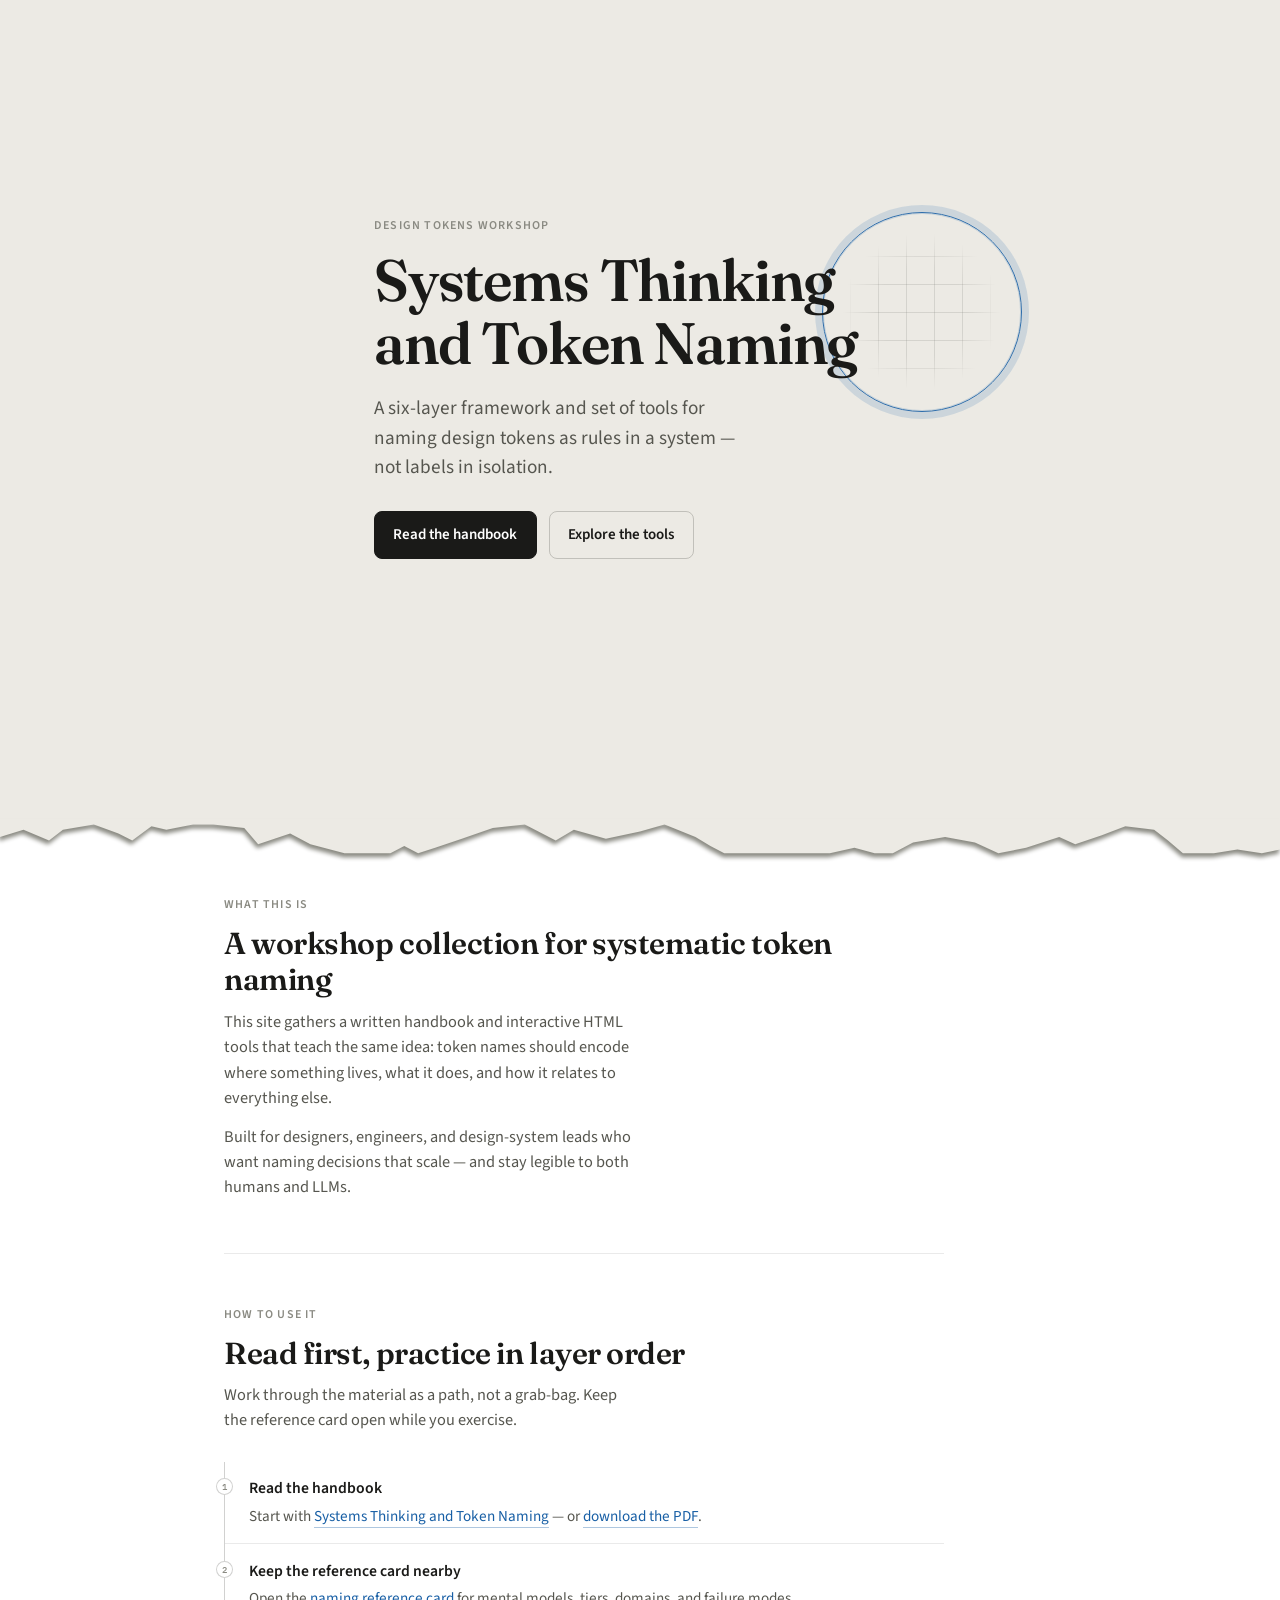
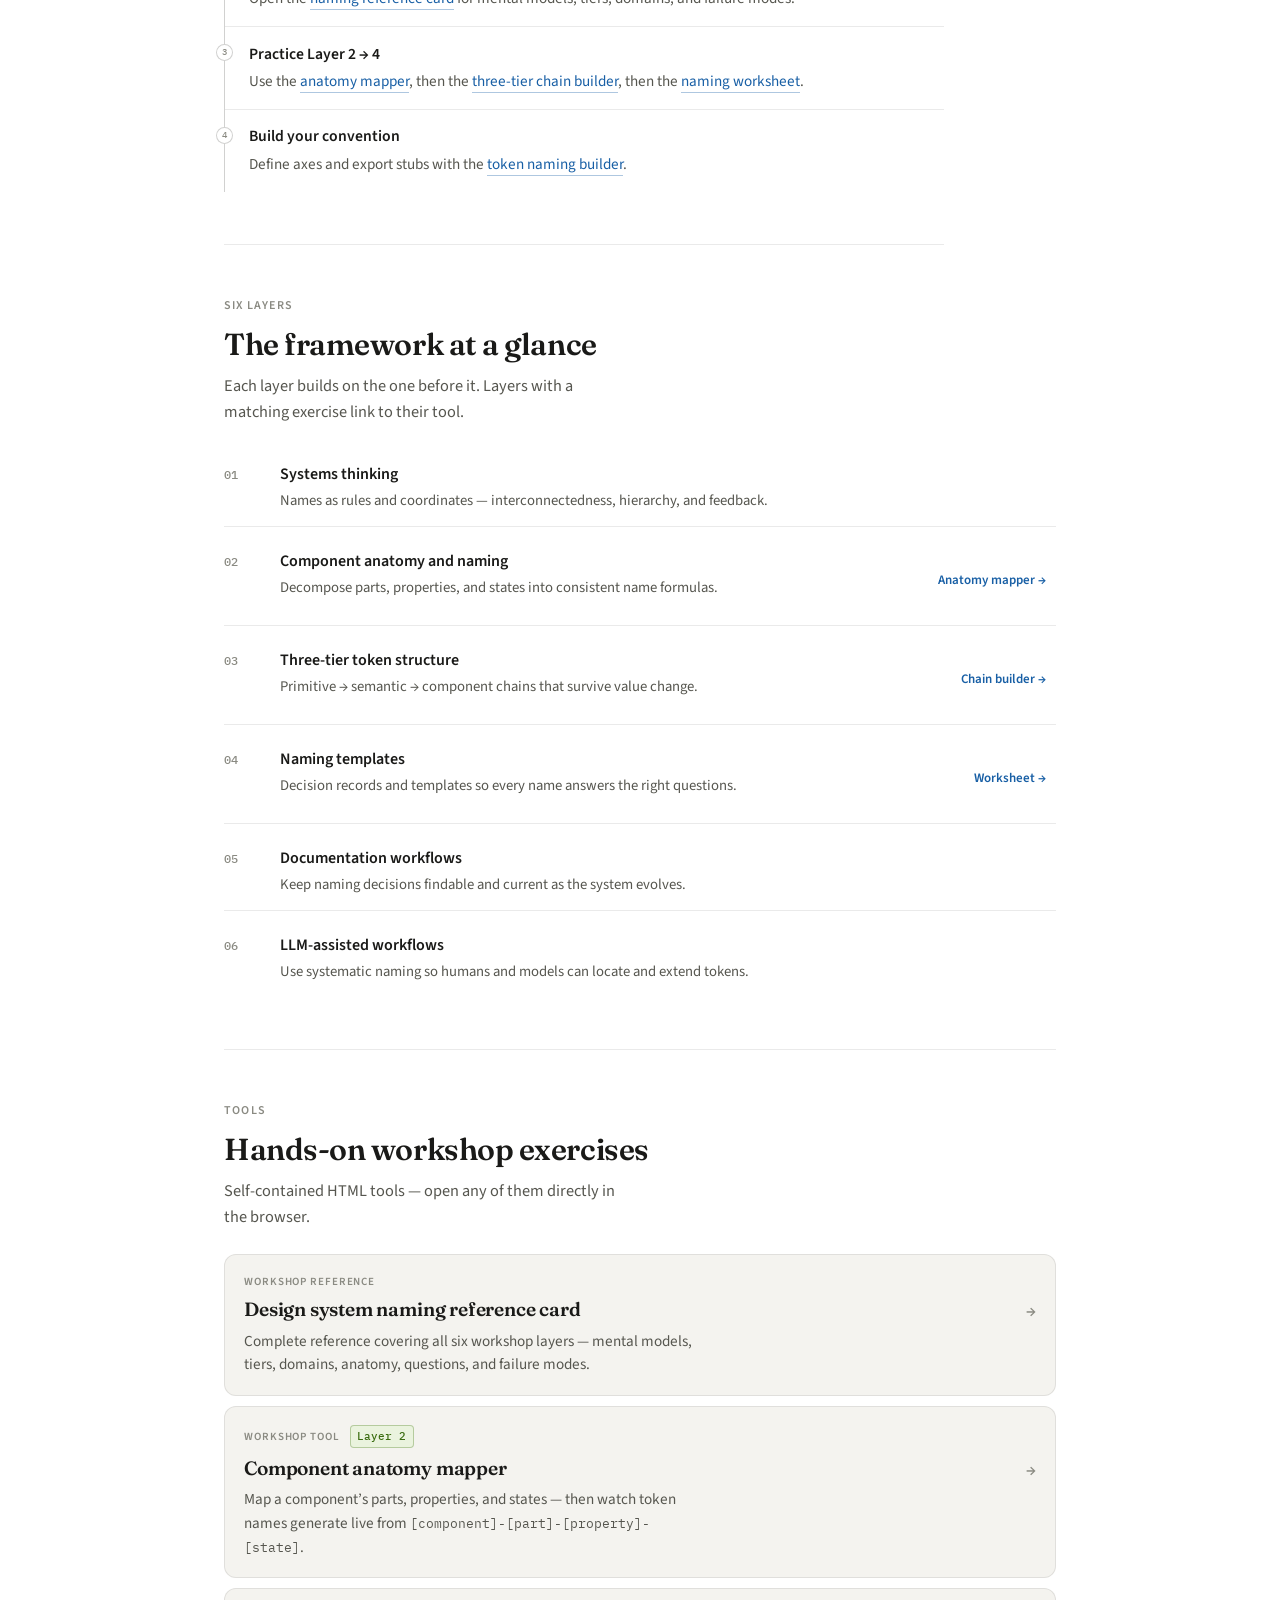
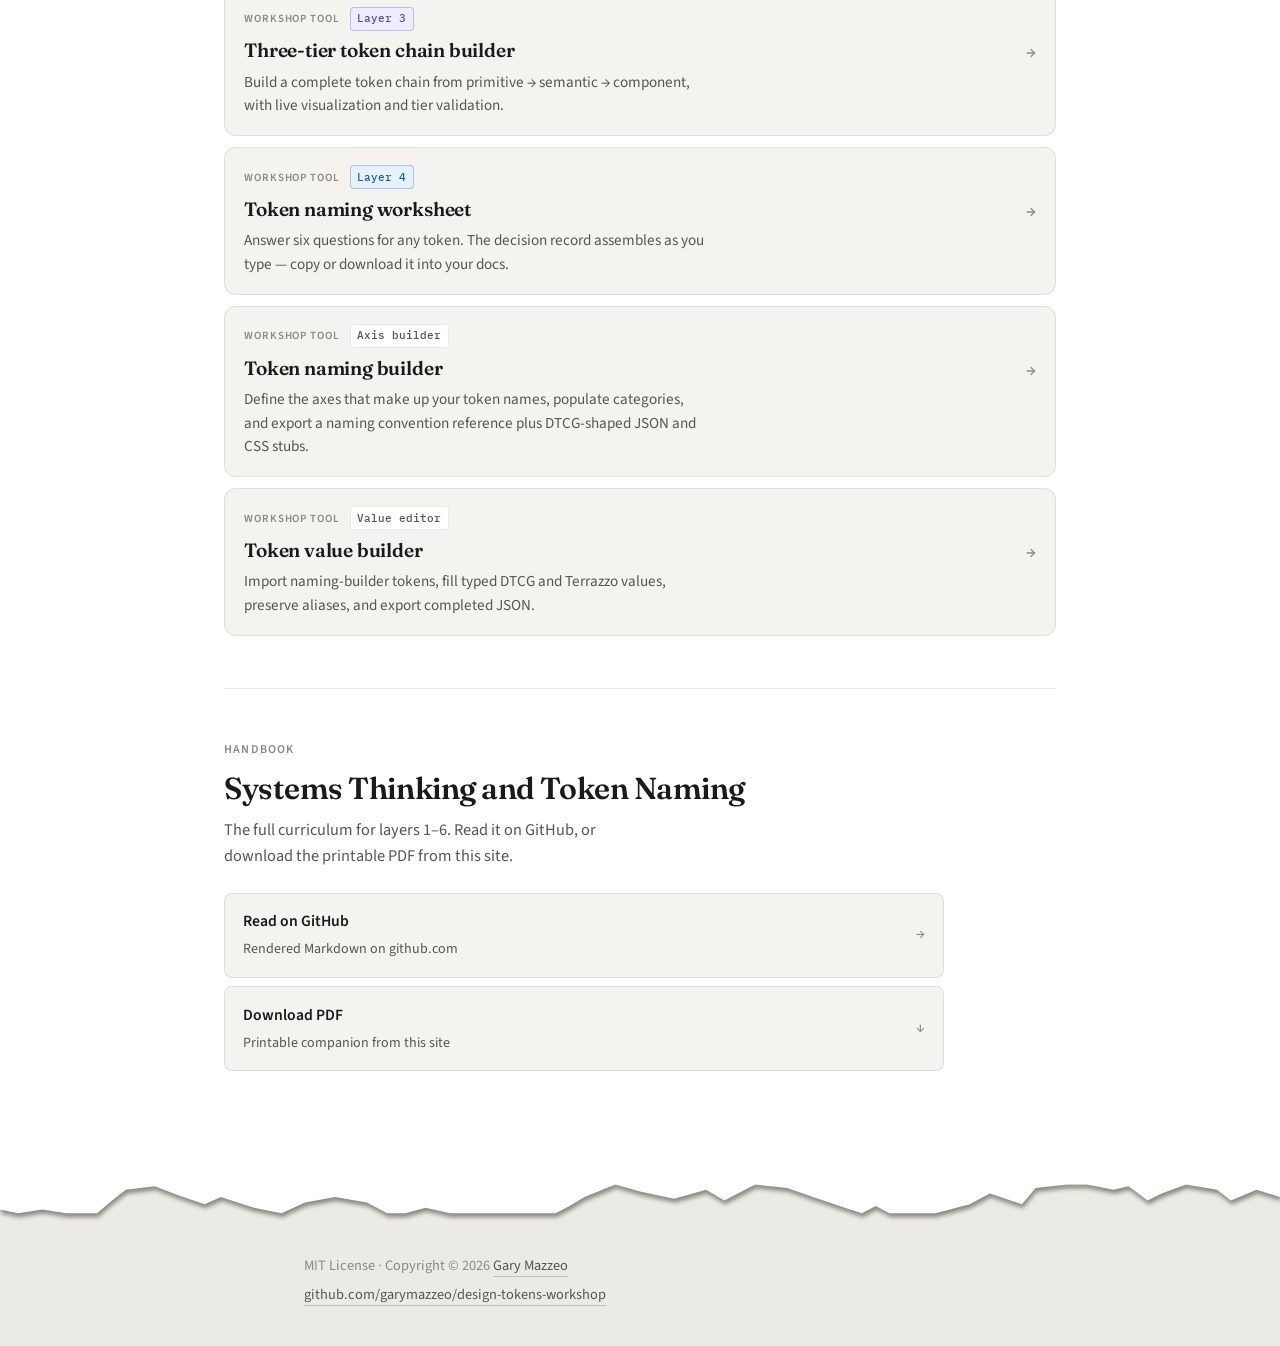
<file: index.html>
<!DOCTYPE html>
<html lang="en">
<head>
  <meta charset="UTF-8">
  <meta name="viewport" content="width=device-width, initial-scale=1.0">
  <title>Systems Thinking and Token Naming — Design Tokens Workshop</title>
  <meta name="description" content="A six-layer workshop on design-token naming: handbook, reference card, and interactive tools for systematic naming.">
  <link rel="preconnect" href="https://fonts.googleapis.com">
  <link rel="preconnect" href="https://fonts.gstatic.com" crossorigin>
  <link href="https://fonts.googleapis.com/css2?family=Fraunces:opsz,wght@9..144,500;9..144,600;9..144,700&family=Source+Sans+3:ital,wght@0,400;0,500;0,600;1,400&family=IBM+Plex+Mono:wght@400;500&display=swap" rel="stylesheet">
  <style>
    :root {
      --bg:         #ffffff;
      --bg-2:       #f4f3ef;
      --bg-3:       #eceae4;
      --bg-info:    #e6f1fb;
      --bg-success: #eaf3de;
      --tx:         #1a1a18;
      --tx-2:       #56564f;
      --tx-3:       #8a8a82;
      --tx-info:    #185fa5;
      --tx-success: #3b6d11;
      --bd-1:       rgba(26,26,24,.09);
      --bd-2:       rgba(26,26,24,.20);
      --bd-3:       rgba(26,26,24,.38);
      --t1:         #185fa5;
      --t1-bg:      #e6f1fb;
      --t1-bd:      rgba(24,95,165,.30);
      --t2:         #3b6d11;
      --t2-bg:      #eaf3de;
      --t2-bd:      rgba(59,109,11,.30);
      --t3:         #534ab7;
      --t3-bg:      #eeedfe;
      --t3-bd:      rgba(83,74,183,.30);
      --r:          8px;
      --r-lg:       12px;
      --display:    "Fraunces", Georgia, "Times New Roman", serif;
      --sans:       "Source Sans 3", "Segoe UI", Helvetica, Arial, sans-serif;
      --mono:       "IBM Plex Mono", "SF Mono", Consolas, monospace;
      --max:        720px;
      --wide:       880px;
      --tear-h:     36px;
    }

    @media (prefers-color-scheme: dark) {
      :root {
        --bg:         #1e1e1b;
        --bg-2:       #292926;
        --bg-3:       #323230;
        --bg-info:    #042c53;
        --bg-success: #173404;
        --tx:         #f0ede5;
        --tx-2:       #aeaba2;
        --tx-3:       #76736c;
        --tx-info:    #85b7eb;
        --tx-success: #97c459;
        --bd-1:       rgba(240,237,229,.09);
        --bd-2:       rgba(240,237,229,.20);
        --bd-3:       rgba(240,237,229,.38);
        --t1:         #85b7eb;
        --t1-bg:      #042c53;
        --t1-bd:      rgba(133,183,235,.30);
        --t2:         #97c459;
        --t2-bg:      #173404;
        --t2-bd:      rgba(151,196,89,.30);
        --t3:         #afa9ec;
        --t3-bg:      #1e1a4a;
        --t3-bd:      rgba(175,169,236,.30);
      }
    }

    *, *::before, *::after { box-sizing: border-box; margin: 0; padding: 0; }

    html { scroll-behavior: smooth; }

    body {
      font-family: var(--sans);
      background: var(--bg);
      color: var(--tx);
      line-height: 1.55;
      min-height: 100vh;
      font-size: 17px;
      -webkit-font-smoothing: antialiased;
    }

    .wrap {
      position: relative;
      z-index: 1;
      max-width: var(--wide);
      margin: 0 auto;
      padding: 0 1.5rem;
    }

    /* ── Motion ─────────────────────────────────────────── */
    @keyframes rise {
      from { opacity: 0; transform: translateY(14px); }
      to   { opacity: 1; transform: translateY(0); }
    }

    .rise {
      opacity: 0;
      animation: rise .7s cubic-bezier(.22,1,.36,1) forwards;
    }

    .rise-1 { animation-delay: .05s; }
    .rise-2 { animation-delay: .15s; }
    .rise-3 { animation-delay: .28s; }
    .rise-4 { animation-delay: .4s; }
    .rise-5 { animation-delay: .52s; }

    @media (prefers-reduced-motion: reduce) {
      .rise { opacity: 1; animation: none; }
      html { scroll-behavior: auto; }
    }

    /* ── Torn paper edges ───────────────────────────────── */
    .tear {
      position: absolute;
      left: 0;
      right: 0;
      height: var(--tear-h);
      line-height: 0;
      pointer-events: none;
      z-index: 2;
      color: var(--bg-3);
      filter: drop-shadow(-1px 4px 2px var(--tx-3));
    }

    .tear svg {
      display: block;
      width: 100%;
      height: 100%;
    }

    .tear-bottom {
      bottom: calc(var(--tear-h) * -1 + 1px);
    }

    .tear-top {
      top: 0;
      transform: scaleY(-1);
      rotate: 180deg;
      color: var(--bg);
    }

    /* ── Hero ───────────────────────────────────────────── */
    .hero {
      position: relative;
      background: var(--bg-3);
      min-height: min(100vh, 820px);
      display: flex;
      flex-direction: column;
      justify-content: center;
      padding: 3.5rem 0 calc(4rem + var(--tear-h));
      --mx: 72%;
      --my: 38%;
      --lens: clamp(120px, 22vw, 200px);
    }

    .hero-fx {
      position: absolute;
      inset: 0;
      pointer-events: none;
      z-index: 0;
      overflow: hidden;
    }

    .hero-grid {
      position: absolute;
      inset: 0;
      opacity: .55;
      background-image:
        linear-gradient(var(--bd-2) 1px, transparent 1px),
        linear-gradient(90deg, var(--bd-2) 1px, transparent 1px);
      background-size: 28px 28px;
      background-position: center;
      -webkit-mask-image: radial-gradient(
        circle calc(var(--lens) * .55) at var(--mx) var(--my),
        #000 0%,
        #000 42%,
        transparent 72%
      );
      mask-image: radial-gradient(
        circle calc(var(--lens) * .55) at var(--mx) var(--my),
        #000 0%,
        #000 42%,
        transparent 72%
      );
    }

    .hero-lens {
      position: absolute;
      width: var(--lens);
      height: var(--lens);
      left: var(--mx);
      top: var(--my);
      translate: -50% -50%;
      border: 1.5px solid var(--t1);
      border-radius: 50%;
      box-shadow:
        0 0 0 7px color-mix(in srgb, var(--t1) 16%, transparent),
        inset 0 0 0 1px color-mix(in srgb, var(--t1) 20%, transparent);
      opacity: .9;
    }

    .hero .wrap {
      position: relative;
      z-index: 1;
    }

    .eyebrow {
      font-size: 12px;
      font-weight: 600;
      letter-spacing: .1em;
      text-transform: uppercase;
      color: var(--tx-3);
      margin-bottom: .85rem;
    }

    .brand {
      font-family: var(--display);
      font-optical-sizing: auto;
      font-weight: 600;
      font-size: clamp(2.35rem, 6.2vw, 3.65rem);
      line-height: 1.08;
      letter-spacing: -0.02em;
      color: var(--tx);
      max-width: 14ch;
      margin-bottom: 1.15rem;
    }

    .lede {
      font-size: clamp(1.05rem, 2.2vw, 1.2rem);
      color: var(--tx-2);
      max-width: 38ch;
      line-height: 1.55;
      margin-bottom: 1.75rem;
    }

    .cta-row {
      display: flex;
      flex-wrap: wrap;
      gap: .65rem .75rem;
      align-items: center;
    }

    .btn {
      display: inline-flex;
      align-items: center;
      gap: .4rem;
      font-family: var(--sans);
      font-size: 15px;
      font-weight: 600;
      text-decoration: none;
      padding: .7rem 1.15rem;
      border-radius: var(--r);
      border: 0.5px solid transparent;
      transition: transform .18s ease, background .18s ease, border-color .18s ease, color .18s ease;
    }

    .btn:hover { transform: translateY(-1px); }
    .btn:active { transform: translateY(0); }

    .btn-primary {
      background: var(--tx);
      color: var(--bg);
      border-color: var(--tx);
    }

    .btn-primary:hover {
      background: transparent;
      color: var(--tx);
      border-color: var(--bd-3);
    }

    .btn-secondary {
      background: transparent;
      color: var(--tx);
      border-color: var(--bd-2);
    }

    .btn-secondary:hover {
      background: var(--bg);
      border-color: var(--bd-3);
    }

    /* ── Main ───────────────────────────────────────────── */
    .main {
      background: var(--bg);
      padding: 1.5rem 0 3.5rem;
      position: relative;
      z-index: 1;
    }

    section {
      padding: 3.25rem 0;
      border-bottom: 0.5px solid var(--bd-1);
      max-width: var(--max);
    }

    section.wide { max-width: var(--wide); }

    section:last-of-type { border-bottom: none; }

    .sec-label {
      font-size: 12px;
      font-weight: 600;
      letter-spacing: .1em;
      text-transform: uppercase;
      color: var(--tx-3);
      margin-bottom: .65rem;
    }

    .sec-title {
      font-family: var(--display);
      font-optical-sizing: auto;
      font-weight: 600;
      font-size: clamp(1.55rem, 3.2vw, 1.9rem);
      letter-spacing: -0.015em;
      line-height: 1.2;
      margin-bottom: .75rem;
    }

    .sec-body {
      color: var(--tx-2);
      font-size: 1.02rem;
      max-width: 52ch;
    }

    .sec-body + .sec-body { margin-top: .85rem; }

    /* How to use — numbered path */
    .path {
      list-style: none;
      margin-top: 1.75rem;
      display: flex;
      flex-direction: column;
      gap: 0;
      border-left: 0.5px solid var(--bd-2);
      padding-left: 0;
    }

    .path li {
      position: relative;
      padding: .9rem 0 .9rem 1.5rem;
      border-bottom: 0.5px solid var(--bd-1);
    }

    .path li:last-child { border-bottom: none; }

    .path li::before {
      content: attr(data-step);
      position: absolute;
      left: -0.55rem;
      top: 1.05rem;
      width: 1.05rem;
      height: 1.05rem;
      border-radius: 50%;
      background: var(--bg);
      border: 0.5px solid var(--bd-2);
      font-family: var(--mono);
      font-size: 9px;
      font-weight: 500;
      color: var(--tx-3);
      display: flex;
      align-items: center;
      justify-content: center;
    }

    .path strong {
      display: block;
      font-weight: 600;
      color: var(--tx);
      margin-bottom: .15rem;
      font-size: .98rem;
    }

    .path span {
      color: var(--tx-2);
      font-size: .95rem;
    }

    .path a {
      color: var(--tx-info);
      text-decoration: none;
      border-bottom: 0.5px solid color-mix(in srgb, var(--tx-info) 35%, transparent);
      transition: border-color .15s ease;
    }

    .path a:hover { border-bottom-color: var(--tx-info); }

    /* Layers */
    .layers {
      list-style: none;
      margin-top: 1.5rem;
      display: flex;
      flex-direction: column;
      gap: .55rem;
    }

    .layer {
      display: grid;
      grid-template-columns: 2.5rem 1fr auto;
      gap: .75rem 1rem;
      align-items: baseline;
      padding: .85rem 0;
      border-bottom: 0.5px solid var(--bd-1);
    }

    .layer:last-child { border-bottom: none; }

    .layer-num {
      font-family: var(--mono);
      font-size: 12px;
      font-weight: 500;
      color: var(--tx-3);
      letter-spacing: .02em;
    }

    .layer-name {
      font-weight: 600;
      color: var(--tx);
      font-size: 1rem;
    }

    .layer-desc {
      grid-column: 2;
      color: var(--tx-2);
      font-size: .92rem;
      margin-top: .15rem;
    }

    .layer-tool {
      grid-column: 3;
      grid-row: 1 / span 2;
      align-self: center;
      font-size: 13px;
      font-weight: 600;
      color: var(--tx-info);
      text-decoration: none;
      white-space: nowrap;
      padding: .35rem .55rem;
      border-radius: 6px;
      border: 0.5px solid transparent;
      transition: background .15s ease, border-color .15s ease;
    }

    .layer-tool:hover {
      background: var(--bg-info);
      border-color: var(--t1-bd);
    }

    @media (max-width: 560px) {
      .layer {
        grid-template-columns: 2.25rem 1fr;
      }
      .layer-tool {
        grid-column: 2;
        grid-row: auto;
        justify-self: start;
        margin-top: .35rem;
        padding-left: 0;
      }
      .layer-desc { grid-column: 2; }
    }

    /* Tools list */
    .tools {
      list-style: none;
      margin-top: 1.5rem;
      display: flex;
      flex-direction: column;
      gap: .65rem;
    }

    .tool {
      display: block;
      text-decoration: none;
      color: inherit;
      background: var(--bg-2);
      border: 0.5px solid var(--bd-1);
      border-radius: var(--r-lg);
      padding: 1.1rem 1.2rem;
      transition: border-color .18s ease, transform .18s ease, box-shadow .18s ease, background .18s ease;
    }

    .tool:hover {
      background: var(--bg);
      border-color: var(--bd-2);
      transform: translateY(-2px);
      box-shadow: 0 8px 24px rgba(26,26,24,.06);
    }

    @media (prefers-color-scheme: dark) {
      .tool:hover { box-shadow: 0 8px 24px rgba(0,0,0,.25); }
    }

    .tool-meta {
      display: flex;
      flex-wrap: wrap;
      align-items: center;
      gap: .45rem .65rem;
      margin-bottom: .35rem;
    }

    .tool-tag {
      font-size: 11px;
      font-weight: 600;
      letter-spacing: .08em;
      text-transform: uppercase;
      color: var(--tx-3);
    }

    .tool-layer {
      font-family: var(--mono);
      font-size: 11px;
      font-weight: 500;
      padding: .15rem .4rem;
      border-radius: 4px;
      background: var(--bg);
      color: var(--tx-2);
      border: 0.5px solid var(--bd-1);
    }

    .tool-layer.t2 { background: var(--t2-bg); color: var(--t2); border-color: var(--t2-bd); }
    .tool-layer.t3 { background: var(--t3-bg); color: var(--t3); border-color: var(--t3-bd); }
    .tool-layer.t1 { background: var(--t1-bg); color: var(--t1); border-color: var(--t1-bd); }

    .tool-title {
      font-family: var(--display);
      font-optical-sizing: auto;
      font-weight: 600;
      font-size: 1.2rem;
      letter-spacing: -0.01em;
      color: var(--tx);
      margin-bottom: .3rem;
      display: flex;
      align-items: baseline;
      justify-content: space-between;
      gap: 1rem;
    }

    .tool-arrow {
      font-family: var(--sans);
      font-size: 1rem;
      color: var(--tx-3);
      transition: transform .18s ease, color .18s ease;
      flex-shrink: 0;
    }

    .tool:hover .tool-arrow {
      color: var(--tx-info);
      transform: translateX(3px);
    }

    .tool-desc {
      color: var(--tx-2);
      font-size: .95rem;
      max-width: 58ch;
    }

    /* Handbook */
    .handbook-links {
      margin-top: 1.5rem;
      display: flex;
      flex-direction: column;
      gap: .55rem;
    }

    .handbook-link {
      display: flex;
      align-items: center;
      justify-content: space-between;
      gap: 1rem;
      text-decoration: none;
      color: var(--tx);
      padding: .95rem 1.1rem;
      background: var(--bg-2);
      border: 0.5px solid var(--bd-1);
      border-radius: var(--r);
      transition: border-color .15s ease, background .15s ease;
    }

    .handbook-link:hover {
      border-color: var(--bd-2);
      background: var(--bg);
    }

    .handbook-link strong {
      display: block;
      font-weight: 600;
      font-size: .98rem;
      margin-bottom: .1rem;
    }

    .handbook-link span {
      font-size: .88rem;
      color: var(--tx-2);
    }

    .handbook-link .arrow {
      color: var(--tx-3);
      font-weight: 500;
      flex-shrink: 0;
    }

    .handbook-link:hover .arrow { color: var(--tx-info); }

    /* ── Footer ─────────────────────────────────────────── */
    .site-footer {
      position: relative;
      background: var(--bg-3);
      padding: calc(2.5rem + var(--tear-h)) 0 2.5rem;
      color: var(--tx-3);
      font-size: .9rem;
      z-index: 0;
    }

    .site-footer .wrap {
      max-width: var(--max);
    }

    .site-footer a {
      color: var(--tx-2);
      text-decoration: none;
      border-bottom: 0.5px solid var(--bd-2);
    }

    .site-footer a:hover { color: var(--tx-info); border-bottom-color: var(--tx-info); }

    .site-footer p + p { margin-top: .4rem; }
  </style>
</head>
<body>
  <header class="hero" id="hero">
    <div class="hero-fx" aria-hidden="true">
      <div class="hero-grid" id="hero-grid"></div>
      <div class="hero-lens" id="hero-lens"></div>
    </div>
    <div class="wrap">
      <p class="eyebrow rise rise-1">Design Tokens Workshop</p>
      <h1 class="brand rise rise-2">Systems Thinking and Token Naming</h1>
      <p class="lede rise rise-3">A six-layer framework and set of tools for naming design tokens as rules in a system — not labels in isolation.</p>
      <div class="cta-row rise rise-4">
        <a class="btn btn-primary" href="https://github.com/garymazzeo/design-tokens-workshop/blob/main/handbook/Systems%20Thinking%20and%20Token%20Naming.md">Read the handbook</a>
        <a class="btn btn-secondary" href="#tools">Explore the tools</a>
      </div>
    </div>
    <div class="tear tear-bottom" aria-hidden="true">
      <svg viewBox="0 0 1200 40" preserveAspectRatio="none" xmlns="http://www.w3.org/2000/svg">
        <path fill="currentColor" d="M0 0 L0 20 L22 12 L46 24 L59 12 L88 6 L111 16 L124 24 L142 8 L156 12 L181 6 L200 6 L229 10 L242 28 L272 16 L291 28 L323 38 L336 38 L366 38 L379 30 L392 38 L408 32 L433 22 L462 10 L492 6 L521 24 L538 12 L568 22 L600 14 L623 6 L652 20 L666 30 L679 38 L697 38 L726 38 L748 38 L778 38 L801 32 L820 38 L837 38 L856 26 L886 20 L914 26 L936 38 L962 32 L993 20 L1008 28 L1033 18 L1055 8 L1082 12 L1095 24 L1109 38 L1138 38 L1160 34 L1183 38 L1200 34 L1200 0 Z"/>
      </svg>
    </div>
  </header>

  <main class="main">
    <div class="wrap">
      <section id="about" class="rise rise-5">
        <p class="sec-label">What this is</p>
        <h2 class="sec-title">A workshop collection for systematic token naming</h2>
        <p class="sec-body">This site gathers a written handbook and interactive HTML tools that teach the same idea: token names should encode where something lives, what it does, and how it relates to everything else.</p>
        <p class="sec-body">Built for designers, engineers, and design-system leads who want naming decisions that scale — and stay legible to both humans and LLMs.</p>
      </section>

      <section id="how">
        <p class="sec-label">How to use it</p>
        <h2 class="sec-title">Read first, practice in layer order</h2>
        <p class="sec-body">Work through the material as a path, not a grab-bag. Keep the reference card open while you exercise.</p>
        <ol class="path">
          <li data-step="1">
            <strong>Read the handbook</strong>
            <span>Start with <a href="https://github.com/garymazzeo/design-tokens-workshop/blob/main/handbook/Systems%20Thinking%20and%20Token%20Naming.md">Systems Thinking and Token Naming</a> — or <a href="handbook/Systems%20Thinking%20and%20Token%20Naming.pdf">download the PDF</a>.</span>
          </li>
          <li data-step="2">
            <strong>Keep the reference card nearby</strong>
            <span>Open the <a href="tools/design_system_naming_reference_card.html">naming reference card</a> for mental models, tiers, domains, and failure modes.</span>
          </li>
          <li data-step="3">
            <strong>Practice Layer 2 → 4</strong>
            <span>Use the <a href="tools/component-anatomy-mapper.html">anatomy mapper</a>, then the <a href="tools/three-tier-chain-builder.html">three-tier chain builder</a>, then the <a href="tools/token-naming-worksheet.html">naming worksheet</a>.</span>
          </li>
          <li data-step="4">
            <strong>Build your convention</strong>
            <span>Define axes and export stubs with the <a href="tools/token-naming-builder.html">token naming builder</a>.</span>
          </li>
        </ol>
      </section>

      <section id="layers" class="wide">
        <p class="sec-label">Six layers</p>
        <h2 class="sec-title">The framework at a glance</h2>
        <p class="sec-body">Each layer builds on the one before it. Layers with a matching exercise link to their tool.</p>
        <ul class="layers">
          <li class="layer">
            <span class="layer-num">01</span>
            <div>
              <p class="layer-name">Systems thinking</p>
              <p class="layer-desc">Names as rules and coordinates — interconnectedness, hierarchy, and feedback.</p>
            </div>
          </li>
          <li class="layer">
            <span class="layer-num">02</span>
            <div>
              <p class="layer-name">Component anatomy and naming</p>
              <p class="layer-desc">Decompose parts, properties, and states into consistent name formulas.</p>
            </div>
            <a class="layer-tool" href="tools/component-anatomy-mapper.html">Anatomy mapper →</a>
          </li>
          <li class="layer">
            <span class="layer-num">03</span>
            <div>
              <p class="layer-name">Three-tier token structure</p>
              <p class="layer-desc">Primitive → semantic → component chains that survive value change.</p>
            </div>
            <a class="layer-tool" href="tools/three-tier-chain-builder.html">Chain builder →</a>
          </li>
          <li class="layer">
            <span class="layer-num">04</span>
            <div>
              <p class="layer-name">Naming templates</p>
              <p class="layer-desc">Decision records and templates so every name answers the right questions.</p>
            </div>
            <a class="layer-tool" href="tools/token-naming-worksheet.html">Worksheet →</a>
          </li>
          <li class="layer">
            <span class="layer-num">05</span>
            <div>
              <p class="layer-name">Documentation workflows</p>
              <p class="layer-desc">Keep naming decisions findable and current as the system evolves.</p>
            </div>
          </li>
          <li class="layer">
            <span class="layer-num">06</span>
            <div>
              <p class="layer-name">LLM-assisted workflows</p>
              <p class="layer-desc">Use systematic naming so humans and models can locate and extend tokens.</p>
            </div>
          </li>
        </ul>
      </section>

      <section id="tools" class="wide">
        <p class="sec-label">Tools</p>
        <h2 class="sec-title">Hands-on workshop exercises</h2>
        <p class="sec-body">Self-contained HTML tools — open any of them directly in the browser.</p>
        <ul class="tools">
          <li>
            <a class="tool" href="tools/design_system_naming_reference_card.html">
              <div class="tool-meta">
                <span class="tool-tag">Workshop reference</span>
              </div>
              <div class="tool-title">
                Design system naming reference card
                <span class="tool-arrow" aria-hidden="true">→</span>
              </div>
              <p class="tool-desc">Complete reference covering all six workshop layers — mental models, tiers, domains, anatomy, questions, and failure modes.</p>
            </a>
          </li>
          <li>
            <a class="tool" href="tools/component-anatomy-mapper.html">
              <div class="tool-meta">
                <span class="tool-tag">Workshop tool</span>
                <span class="tool-layer t2">Layer 2</span>
              </div>
              <div class="tool-title">
                Component anatomy mapper
                <span class="tool-arrow" aria-hidden="true">→</span>
              </div>
              <p class="tool-desc">Map a component’s parts, properties, and states — then watch token names generate live from <span style="font-family:var(--mono);font-size:.88em">[component]-[part]-[property]-[state]</span>.</p>
            </a>
          </li>
          <li>
            <a class="tool" href="tools/three-tier-chain-builder.html">
              <div class="tool-meta">
                <span class="tool-tag">Workshop tool</span>
                <span class="tool-layer t3">Layer 3</span>
              </div>
              <div class="tool-title">
                Three-tier token chain builder
                <span class="tool-arrow" aria-hidden="true">→</span>
              </div>
              <p class="tool-desc">Build a complete token chain from primitive → semantic → component, with live visualization and tier validation.</p>
            </a>
          </li>
          <li>
            <a class="tool" href="tools/token-naming-worksheet.html">
              <div class="tool-meta">
                <span class="tool-tag">Workshop tool</span>
                <span class="tool-layer t1">Layer 4</span>
              </div>
              <div class="tool-title">
                Token naming worksheet
                <span class="tool-arrow" aria-hidden="true">→</span>
              </div>
              <p class="tool-desc">Answer six questions for any token. The decision record assembles as you type — copy or download it into your docs.</p>
            </a>
          </li>
          <li>
            <a class="tool" href="tools/token-naming-builder.html">
              <div class="tool-meta">
                <span class="tool-tag">Workshop tool</span>
                <span class="tool-layer">Axis builder</span>
              </div>
              <div class="tool-title">
                Token naming builder
                <span class="tool-arrow" aria-hidden="true">→</span>
              </div>
              <p class="tool-desc">Define the axes that make up your token names, populate categories, and export a naming convention reference plus DTCG-shaped JSON and CSS stubs.</p>
            </a>
          </li>
          <li>
            <a class="tool" href="tools/token-value-builder.html">
              <div class="tool-meta">
                <span class="tool-tag">Workshop tool</span>
                <span class="tool-layer">Value editor</span>
              </div>
              <div class="tool-title">
                Token value builder
                <span class="tool-arrow" aria-hidden="true">→</span>
              </div>
              <p class="tool-desc">Import naming-builder tokens, fill typed DTCG and Terrazzo values, preserve aliases, and export completed JSON.</p>
            </a>
          </li>
        </ul>
      </section>

      <section id="handbook">
        <p class="sec-label">Handbook</p>
        <h2 class="sec-title">Systems Thinking and Token Naming</h2>
        <p class="sec-body">The full curriculum for layers 1–6. Read it on GitHub, or download the printable PDF from this site.</p>
        <div class="handbook-links">
          <a class="handbook-link" href="https://github.com/garymazzeo/design-tokens-workshop/blob/main/handbook/Systems%20Thinking%20and%20Token%20Naming.md">
            <div>
              <strong>Read on GitHub</strong>
              <span>Rendered Markdown on github.com</span>
            </div>
            <span class="arrow" aria-hidden="true">→</span>
          </a>
          <a class="handbook-link" href="handbook/Systems%20Thinking%20and%20Token%20Naming.pdf">
            <div>
              <strong>Download PDF</strong>
              <span>Printable companion from this site</span>
            </div>
            <span class="arrow" aria-hidden="true">↓</span>
          </a>
        </div>
      </section>
    </div>
  </main>

  <footer class="site-footer">
    <div class="tear tear-top" aria-hidden="true">
      <svg viewBox="0 0 1200 40" preserveAspectRatio="none" xmlns="http://www.w3.org/2000/svg">
        <path fill="currentColor" d="M0 0 L0 20 L22 12 L46 24 L59 12 L88 6 L111 16 L124 24 L142 8 L156 12 L181 6 L200 6 L229 10 L242 28 L272 16 L291 28 L323 38 L336 38 L366 38 L379 30 L392 38 L408 32 L433 22 L462 10 L492 6 L521 24 L538 12 L568 22 L600 14 L623 6 L652 20 L666 30 L679 38 L697 38 L726 38 L748 38 L778 38 L801 32 L820 38 L837 38 L856 26 L886 20 L914 26 L936 38 L962 32 L993 20 L1008 28 L1033 18 L1055 8 L1082 12 L1095 24 L1109 38 L1138 38 L1160 34 L1183 38 L1200 34 L1200 0 Z"/>
      </svg>
    </div>
    <div class="wrap">
      <p>MIT License · Copyright © 2026 <a href="https://github.com/garymazzeo">Gary Mazzeo</a></p>
      <p><a href="https://github.com/garymazzeo/design-tokens-workshop">github.com/garymazzeo/design-tokens-workshop</a></p>
    </div>
  </footer>

  <script>
    (function () {
      var hero = document.getElementById("hero");
      if (!hero) return;

      var reduce = window.matchMedia("(prefers-reduced-motion: reduce)").matches;
      var rect = null;

      var targetX = 0.72;
      var targetY = 0.38;
      var curX = targetX;
      var curY = targetY;
      var restingX = 0.72;
      var restingY = 0.38;
      var hovering = false;
      var raf = 0;

      function measure() {
        rect = hero.getBoundingClientRect();
      }

      function setVars(x, y) {
        hero.style.setProperty("--mx", (x * 100).toFixed(2) + "%");
        hero.style.setProperty("--my", (y * 100).toFixed(2) + "%");
      }

      function tick() {
        var ease = hovering ? 0.085 : 0.045;
        curX += (targetX - curX) * ease;
        curY += (targetY - curY) * ease;
        setVars(curX, curY);

        var dx = targetX - curX;
        var dy = targetY - curY;
        if (Math.abs(dx) > 0.0004 || Math.abs(dy) > 0.0004) {
          raf = requestAnimationFrame(tick);
        } else {
          curX = targetX;
          curY = targetY;
          setVars(curX, curY);
          raf = 0;
        }
      }

      function kick() {
        if (reduce) return;
        if (!raf) raf = requestAnimationFrame(tick);
      }

      function onMove(e) {
        if (reduce) return;
        if (!rect) measure();
        var x = (e.clientX - rect.left) / rect.width;
        var y = (e.clientY - rect.top) / rect.height;
        targetX = Math.min(1, Math.max(0, x));
        targetY = Math.min(1, Math.max(0, y));
        hovering = true;
        kick();
      }

      function onLeave() {
        hovering = false;
        targetX = restingX;
        targetY = restingY;
        kick();
      }

      measure();
      setVars(curX, curY);

      if (!reduce) {
        hero.addEventListener("pointermove", onMove);
        hero.addEventListener("pointerleave", onLeave);
        window.addEventListener("resize", measure);
      }
    })();
  </script>
</body>
</html>
</file>
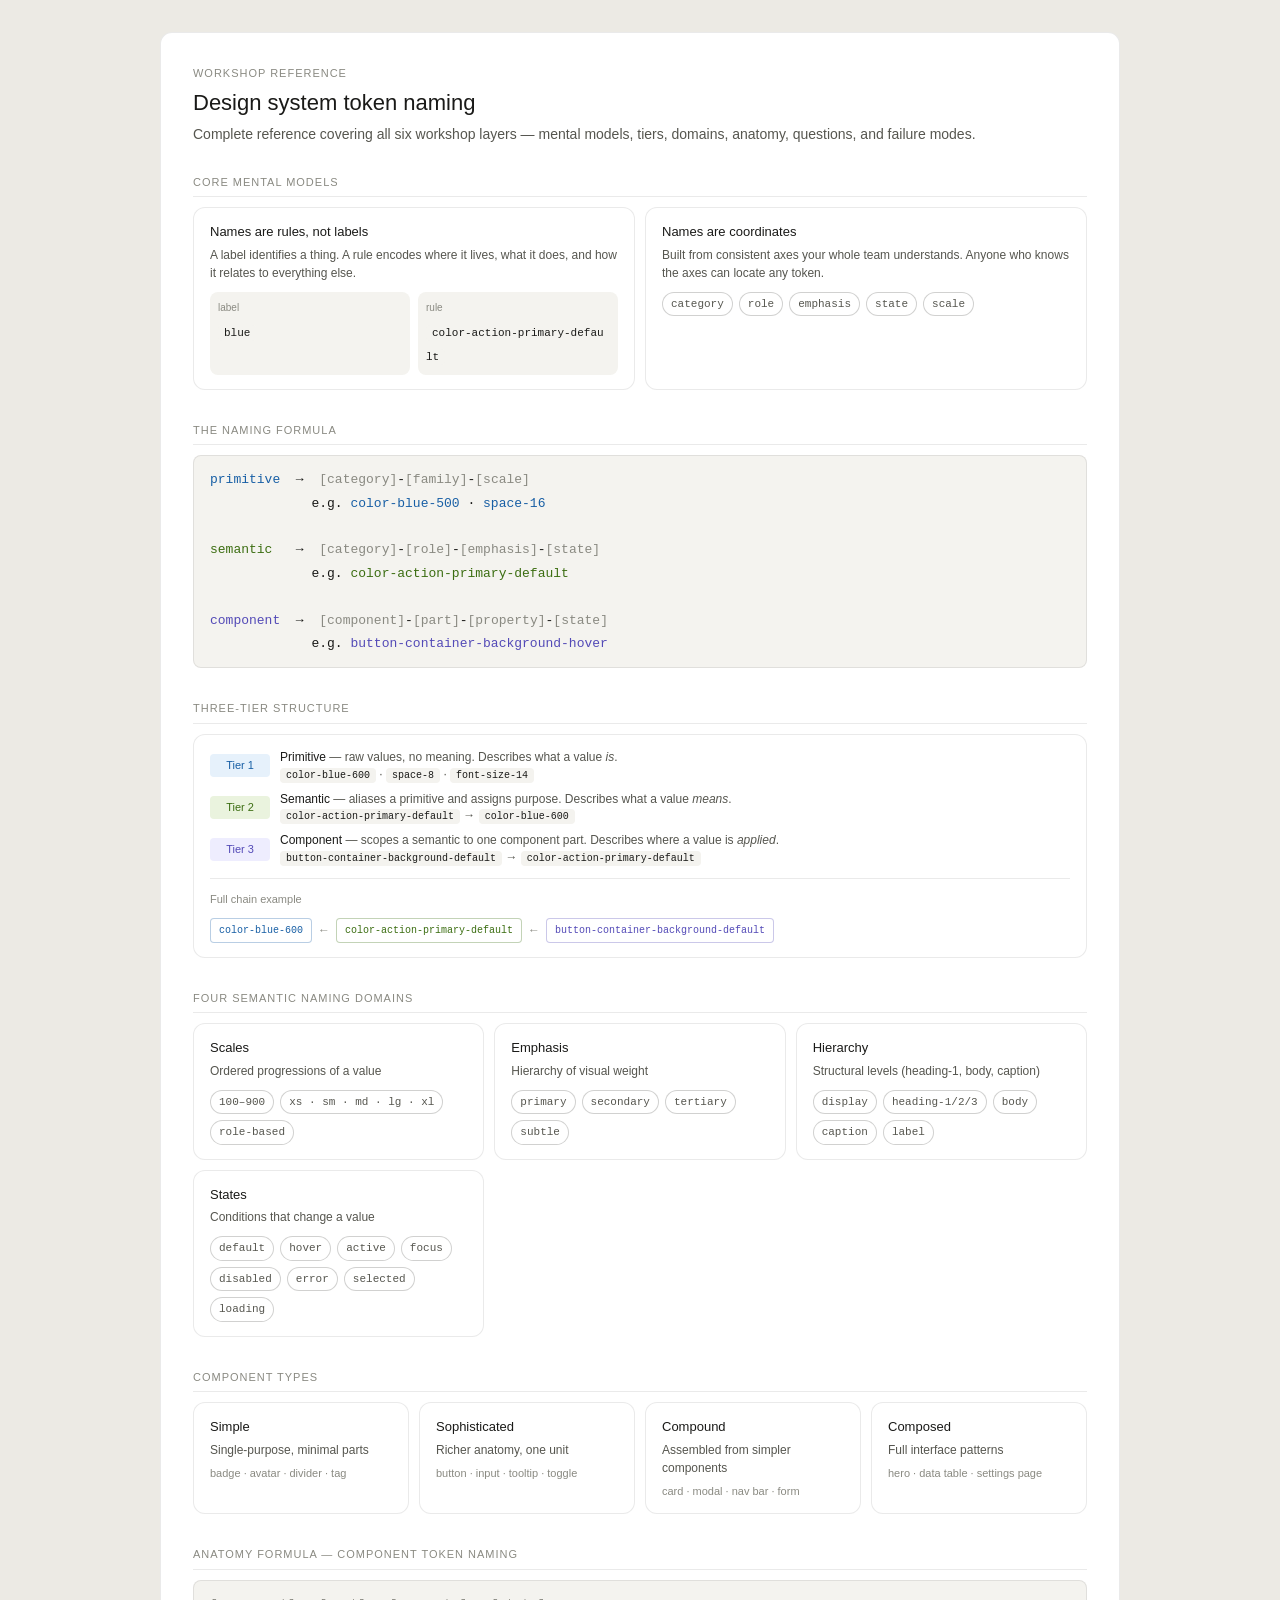
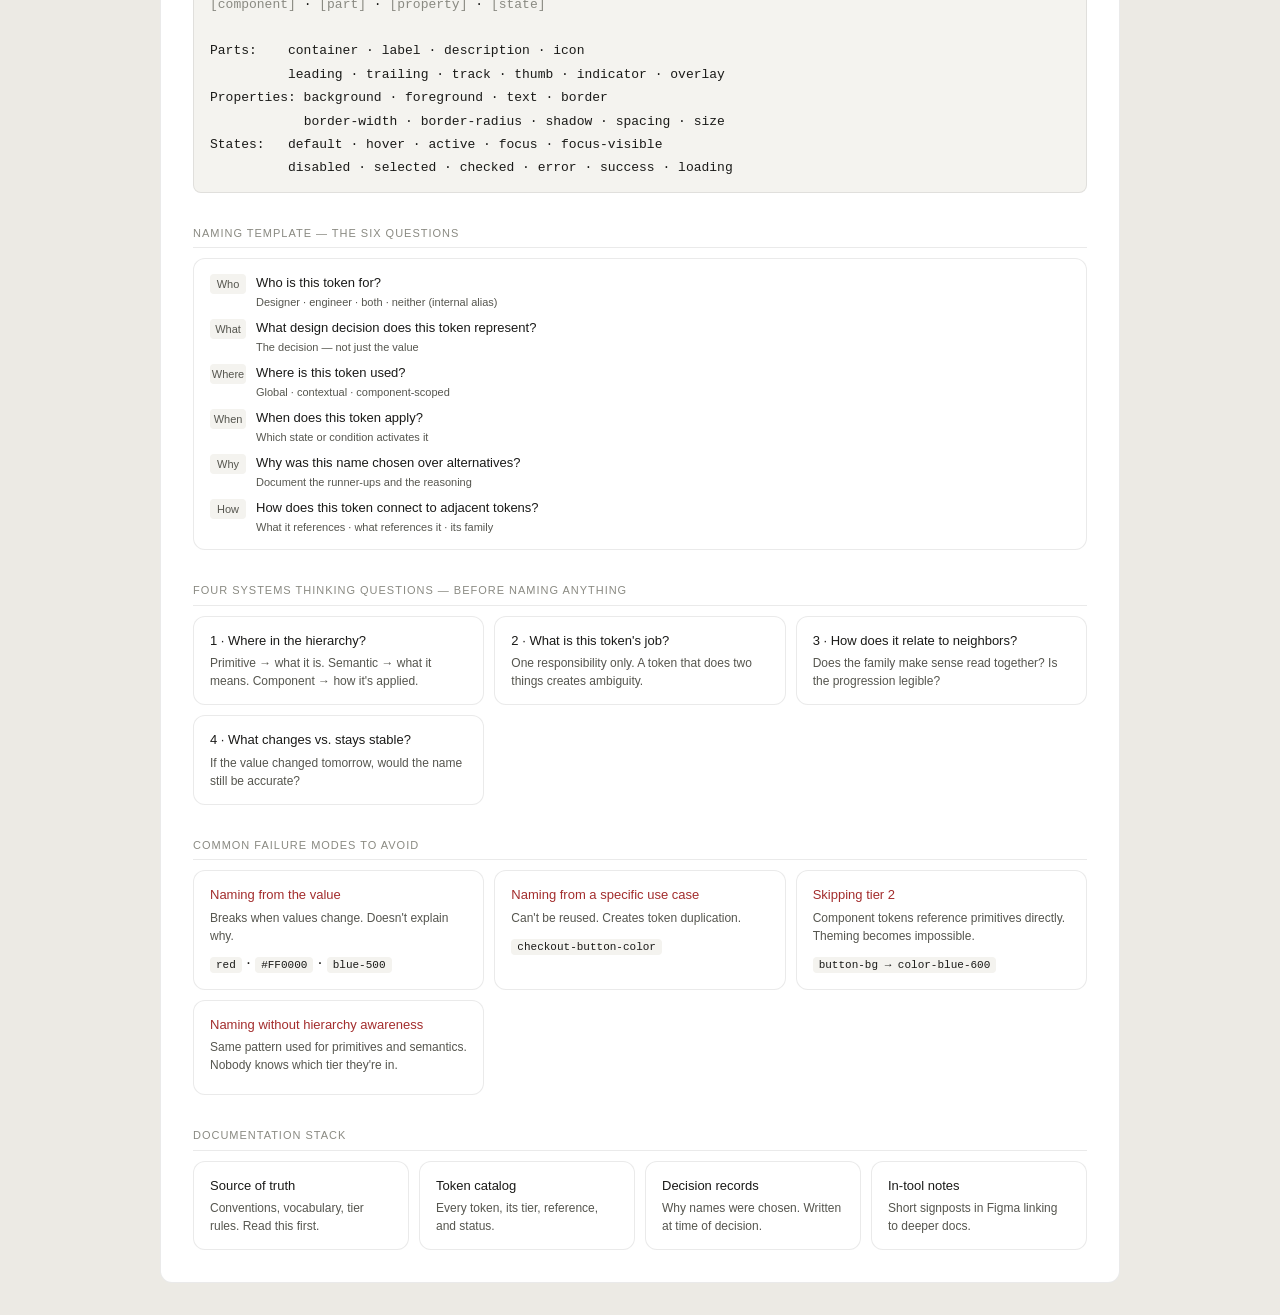
<file: tools/design_system_naming_reference_card.html>
<!DOCTYPE html>
<html lang="en">
<head>
  <meta charset="UTF-8">
  <meta name="viewport" content="width=device-width, initial-scale=1.0">
  <title>Design System Naming Reference Card — Design System Workshop</title>
  <style>
    /* ── Design tokens: light ──────────────────────────── */
    :root {
      --bg:         #ffffff;
      --bg-2:       #f4f3ef;
      --bg-3:       #eceae4;
      --bg-info:    #e6f1fb;
      --bg-success: #eaf3de;
      --bg-danger:  #fcebeb;
      --tx:         #1a1a18;
      --tx-2:       #56564f;
      --tx-3:       #8a8a82;
      --tx-info:    #185fa5;
      --tx-success: #3b6d11;
      --tx-danger:  #a32d2d;
      --bd-1:       rgba(26,26,24,.09);
      --bd-2:       rgba(26,26,24,.20);
      --bd-3:       rgba(26,26,24,.38);
      --t1:         #185fa5;
      --t1-bg:      #e6f1fb;
      --t1-bd:      rgba(24,95,165,.30);
      --t2:         #3b6d11;
      --t2-bg:      #eaf3de;
      --t2-bd:      rgba(59,109,17,.30);
      --t3:         #534ab7;
      --t3-bg:      #eeedfe;
      --t3-bd:      rgba(83,74,183,.30);
      --r:          8px;
      --r-lg:       12px;
      --sans: -apple-system, BlinkMacSystemFont, 'Segoe UI', Helvetica, Arial, sans-serif;
      --mono: 'SF Mono','Cascadia Code','Fira Code',Consolas,'Liberation Mono',monospace;
    }

    /* ── Design tokens: dark ───────────────────────────── */
    @media (prefers-color-scheme: dark) {
      :root {
        --bg:         #1e1e1b;
        --bg-2:       #292926;
        --bg-3:       #323230;
        --bg-info:    #042c53;
        --bg-success: #173404;
        --bg-danger:  #501313;
        --tx:         #f0ede5;
        --tx-2:       #aeaba2;
        --tx-3:       #76736c;
        --tx-info:    #85b7eb;
        --tx-success: #97c459;
        --tx-danger:  #f09595;
        --bd-1:       rgba(240,237,229,.09);
        --bd-2:       rgba(240,237,229,.20);
        --bd-3:       rgba(240,237,229,.38);
        --t1:         #85b7eb;
        --t1-bg:      #042c53;
        --t1-bd:      rgba(133,183,235,.30);
        --t2:         #97c459;
        --t2-bg:      #173404;
        --t2-bd:      rgba(151,196,89,.30);
        --t3:         #afa9ec;
        --t3-bg:      #1e1a4a;
        --t3-bd:      rgba(175,169,236,.30);
      }
    }

    /* ── Reset ─────────────────────────────────────────── */
    *, *::before, *::after { box-sizing: border-box; margin: 0; padding: 0; }

    body {
      font-family: var(--sans);
      background: var(--bg-3);
      color: var(--tx);
      min-height: 100vh;
      padding: 2rem 1.5rem;
      line-height: 1.5;
    }

    /* ── Page chrome ───────────────────────────────────── */
    .page {
      max-width: 960px;
      margin: 0 auto;
      background: var(--bg);
      border: 0.5px solid var(--bd-1);
      border-radius: var(--r-lg);
      padding: 2rem;
    }

    .hdr       { margin-bottom: 1.75rem; }
    .hdr-eye   { font-size: 11px; font-weight: 500; letter-spacing: .09em; text-transform: uppercase; color: var(--tx-3); margin-bottom: 4px; }
    .hdr-h1    { font-size: 22px; font-weight: 500; margin-bottom: .3rem; }
    .hdr-desc  { font-size: 14px; color: var(--tx-2); line-height: 1.6; }

    /* ── Sections ──────────────────────────────────────── */
    .section { margin-bottom: 2rem; }
    .section:last-child { margin-bottom: 0; }
    .section-label {
      font-size: 11px;
      font-weight: 500;
      letter-spacing: .09em;
      text-transform: uppercase;
      color: var(--tx-3);
      margin: 0 0 10px;
      padding-bottom: 6px;
      border-bottom: 0.5px solid var(--bd-1);
    }

    .grid-2 { display: grid; grid-template-columns: repeat(auto-fit, minmax(280px, 1fr)); gap: 10px; }
    .grid-3 { display: grid; grid-template-columns: repeat(auto-fit, minmax(180px, 1fr)); gap: 10px; }
    .grid-4 { display: grid; grid-template-columns: repeat(auto-fit, minmax(140px, 1fr)); gap: 10px; }

    .card {
      background: var(--bg);
      border: 0.5px solid var(--bd-1);
      border-radius: var(--r-lg);
      padding: 14px 16px;
    }
    .card-title { font-size: 13px; font-weight: 500; color: var(--tx); margin: 0 0 4px; }
    .card-sub { font-size: 12px; color: var(--tx-2); margin: 0 0 10px; line-height: 1.5; }
    .card-title.danger { color: var(--tx-danger); }

    .tag {
      display: inline-block;
      font-size: 11px;
      font-weight: 500;
      padding: 2px 8px;
      border-radius: 4px;
      margin: 2px 2px 2px 0;
    }
    .tag-t1 { background: var(--t1-bg); color: var(--t1); }
    .tag-t2 { background: var(--t2-bg); color: var(--t2); }
    .tag-t3 { background: var(--t3-bg); color: var(--t3); }
    .tag-gray { background: var(--bg-2); color: var(--tx-2); }

    code {
      font-family: var(--mono);
      font-size: 11px;
      background: var(--bg-2);
      padding: 2px 6px;
      border-radius: 4px;
      color: var(--tx);
    }

    .formula {
      font-family: var(--mono);
      font-size: 13px;
      background: var(--bg-2);
      border: 0.5px solid var(--bd-1);
      border-radius: var(--r);
      padding: 12px 16px;
      color: var(--tx);
      margin: 0;
      line-height: 1.8;
      overflow-x: auto;
      white-space: pre-wrap;
    }
    .formula span.dim { color: var(--tx-3); }
    .formula span.t1 { color: var(--t1); }
    .formula span.t2 { color: var(--t2); }
    .formula span.t3 { color: var(--t3); }

    .pill-row { display: flex; flex-wrap: wrap; gap: 6px; margin-top: 8px; }
    .pill {
      font-size: 11px;
      font-family: var(--mono);
      padding: 3px 8px;
      border-radius: 20px;
      border: 0.5px solid var(--bd-2);
      color: var(--tx-2);
      background: var(--bg);
    }

    .q-row { display: flex; gap: 10px; align-items: flex-start; margin-bottom: 8px; }
    .q-row:last-child { margin-bottom: 0; }
    .q-num {
      font-size: 11px;
      font-weight: 500;
      min-width: 36px;
      height: 20px;
      display: flex;
      align-items: center;
      justify-content: center;
      border-radius: 4px;
      background: var(--bg-2);
      color: var(--tx-2);
      flex-shrink: 0;
      margin-top: 1px;
    }
    .q-body { font-size: 13px; color: var(--tx); line-height: 1.5; }
    .q-body span { font-size: 11px; color: var(--tx-2); display: block; margin-top: 1px; }

    .tier-row { display: flex; align-items: center; gap: 10px; margin-bottom: 8px; }
    .tier-row:last-of-type { margin-bottom: 0; }
    .tier-badge {
      font-size: 11px;
      font-weight: 500;
      padding: 3px 10px;
      border-radius: 4px;
      min-width: 60px;
      text-align: center;
      flex-shrink: 0;
    }
    .tier-desc { font-size: 12px; color: var(--tx-2); line-height: 1.4; }
    .tier-desc strong { font-weight: 500; color: var(--tx); }
    .tier-desc code { font-size: 10px; }

    .chain { display: flex; align-items: center; gap: 6px; flex-wrap: wrap; margin-top: 10px; }
    .chain-box {
      font-family: var(--mono);
      font-size: 10px;
      padding: 4px 8px;
      border-radius: 4px;
      border: 0.5px solid var(--bd-1);
      background: var(--bg);
      color: var(--tx);
    }
    .chain-box.t1 { border-color: var(--t1-bd); color: var(--t1); }
    .chain-box.t2 { border-color: var(--t2-bd); color: var(--t2); }
    .chain-box.t3 { border-color: var(--t3-bd); color: var(--t3); }
    .chain-arrow { color: var(--tx-3); font-size: 12px; }

    .compare {
      display: flex;
      gap: 8px;
      flex-wrap: wrap;
    }
    .compare-cell {
      flex: 1;
      min-width: 100px;
      padding: 8px;
      background: var(--bg-2);
      border-radius: var(--r);
    }
    .compare-label {
      font-size: 10px;
      color: var(--tx-3);
      margin: 0 0 4px;
    }

    .muted { font-size: 11px; color: var(--tx-3); margin: 0; }
    .chain-foot {
      margin-top: 12px;
      padding-top: 12px;
      border-top: 0.5px solid var(--bd-1);
    }
  </style>
</head>
<body>
  <div class="page">
    <header class="hdr">
      <p class="hdr-eye">Workshop reference</p>
      <h1 class="hdr-h1">Design system token naming</h1>
      <p class="hdr-desc">Complete reference covering all six workshop layers — mental models, tiers, domains, anatomy, questions, and failure modes.</p>
    </header>

    <div class="section">
      <p class="section-label">Core mental models</p>
      <div class="grid-2">
        <div class="card">
          <p class="card-title">Names are rules, not labels</p>
          <p class="card-sub">A label identifies a thing. A rule encodes where it lives, what it does, and how it relates to everything else.</p>
          <div class="compare">
            <div class="compare-cell">
              <p class="compare-label">label</p>
              <code>blue</code>
            </div>
            <div class="compare-cell">
              <p class="compare-label">rule</p>
              <code style="word-break:break-all;">color-action-primary-default</code>
            </div>
          </div>
        </div>
        <div class="card">
          <p class="card-title">Names are coordinates</p>
          <p class="card-sub">Built from consistent axes your whole team understands. Anyone who knows the axes can locate any token.</p>
          <div class="pill-row">
            <span class="pill">category</span>
            <span class="pill">role</span>
            <span class="pill">emphasis</span>
            <span class="pill">state</span>
            <span class="pill">scale</span>
          </div>
        </div>
      </div>
    </div>

    <div class="section">
      <p class="section-label">The naming formula</p>
      <pre class="formula"><span class="t1">primitive</span>  →  <span class="dim">[category]</span>-<span class="dim">[family]</span>-<span class="dim">[scale]</span>
             e.g. <span class="t1">color-blue-500</span> · <span class="t1">space-16</span>

<span class="t2">semantic</span>   →  <span class="dim">[category]</span>-<span class="dim">[role]</span>-<span class="dim">[emphasis]</span>-<span class="dim">[state]</span>
             e.g. <span class="t2">color-action-primary-default</span>

<span class="t3">component</span>  →  <span class="dim">[component]</span>-<span class="dim">[part]</span>-<span class="dim">[property]</span>-<span class="dim">[state]</span>
             e.g. <span class="t3">button-container-background-hover</span></pre>
    </div>

    <div class="section">
      <p class="section-label">Three-tier structure</p>
      <div class="card" style="margin-bottom:10px;">
        <div class="tier-row">
          <span class="tier-badge tag-t1">Tier 1</span>
          <div class="tier-desc"><strong>Primitive</strong> — raw values, no meaning. Describes what a value <em>is</em>.<br><code>color-blue-600</code> · <code>space-8</code> · <code>font-size-14</code></div>
        </div>
        <div class="tier-row">
          <span class="tier-badge tag-t2">Tier 2</span>
          <div class="tier-desc"><strong>Semantic</strong> — aliases a primitive and assigns purpose. Describes what a value <em>means</em>.<br><code>color-action-primary-default</code> → <code>color-blue-600</code></div>
        </div>
        <div class="tier-row">
          <span class="tier-badge tag-t3">Tier 3</span>
          <div class="tier-desc"><strong>Component</strong> — scopes a semantic to one component part. Describes where a value is <em>applied</em>.<br><code>button-container-background-default</code> → <code>color-action-primary-default</code></div>
        </div>
        <div class="chain-foot">
          <p class="muted" style="margin-bottom:6px;">Full chain example</p>
          <div class="chain">
            <span class="chain-box t1">color-blue-600</span>
            <span class="chain-arrow">←</span>
            <span class="chain-box t2">color-action-primary-default</span>
            <span class="chain-arrow">←</span>
            <span class="chain-box t3">button-container-background-default</span>
          </div>
        </div>
      </div>
    </div>

    <div class="section">
      <p class="section-label">Four semantic naming domains</p>
      <div class="grid-2">
        <div class="card">
          <p class="card-title">Scales</p>
          <p class="card-sub">Ordered progressions of a value</p>
          <div class="pill-row">
            <span class="pill">100–900</span>
            <span class="pill">xs · sm · md · lg · xl</span>
            <span class="pill">role-based</span>
          </div>
        </div>
        <div class="card">
          <p class="card-title">Emphasis</p>
          <p class="card-sub">Hierarchy of visual weight</p>
          <div class="pill-row">
            <span class="pill">primary</span>
            <span class="pill">secondary</span>
            <span class="pill">tertiary</span>
            <span class="pill">subtle</span>
          </div>
        </div>
        <div class="card">
          <p class="card-title">Hierarchy</p>
          <p class="card-sub">Structural levels (heading-1, body, caption)</p>
          <div class="pill-row">
            <span class="pill">display</span>
            <span class="pill">heading-1/2/3</span>
            <span class="pill">body</span>
            <span class="pill">caption</span>
            <span class="pill">label</span>
          </div>
        </div>
        <div class="card">
          <p class="card-title">States</p>
          <p class="card-sub">Conditions that change a value</p>
          <div class="pill-row">
            <span class="pill">default</span>
            <span class="pill">hover</span>
            <span class="pill">active</span>
            <span class="pill">focus</span>
            <span class="pill">disabled</span>
            <span class="pill">error</span>
            <span class="pill">selected</span>
            <span class="pill">loading</span>
          </div>
        </div>
      </div>
    </div>

    <div class="section">
      <p class="section-label">Component types</p>
      <div class="grid-4">
        <div class="card">
          <p class="card-title">Simple</p>
          <p class="card-sub" style="margin-bottom:6px;">Single-purpose, minimal parts</p>
          <p class="muted">badge · avatar · divider · tag</p>
        </div>
        <div class="card">
          <p class="card-title">Sophisticated</p>
          <p class="card-sub" style="margin-bottom:6px;">Richer anatomy, one unit</p>
          <p class="muted">button · input · tooltip · toggle</p>
        </div>
        <div class="card">
          <p class="card-title">Compound</p>
          <p class="card-sub" style="margin-bottom:6px;">Assembled from simpler components</p>
          <p class="muted">card · modal · nav bar · form</p>
        </div>
        <div class="card">
          <p class="card-title">Composed</p>
          <p class="card-sub" style="margin-bottom:6px;">Full interface patterns</p>
          <p class="muted">hero · data table · settings page</p>
        </div>
      </div>
    </div>

    <div class="section">
      <p class="section-label">Anatomy formula — component token naming</p>
      <pre class="formula"><span class="dim">[component]</span> · <span class="dim">[part]</span> · <span class="dim">[property]</span> · <span class="dim">[state]</span>

Parts:    container · label · description · icon
          leading · trailing · track · thumb · indicator · overlay
Properties: background · foreground · text · border
            border-width · border-radius · shadow · spacing · size
States:   default · hover · active · focus · focus-visible
          disabled · selected · checked · error · success · loading</pre>
    </div>

    <div class="section">
      <p class="section-label">Naming template — the six questions</p>
      <div class="card">
        <div class="q-row">
          <span class="q-num">Who</span>
          <div class="q-body">Who is this token for?<span>Designer · engineer · both · neither (internal alias)</span></div>
        </div>
        <div class="q-row">
          <span class="q-num">What</span>
          <div class="q-body">What design decision does this token represent?<span>The decision — not just the value</span></div>
        </div>
        <div class="q-row">
          <span class="q-num">Where</span>
          <div class="q-body">Where is this token used?<span>Global · contextual · component-scoped</span></div>
        </div>
        <div class="q-row">
          <span class="q-num">When</span>
          <div class="q-body">When does this token apply?<span>Which state or condition activates it</span></div>
        </div>
        <div class="q-row">
          <span class="q-num">Why</span>
          <div class="q-body">Why was this name chosen over alternatives?<span>Document the runner-ups and the reasoning</span></div>
        </div>
        <div class="q-row">
          <span class="q-num">How</span>
          <div class="q-body">How does this token connect to adjacent tokens?<span>What it references · what references it · its family</span></div>
        </div>
      </div>
    </div>

    <div class="section">
      <p class="section-label">Four systems thinking questions — before naming anything</p>
      <div class="grid-2">
        <div class="card">
          <p class="card-title">1 · Where in the hierarchy?</p>
          <p class="card-sub" style="margin:0;">Primitive → what it is. Semantic → what it means. Component → how it's applied.</p>
        </div>
        <div class="card">
          <p class="card-title">2 · What is this token's job?</p>
          <p class="card-sub" style="margin:0;">One responsibility only. A token that does two things creates ambiguity.</p>
        </div>
        <div class="card">
          <p class="card-title">3 · How does it relate to neighbors?</p>
          <p class="card-sub" style="margin:0;">Does the family make sense read together? Is the progression legible?</p>
        </div>
        <div class="card">
          <p class="card-title">4 · What changes vs. stays stable?</p>
          <p class="card-sub" style="margin:0;">If the value changed tomorrow, would the name still be accurate?</p>
        </div>
      </div>
    </div>

    <div class="section">
      <p class="section-label">Common failure modes to avoid</p>
      <div class="grid-2">
        <div class="card">
          <p class="card-title danger">Naming from the value</p>
          <p class="card-sub" style="margin-bottom:6px;">Breaks when values change. Doesn't explain why.</p>
          <code>red</code> · <code>#FF0000</code> · <code>blue-500</code>
        </div>
        <div class="card">
          <p class="card-title danger">Naming from a specific use case</p>
          <p class="card-sub" style="margin-bottom:6px;">Can't be reused. Creates token duplication.</p>
          <code>checkout-button-color</code>
        </div>
        <div class="card">
          <p class="card-title danger">Skipping tier 2</p>
          <p class="card-sub" style="margin-bottom:6px;">Component tokens reference primitives directly. Theming becomes impossible.</p>
          <code>button-bg → color-blue-600</code>
        </div>
        <div class="card">
          <p class="card-title danger">Naming without hierarchy awareness</p>
          <p class="card-sub" style="margin-bottom:6px;">Same pattern used for primitives and semantics. Nobody knows which tier they're in.</p>
        </div>
      </div>
    </div>

    <div class="section">
      <p class="section-label">Documentation stack</p>
      <div class="grid-4">
        <div class="card">
          <p class="card-title">Source of truth</p>
          <p class="card-sub" style="margin:0;">Conventions, vocabulary, tier rules. Read this first.</p>
        </div>
        <div class="card">
          <p class="card-title">Token catalog</p>
          <p class="card-sub" style="margin:0;">Every token, its tier, reference, and status.</p>
        </div>
        <div class="card">
          <p class="card-title">Decision records</p>
          <p class="card-sub" style="margin:0;">Why names were chosen. Written at time of decision.</p>
        </div>
        <div class="card">
          <p class="card-title">In-tool notes</p>
          <p class="card-sub" style="margin:0;">Short signposts in Figma linking to deeper docs.</p>
        </div>
      </div>
    </div>
  </div>
</body>
</html>
</file>
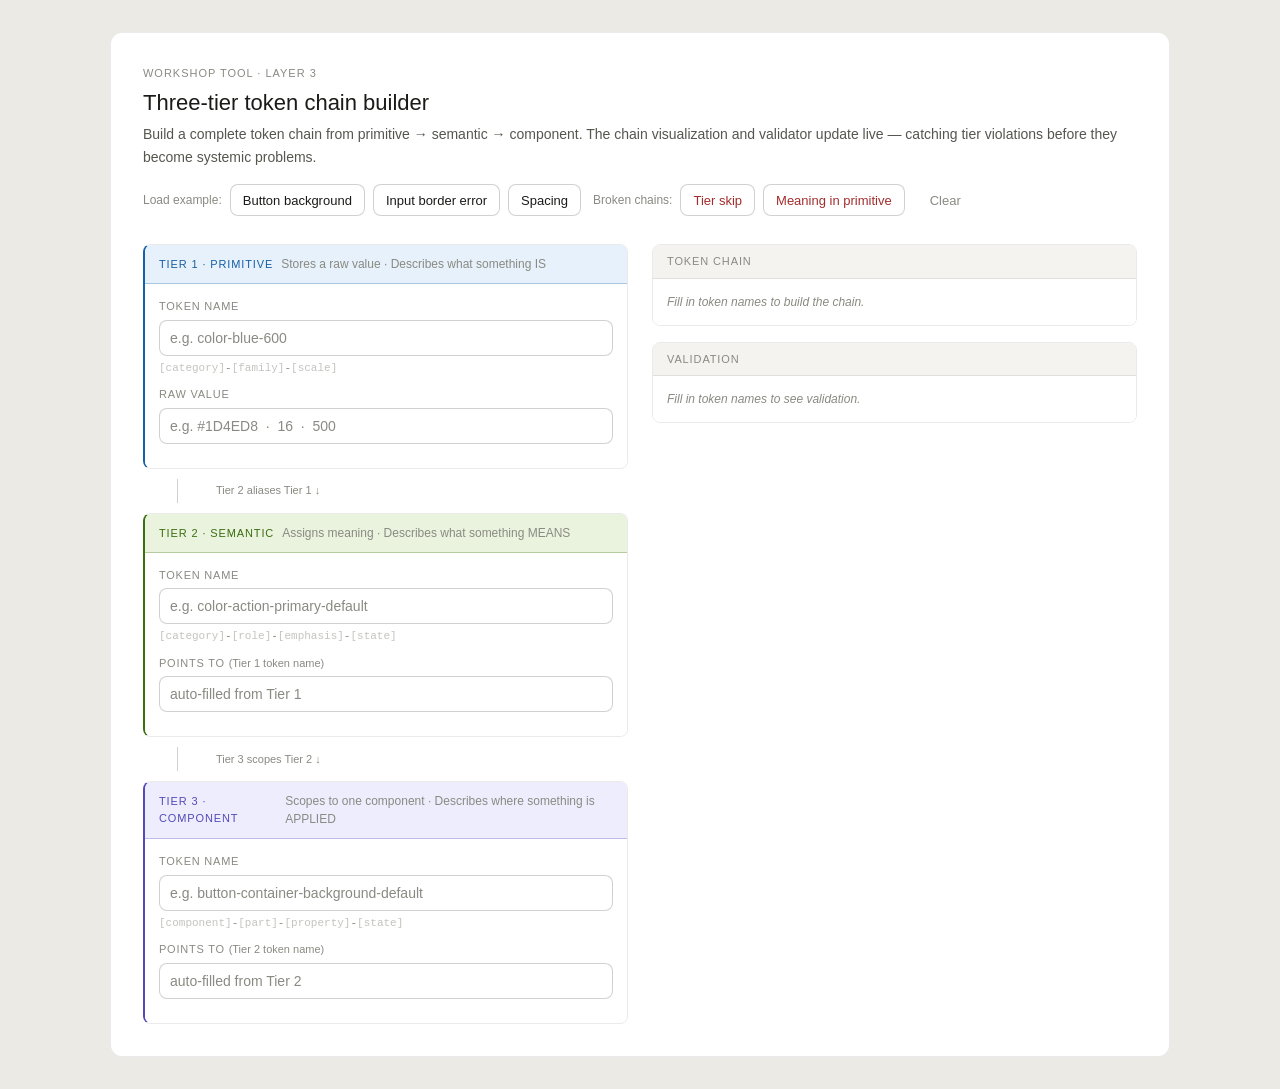
<file: tools/three-tier-chain-builder.html>
<!DOCTYPE html>
<html lang="en">
<head>
  <meta charset="UTF-8">
  <meta name="viewport" content="width=device-width, initial-scale=1.0">
  <title>Three-Tier Token Chain Builder — Design System Workshop</title>
  <style>
    /* ── Design tokens: light ──────────────────────────── */
    :root {
      --bg:          #ffffff;
      --bg-2:        #f4f3ef;
      --bg-3:        #eceae4;
      --bg-info:     #e6f1fb;
      --bg-success:  #eaf3de;
      --bg-danger:   #fcebeb;
      --bg-warn:     #fdf3e0;
      --tx:          #1a1a18;
      --tx-2:        #56564f;
      --tx-3:        #8a8a82;
      --tx-info:     #185fa5;
      --tx-success:  #3b6d11;
      --tx-danger:   #a32d2d;
      --tx-warn:     #854f0b;
      --bd-1:        rgba(26,26,24,.09);
      --bd-2:        rgba(26,26,24,.20);
      --bd-3:        rgba(26,26,24,.36);
      --t1:          #185fa5;
      --t1-bg:       #e6f1fb;
      --t1-bd:       rgba(24,95,165,.30);
      --t2:          #3b6d11;
      --t2-bg:       #eaf3de;
      --t2-bd:       rgba(59,109,17,.30);
      --t3:          #534ab7;
      --t3-bg:       #eeedfe;
      --t3-bd:       rgba(83,74,183,.30);
      --r:           8px;
      --r-lg:        12px;
      --sans: -apple-system, BlinkMacSystemFont, 'Segoe UI', Helvetica, Arial, sans-serif;
      --mono: 'SF Mono','Cascadia Code','Fira Code',Consolas,'Liberation Mono',monospace;
    }
    /* ── Design tokens: dark ───────────────────────────── */
    @media (prefers-color-scheme: dark) {
      :root {
        --bg:         #1e1e1b;
        --bg-2:       #292926;
        --bg-3:       #323230;
        --bg-info:    #042c53;
        --bg-success: #173404;
        --bg-danger:  #501313;
        --bg-warn:    #412402;
        --tx:         #f0ede5;
        --tx-2:       #aeaba2;
        --tx-3:       #76736c;
        --tx-info:    #85b7eb;
        --tx-success: #97c459;
        --tx-danger:  #f09595;
        --tx-warn:    #ef9f27;
        --bd-1:       rgba(240,237,229,.09);
        --bd-2:       rgba(240,237,229,.20);
        --bd-3:       rgba(240,237,229,.36);
        --t1:         #85b7eb;
        --t1-bg:      #042c53;
        --t1-bd:      rgba(133,183,235,.30);
        --t2:         #97c459;
        --t2-bg:      #173404;
        --t2-bd:      rgba(151,196,89,.30);
        --t3:         #afa9ec;
        --t3-bg:      #1e1a4a;
        --t3-bd:      rgba(175,169,236,.30);
      }
    }

    /* ── Reset ─────────────────────────────────────────── */
    *, *::before, *::after { box-sizing: border-box; margin: 0; padding: 0; }
    body {
      font-family: var(--sans);
      background: var(--bg-3);
      color: var(--tx);
      min-height: 100vh;
      padding: 2rem 1.5rem;
      line-height: 1.5;
    }

    /* ── Inputs ────────────────────────────────────────── */
    input[type="text"] {
      font-family: var(--sans);
      font-size: 14px;
      color: var(--tx);
      background: var(--bg);
      border: 0.5px solid var(--bd-2);
      border-radius: var(--r);
      padding: 0 10px;
      height: 36px;
      width: 100%;
      outline: none;
      transition: border-color .12s, box-shadow .12s;
    }
    input[type="text"]::placeholder { color: var(--tx-3); }
    input[type="text"]:hover  { border-color: var(--bd-3); }
    input[type="text"]:focus  { border-color: var(--bd-3); box-shadow: 0 0 0 3px rgba(26,26,24,.05); }
    @media (prefers-color-scheme: dark) {
      input[type="text"]:focus { box-shadow: 0 0 0 3px rgba(240,237,229,.05); }
    }

    /* ── Buttons ───────────────────────────────────────── */
    button {
      font-family: var(--sans);
      font-size: 13px;
      color: var(--tx);
      background: var(--bg);
      border: 0.5px solid var(--bd-2);
      border-radius: var(--r);
      padding: 0 12px;
      height: 32px;
      cursor: pointer;
      white-space: nowrap;
      transition: background .1s, border-color .1s;
    }
    button:hover  { background: var(--bg-2); border-color: var(--bd-3); }
    button:active { transform: scale(.98); }
    .btn-ghost { color: var(--tx-3); border-color: transparent; background: transparent; }
    .btn-ghost:hover { background: var(--bg-2); border-color: var(--bd-2); color: var(--tx); }

    /* ── Page ──────────────────────────────────────────── */
    .page {
      max-width: 1060px;
      margin: 0 auto;
      background: var(--bg);
      border: 0.5px solid var(--bd-1);
      border-radius: var(--r-lg);
      padding: 2rem;
    }

    /* ── Header ────────────────────────────────────────── */
    .hdr         { margin-bottom: 1.75rem; }
    .hdr-eye     { font-size: 11px; font-weight: 500; letter-spacing: .09em; text-transform: uppercase; color: var(--tx-3); margin-bottom: 4px; }
    .hdr-h1      { font-size: 22px; font-weight: 500; margin-bottom: .3rem; }
    .hdr-desc    { font-size: 14px; color: var(--tx-2); line-height: 1.6; margin-bottom: 1rem; }
    .hdr-presets { display: flex; gap: 8px; align-items: center; flex-wrap: wrap; }
    .hdr-presets > span { font-size: 12px; color: var(--tx-3); }
    .preset-broken { color: var(--tx-danger); }

    /* ── Main two columns ──────────────────────────────── */
    .cols {
      display: grid;
      grid-template-columns: 1fr 1fr;
      gap: 24px;
      align-items: start;
    }
    @media (max-width: 820px) { .cols { grid-template-columns: 1fr; } }

    /* ── Tier cards ────────────────────────────────────── */
    .tier-stack { display: flex; flex-direction: column; gap: 0; }
    .tier-card {
      border: 0.5px solid var(--bd-1);
      border-radius: var(--r);
      overflow: hidden;
    }
    .tc-head {
      padding: 10px 14px;
      display: flex;
      align-items: baseline;
      gap: 8px;
    }
    .tc-head-t1 { background: var(--t1-bg); border-bottom: 0.5px solid var(--t1-bd); }
    .tc-head-t2 { background: var(--t2-bg); border-bottom: 0.5px solid var(--t2-bd); }
    .tc-head-t3 { background: var(--t3-bg); border-bottom: 0.5px solid var(--t3-bd); }
    .tc-tier { font-size: 11px; font-weight: 500; letter-spacing: .08em; text-transform: uppercase; }
    .tc-tier-t1 { color: var(--t1); }
    .tc-tier-t2 { color: var(--t2); }
    .tc-tier-t3 { color: var(--t3); }
    .tc-job  { font-size: 12px; color: var(--tx-3); }

    .tc-body { padding: 14px; background: var(--bg); }
    .tc-field { margin-bottom: 10px; }
    .tc-field:last-child { margin-bottom: 0; }
    .tc-label { font-size: 11px; font-weight: 500; letter-spacing: .07em; text-transform: uppercase; color: var(--tx-3); margin-bottom: 5px; }
    .tc-formula { font-size: 11px; color: var(--tx-3); font-family: var(--mono); margin-top: 4px; }
    .tc-formula .seg { opacity: .5; }

    /* tier-specific border accent */
    .tier-card-t1 { border-left: 2px solid var(--t1); }
    .tier-card-t2 { border-left: 2px solid var(--t2); }
    .tier-card-t3 { border-left: 2px solid var(--t3); }

    /* connector between tiers */
    .tier-connector {
      display: flex;
      align-items: center;
      gap: 10px;
      padding: 10px 14px;
      margin: 0;
    }
    .tc-line {
      width: 1px;
      height: 24px;
      background: var(--bd-2);
      margin-left: 20px;
    }
    .tc-arrow-label {
      font-size: 11px;
      color: var(--tx-3);
      margin-left: 28px;
    }

    /* inline validation hints below fields */
    .field-issues { margin-top: 5px; }
    .fi-row {
      font-size: 11px;
      line-height: 1.5;
      padding: 3px 0;
      display: flex;
      gap: 5px;
      align-items: flex-start;
    }
    .fi-row.ok   { color: var(--tx-success); }
    .fi-row.warn { color: var(--tx-warn); }
    .fi-row.err  { color: var(--tx-danger); }
    .fi-row.crit { color: var(--tx-danger); font-weight: 500; }
    .fi-icon     { flex-shrink: 0; width: 14px; margin-top: 1px; }

    /* ── Right column ──────────────────────────────────── */
    .viz-col { position: sticky; top: 1.5rem; display: flex; flex-direction: column; gap: 16px; }

    /* panel shared styles */
    .panel {
      border: 0.5px solid var(--bd-1);
      border-radius: var(--r);
      overflow: hidden;
    }
    .panel-head {
      font-size: 11px;
      font-weight: 500;
      letter-spacing: .08em;
      text-transform: uppercase;
      color: var(--tx-3);
      padding: 8px 14px;
      border-bottom: 0.5px solid var(--bd-1);
      background: var(--bg-2);
    }
    .panel-body { padding: 14px; background: var(--bg); }

    /* ── Chain visualization ───────────────────────────── */
    .chain-box {
      border: 0.5px solid var(--bd-1);
      border-radius: var(--r);
      padding: 10px 12px;
      margin-bottom: 4px;
    }
    .cb-tier { font-size: 10px; font-weight: 500; letter-spacing: .08em; text-transform: uppercase; margin-bottom: 4px; }
    .cb-tier-t1 { color: var(--t1); }
    .cb-tier-t2 { color: var(--t2); }
    .cb-tier-t3 { color: var(--t3); }
    .cb-name { font-family: var(--mono); font-size: 12px; color: var(--tx); font-weight: 500; word-break: break-all; }
    .cb-name.empty { color: var(--tx-3); font-style: italic; font-weight: 400; }
    .cb-val  { font-size: 11px; color: var(--tx-3); font-family: var(--mono); margin-top: 3px; }
    .cb-ref  { font-size: 11px; color: var(--tx-3); font-family: var(--mono); margin-top: 3px; }
    .chain-box-t1 { border-left: 2px solid var(--t1); background: var(--t1-bg); }
    .chain-box-t2 { border-left: 2px solid var(--t2); background: var(--t2-bg); }
    .chain-box-t3 { border-left: 2px solid var(--t3); background: var(--t3-bg); }
    .chain-box-violation { border-left: 2px solid var(--tx-danger) !important; background: var(--bg-danger) !important; }

    .chain-arrow-row {
      display: flex;
      align-items: center;
      gap: 6px;
      padding: 3px 0 3px 14px;
    }
    .car-line  { width: 1px; height: 16px; background: var(--bd-2); flex-shrink: 0; }
    .car-label { font-size: 11px; color: var(--tx-3); }

    /* resolution tree */
    .res-head { font-size: 10px; font-weight: 500; letter-spacing: .08em; text-transform: uppercase; color: var(--tx-3); margin-bottom: 8px; margin-top: 14px; padding-top: 14px; border-top: 0.5px solid var(--bd-1); }
    .rt-row { font-family: var(--mono); font-size: 11px; line-height: 1.8; }
    .rt-t3  { color: var(--t3); }
    .rt-t2  { color: var(--t2); }
    .rt-t1  { color: var(--t1); }
    .rt-val { color: var(--tx-3); }

    /* ── Validation panel ──────────────────────────────── */
    .val-item {
      display: flex;
      gap: 8px;
      align-items: flex-start;
      font-size: 12px;
      line-height: 1.55;
      padding: 5px 0;
      border-bottom: 0.5px solid var(--bd-1);
    }
    .val-item:last-child { border-bottom: none; padding-bottom: 0; }
    .val-item:first-child { padding-top: 0; }
    .vi-icon { flex-shrink: 0; width: 16px; font-size: 11px; margin-top: 1px; }
    .vi-tier { font-size: 10px; font-weight: 500; flex-shrink: 0; padding: 1px 5px; border-radius: 3px; margin-top: 1px; }
    .vi-msg  { color: var(--tx-2); }
    .val-item.ok   .vi-icon { color: var(--tx-success); }
    .val-item.ok   .vi-tier { background: var(--bg-success); color: var(--tx-success); }
    .val-item.warn .vi-icon { color: var(--tx-warn); }
    .val-item.warn .vi-tier { background: var(--bg-warn); color: var(--tx-warn); }
    .val-item.err  .vi-icon { color: var(--tx-danger); }
    .val-item.err  .vi-tier { background: var(--bg-danger); color: var(--tx-danger); }
    .val-item.crit .vi-icon { color: var(--tx-danger); }
    .val-item.crit .vi-tier { background: var(--tx-danger); color: var(--bg); }
    .val-empty { font-size: 12px; color: var(--tx-3); font-style: italic; }

    /* ── Theming demo ──────────────────────────────────── */
    .demo-section { margin-top: 20px; padding-top: 20px; border-top: 0.5px solid var(--bd-1); }
    .demo-title { font-size: 13px; font-weight: 500; color: var(--tx); margin-bottom: 6px; }
    .demo-desc  { font-size: 12px; color: var(--tx-2); line-height: 1.6; margin-bottom: 14px; }
    .demo-cols  { display: grid; grid-template-columns: 1fr 1fr; gap: 10px; margin-bottom: 10px; }
    @media (max-width: 600px) { .demo-cols { grid-template-columns: 1fr; } }
    .demo-col   { border: 0.5px solid var(--bd-1); border-radius: var(--r); padding: 10px 12px; background: var(--bg-2); }
    .demo-col.bad  { border-color: var(--bd-2); }
    .demo-col.good { border-color: var(--t2-bd); }
    .dc-head    { font-size: 11px; font-weight: 500; color: var(--tx); margin-bottom: 8px; }
    .dc-chain-row {
      display: flex; align-items: center; gap: 5px; flex-wrap: wrap;
      font-family: var(--mono); font-size: 10px; line-height: 1.8;
    }
    .dc-ref-arrow { color: var(--tx-3); }
    .dc-note {
      font-size: 11px; color: var(--tx-2); line-height: 1.5;
      margin-top: 8px; padding-top: 8px; border-top: 0.5px solid var(--bd-1);
    }
    .demo-note {
      font-size: 12px; color: var(--tx-2); line-height: 1.6;
      background: var(--bg-2); border-radius: var(--r); padding: 10px 12px;
    }
    .mono-t1 { color: var(--t1); }
    .mono-t2 { color: var(--t2); }
    .mono-t3 { color: var(--t3); }
    .badge-update { font-size: 9px; padding: 1px 5px; border-radius: 3px; background: var(--t2-bg); color: var(--t2); border: 0.5px solid var(--t2-bd); margin-left: 2px; }
    .badge-ok     { font-size: 9px; padding: 1px 5px; border-radius: 3px; background: var(--bg-2); color: var(--tx-3); border: 0.5px solid var(--bd-1); margin-left: 2px; }
    code { font-family: var(--mono); font-size: 12px; }
  </style>
</head>
<body>
<div class="page">

  <!-- ── Header ──────────────────────────────────────────── -->
  <div class="hdr">
    <p class="hdr-eye">Workshop tool · Layer 3</p>
    <h1 class="hdr-h1">Three-tier token chain builder</h1>
    <p class="hdr-desc">
      Build a complete token chain from primitive → semantic → component.
      The chain visualization and validator update live — catching tier violations before they become systemic problems.
    </p>
    <div class="hdr-presets">
      <span>Load example:</span>
      <button onclick="load('btn_bg')">Button background</button>
      <button onclick="load('input_err')">Input border error</button>
      <button onclick="load('spacing')">Spacing</button>
      <span style="margin-left:4px;color:var(--tx-3)">Broken chains:</span>
      <button class="preset-broken" onclick="load('broken_skip')">Tier skip</button>
      <button class="preset-broken" onclick="load('broken_prim')">Meaning in primitive</button>
      <button class="btn-ghost" onclick="clearAll()" style="margin-left:4px">Clear</button>
    </div>
  </div>

  <!-- ── Main columns ────────────────────────────────────── -->
  <div class="cols">

    <!-- LEFT: tier form cards ─────────────────────────── -->
    <div class="tier-stack">

      <!-- Tier 1 -->
      <div class="tier-card tier-card-t1">
        <div class="tc-head tc-head-t1">
          <span class="tc-tier tc-tier-t1">Tier 1 · Primitive</span>
          <span class="tc-job">Stores a raw value · Describes what something IS</span>
        </div>
        <div class="tc-body">
          <div class="tc-field">
            <p class="tc-label">Token name</p>
            <input type="text" id="t1-name" placeholder="e.g. color-blue-600" oninput="S.t1name=this.value.trim();sync('t2ref','t1');update()" />
            <p class="tc-formula"><span class="seg">[category]</span>-<span class="seg">[family]</span>-<span class="seg">[scale]</span></p>
          </div>
          <div class="tc-field">
            <p class="tc-label">Raw value</p>
            <input type="text" id="t1-val" placeholder="e.g. #1D4ED8  ·  16  ·  500" oninput="S.t1val=this.value.trim();update()" />
          </div>
          <div class="field-issues" id="t1-issues"></div>
        </div>
      </div>

      <!-- Connector 1→2 -->
      <div class="tier-connector">
        <div class="tc-line" style="margin-left:20px"></div>
        <span class="tc-arrow-label">Tier 2 aliases Tier 1 ↓</span>
      </div>

      <!-- Tier 2 -->
      <div class="tier-card tier-card-t2">
        <div class="tc-head tc-head-t2">
          <span class="tc-tier tc-tier-t2">Tier 2 · Semantic</span>
          <span class="tc-job">Assigns meaning · Describes what something MEANS</span>
        </div>
        <div class="tc-body">
          <div class="tc-field">
            <p class="tc-label">Token name</p>
            <input type="text" id="t2-name" placeholder="e.g. color-action-primary-default" oninput="S.t2name=this.value.trim();sync('t3ref','t2');update()" />
            <p class="tc-formula"><span class="seg">[category]</span>-<span class="seg">[role]</span>-<span class="seg">[emphasis]</span>-<span class="seg">[state]</span></p>
          </div>
          <div class="tc-field">
            <p class="tc-label">Points to <span style="font-weight:400;text-transform:none;letter-spacing:0">(Tier 1 token name)</span></p>
            <input type="text" id="t2-ref" placeholder="auto-filled from Tier 1" oninput="S.t2ref=this.value.trim();setManual('t2ref');update()" />
          </div>
          <div class="field-issues" id="t2-issues"></div>
        </div>
      </div>

      <!-- Connector 2→3 -->
      <div class="tier-connector">
        <div class="tc-line" style="margin-left:20px"></div>
        <span class="tc-arrow-label">Tier 3 scopes Tier 2 ↓</span>
      </div>

      <!-- Tier 3 -->
      <div class="tier-card tier-card-t3">
        <div class="tc-head tc-head-t3">
          <span class="tc-tier tc-tier-t3">Tier 3 · Component</span>
          <span class="tc-job">Scopes to one component · Describes where something is APPLIED</span>
        </div>
        <div class="tc-body">
          <div class="tc-field">
            <p class="tc-label">Token name</p>
            <input type="text" id="t3-name" placeholder="e.g. button-container-background-default" oninput="S.t3name=this.value.trim();update()" />
            <p class="tc-formula"><span class="seg">[component]</span>-<span class="seg">[part]</span>-<span class="seg">[property]</span>-<span class="seg">[state]</span></p>
          </div>
          <div class="tc-field">
            <p class="tc-label">Points to <span style="font-weight:400;text-transform:none;letter-spacing:0">(Tier 2 token name)</span></p>
            <input type="text" id="t3-ref" placeholder="auto-filled from Tier 2" oninput="S.t3ref=this.value.trim();setManual('t3ref');update()" />
          </div>
          <div class="field-issues" id="t3-issues"></div>
        </div>
      </div>

    </div><!-- /tier-stack -->

    <!-- RIGHT: chain viz + validation ─────────────────── -->
    <div class="viz-col">

      <!-- Chain visualization -->
      <div class="panel">
        <div class="panel-head">Token chain</div>
        <div class="panel-body" id="chain-panel">
          <div style="font-size:12px;color:var(--tx-3);font-style:italic">Fill in token names to build the chain.</div>
        </div>
      </div>

      <!-- Validation -->
      <div class="panel">
        <div class="panel-head">Validation</div>
        <div class="panel-body" id="val-panel">
          <div class="val-empty">Chain validation appears here as you build.</div>
        </div>
      </div>

    </div><!-- /viz-col -->
  </div><!-- /cols -->

  <!-- ── Theming demo (full width, below columns) ──────── -->
  <div id="theming-demo"></div>

</div><!-- /page -->

<script>
  /* ── State ─────────────────────────────────────────────── */
  let S = { t1name:'', t1val:'', t2name:'', t2ref:'', t3name:'', t3ref:'' };

  // Track auto-filled ref values so we don't overwrite manual edits
  let autoFilled = { t2ref: '', t3ref: '' };
  let manualEdit = { t2ref: false, t3ref: false };

  /* ── Vocabulary sets ───────────────────────────────────── */
  const SEMANTIC_WORDS  = new Set(['action','brand','feedback','interactive','neutral','surface']);
  const ROLE_WORDS      = new Set(['primary','secondary','tertiary','subtle']);
  const STATE_WORDS     = new Set(['hover','active','focus','focused','disabled','selected','checked','loading','readonly','pressed','error','success','warning','info','default']);
  const COMPONENT_WORDS = new Set(['button','input','card','modal','nav','form','alert','dialog','drawer','header','footer','tooltip','badge','avatar','tag','chip','toggle','checkbox','radio','select','table','tab','menu','list','sidebar','banner','hero','pagination','breadcrumb']);

  /* ── Auto-ref sync ─────────────────────────────────────── */
  function sync(field, from) {
    const fromVal = from === 't1' ? S.t1name : S.t2name;
    const el = document.getElementById(field);
    if (!manualEdit[field] || el.value === autoFilled[field]) {
      el.value = fromVal;
      S[field] = fromVal;
      autoFilled[field] = fromVal;
      manualEdit[field] = false;
    }
  }
  function setManual(field) { manualEdit[field] = true; }

  /* ── Validation ────────────────────────────────────────── */
  function segs(name) { return name ? name.toLowerCase().split('-').filter(Boolean) : []; }

  function validateAll() {
    const issues = [];
    const s1 = segs(S.t1name), s2 = segs(S.t2name), s3 = segs(S.t3name);
    const isTierSkip = S.t3ref && S.t1name && S.t3ref === S.t1name;

    // ── Tier 1 ──
    if (S.t1name) {
      const stateInT1 = s1.filter(w => STATE_WORDS.has(w) && w !== 'default');
      const compInT1  = s1.filter(w => COMPONENT_WORDS.has(w));
      const semInT1   = s1.filter(w => SEMANTIC_WORDS.has(w) || ROLE_WORDS.has(w));

      if (compInT1.length)
        issues.push({ t:1, l:'err',  msg: `"${compInT1.join(', ')}" is component vocabulary. Component scoping belongs at Tier 3.` });
      else if (stateInT1.length)
        issues.push({ t:1, l:'err',  msg: `"${stateInT1.join(', ')}" is a state word. States belong in Tier 2 or Tier 3 names.` });
      else if (semInT1.length)
        issues.push({ t:1, l:'warn', msg: `"${semInT1.join(', ')}" is semantic vocabulary. Meaning and role belong at Tier 2.` });
      else
        issues.push({ t:1, l:'ok',   msg: 'Primitive name encodes no meaning — scale position only.' });

      // Value check
      if (S.t1val && !S.t1val.startsWith('#') && S.t1val.includes('-') && isNaN(parseFloat(S.t1val))) {
        const vsegs = S.t1val.split('-');
        if (vsegs.length >= 2 && vsegs.every(v => isNaN(v))) {
          issues.push({ t:1, l:'warn', msg: `The raw value "${S.t1val}" looks like a token name. Tier 1 should store the actual CSS value (hex, px, rem, number).` });
        }
      }
    }

    // ── Tier 2 ──
    if (S.t2name) {
      const compInT2 = s2.filter(w => COMPONENT_WORDS.has(w));
      const hasState = STATE_WORDS.has(s2[s2.length - 1]);
      const isInteractive = s2.some(w => SEMANTIC_WORDS.has(w));

      if (S.t2name === S.t1name)
        issues.push({ t:2, l:'err',  msg: 'Semantic name is identical to the primitive — no meaning has been added at Tier 2.' });
      else if (compInT2.length)
        issues.push({ t:2, l:'warn', msg: `"${compInT2.join(', ')}" is component vocabulary. Component scoping belongs at Tier 3, not Tier 2.` });
      else if (isInteractive && !hasState && s2.length >= 2)
        issues.push({ t:2, l:'warn', msg: 'Semantic color/interaction token is missing a state suffix. Consider appending "-default" to make the state explicit.' });
      else
        issues.push({ t:2, l:'ok',   msg: 'Semantic name adds meaning without encoding component context.' });

      if (S.t2ref && S.t1name && S.t2ref !== S.t1name)
        issues.push({ t:2, l:'warn', msg: `"Points to" (${S.t2ref}) doesn't match the Tier 1 name (${S.t1name}). Expected an exact match.` });
      else if (S.t2ref && S.t1name && S.t2ref === S.t1name)
        issues.push({ t:2, l:'ok',   msg: `Correctly aliases Tier 1 token: ${S.t1name}` });
    }

    // ── Tier 3 ──
    if (S.t3name) {
      if (isTierSkip)
        issues.push({ t:3, l:'crit', msg: `Critical tier violation: this component token references the Tier 1 primitive directly ("${S.t1name}"), bypassing the semantic tier. Any primitive change must now be applied to every component token individually — theming is broken.` });
      else if (s3.length < 4)
        issues.push({ t:3, l:'warn', msg: `Component token has ${s3.length} segment${s3.length!==1?'s':''} — the anatomy formula expects 4: [component]-[part]-[property]-[state].` });
      else
        issues.push({ t:3, l:'ok',   msg: 'Component name follows the anatomy formula with 4 segments.' });

      if (!isTierSkip && S.t3ref && S.t2name && S.t3ref !== S.t2name)
        issues.push({ t:3, l:'warn', msg: `"Points to" (${S.t3ref}) doesn't match the Tier 2 name (${S.t2name}). Expected an exact match.` });
      else if (!isTierSkip && S.t3ref && S.t2name && S.t3ref === S.t2name)
        issues.push({ t:3, l:'ok',   msg: `Correctly scopes Tier 2 token: ${S.t2name}` });
    }

    // ── Chain level ──
    if (S.t1name && S.t2name && S.t3name) {
      if (!isTierSkip && S.t2ref === S.t1name && S.t3ref === S.t2name)
        issues.push({ t:0, l:'ok', msg: 'Complete valid chain: T3 → T2 → T1 → value. Theming is intact — all three tiers are correctly connected.' });
    }

    return issues;
  }

  /* ── Render: chain visualization ──────────────────────── */
  function renderChain() {
    const el = document.getElementById('chain-panel');
    const { t1name, t1val, t2name, t2ref, t3name, t3ref } = S;
    const isTierSkip = t3ref && t1name && t3ref === t1name;

    if (!t1name && !t2name && !t3name) {
      el.innerHTML = `<div style="font-size:12px;color:var(--tx-3);font-style:italic">Fill in token names to build the chain.</div>`;
      return;
    }

    const t1box = `
      <div class="chain-box chain-box-t1">
        <div class="cb-tier cb-tier-t1">Tier 1 · Primitive</div>
        <div class="cb-name${t1name?'':' empty'}">${t1name||'(empty)'}</div>
        ${t1val ? `<div class="cb-val">= ${esc(t1val)}</div>` : ''}
      </div>`;

    const arrow1 = `
      <div class="chain-arrow-row">
        <div class="car-line"></div>
        <span class="car-label">↓ aliased by</span>
      </div>`;

    const t2box = t2name ? `
      <div class="chain-box chain-box-t2">
        <div class="cb-tier cb-tier-t2">Tier 2 · Semantic</div>
        <div class="cb-name">${esc(t2name)}</div>
        ${t2ref ? `<div class="cb-ref">→ ${esc(t2ref)}</div>` : ''}
      </div>` : `
      <div class="chain-box" style="border-style:dashed;opacity:.5">
        <div class="cb-tier cb-tier-t2">Tier 2 · Semantic</div>
        <div class="cb-name empty">(not defined)</div>
      </div>`;

    const arrow2 = `
      <div class="chain-arrow-row">
        <div class="car-line"></div>
        <span class="car-label">↓ scoped by</span>
      </div>`;

    const t3boxClass = isTierSkip ? 'chain-box chain-box-violation' : 'chain-box chain-box-t3';
    const t3box = t3name ? `
      <div class="${t3boxClass}">
        <div class="cb-tier cb-tier-t3" style="${isTierSkip?'color:var(--tx-danger)':''}">Tier 3 · Component${isTierSkip?' ⚠ tier skip':''}</div>
        <div class="cb-name">${esc(t3name)}</div>
        ${t3ref ? `<div class="cb-ref" style="${isTierSkip?'color:var(--tx-danger)':''}">${isTierSkip?'⚠ ':''} → ${esc(t3ref)}</div>` : ''}
      </div>` : '';

    // Full resolution tree
    const hasAny = t3name || t2name || t1name;
    const tree = hasAny ? `
      <div class="res-head">Full resolution</div>
      <div>
        ${t3name ? `<div class="rt-row rt-t3">${esc(t3name)}</div>` : ''}
        ${t2name ? `<div class="rt-row rt-t2">&nbsp;&nbsp;→ ${esc(t2name)}</div>` : ''}
        ${t1name ? `<div class="rt-row rt-t1">&nbsp;&nbsp;&nbsp;&nbsp;→ ${esc(t1name)}</div>` : ''}
        ${t1val  ? `<div class="rt-row rt-val">&nbsp;&nbsp;&nbsp;&nbsp;&nbsp;&nbsp;= ${esc(t1val)}</div>` : ''}
      </div>` : '';

    el.innerHTML = t1box + (t2name || true ? arrow1 : '') + t2box + arrow2 + t3box + tree;
  }

  /* ── Render: validation panel ──────────────────────────── */
  function renderValidation() {
    const el = document.getElementById('val-panel');
    const issues = validateAll();

    if (!issues.length) {
      el.innerHTML = `<div class="val-empty">Fill in token names to see validation.</div>`;
      return;
    }

    const icons = { ok:'✓', warn:'⚠', err:'✗', crit:'✗' };
    const tierLbls = { 0:'Chain', 1:'T1', 2:'T2', 3:'T3' };

    el.innerHTML = issues.map(i => `
      <div class="val-item ${i.l}">
        <span class="vi-icon">${icons[i.l]}</span>
        <span class="vi-tier">${tierLbls[i.t]||''}</span>
        <span class="vi-msg">${esc(i.msg)}</span>
      </div>`
    ).join('');

    // Also render inline hints per tier
    renderInlineIssues(issues);
  }

  function renderInlineIssues(issues) {
    [1,2,3].forEach(t => {
      const el = document.getElementById(`t${t}-issues`);
      if (!el) return;
      const mine = issues.filter(i => i.t === t);
      if (!mine.length) { el.innerHTML = ''; return; }
      const icons = { ok:'✓', warn:'⚠', err:'✗', crit:'✗' };
      el.innerHTML = mine.map(i => `
        <div class="fi-row ${i.l==='crit'?'crit':i.l==='err'?'err':i.l==='warn'?'warn':'ok'}">
          <span class="fi-icon">${icons[i.l]}</span>
          <span>${esc(i.msg)}</span>
        </div>`
      ).join('');
    });
  }

  /* ── Render: theming demo ──────────────────────────────── */
  function renderThemingDemo() {
    const el = document.getElementById('theming-demo');
    const { t1name, t1val, t2name, t2ref, t3name, t3ref } = S;

    if (!t1name || !t2name || !t3name) { el.innerHTML = ''; return; }

    // Generate a plausible rebrand alternative
    const t1segs = t1name.split('-');
    const family = t1segs[1] || 'blue';
    const rebrandFamily = family === 'blue' ? 'teal' : family === 'red' ? 'orange' : family === 'gray' ? 'slate' : 'teal';
    const rebrandPrim = t1name.replace(family, rebrandFamily);
    const rebrandVal  = t1name.includes('color') ? (family === 'blue' ? '#0D9488' : '#EA580C') : `${t1val} (updated)`;

    const isTierSkip = t3ref && t1name && t3ref === t1name;

    el.innerHTML = `
      <div class="demo-section">
        <div class="demo-title">Why Tier 2 matters — the theming demonstration</div>
        <p class="demo-desc">
          The semantic tier creates an insulation layer between raw values and components.
          When a primitive changes (rebrand, dark mode, theme variant), only one semantic
          mapping needs updating — not every component token that uses that color.
        </p>

        <div class="demo-cols">
          <div class="demo-col bad">
            <div class="dc-head">❌ Without Tier 2 — direct reference</div>
            <div style="margin-bottom:6px">
              <div class="dc-chain-row"><span class="mono-t3">${esc(t3name)}</span><span class="dc-ref-arrow">&nbsp;→&nbsp;</span><span class="mono-t1">${esc(t1name)}</span></div>
              <div class="dc-chain-row" style="opacity:.6"><span class="mono-t3">card-header-background-default</span><span class="dc-ref-arrow">&nbsp;→&nbsp;</span><span class="mono-t1">${esc(t1name)}</span></div>
              <div class="dc-chain-row" style="opacity:.4"><span class="mono-t3">link-text-default</span><span class="dc-ref-arrow">&nbsp;→&nbsp;</span><span class="mono-t1">${esc(t1name)}</span></div>
              <div class="dc-chain-row" style="opacity:.25"><span class="mono-t3">icon-button-foreground-default</span><span class="dc-ref-arrow">&nbsp;→&nbsp;</span><span class="mono-t1">${esc(t1name)}</span></div>
            </div>
            <div class="dc-note">
              To rebrand: find and update every component token that references
              <code>${esc(t1name)}</code> — potentially dozens.
            </div>
          </div>

          <div class="demo-col good">
            <div class="dc-head">✅ With Tier 2 — semantic insulation</div>
            <div style="margin-bottom:6px">
              <div class="dc-chain-row"><span class="mono-t1">${esc(rebrandPrim)}</span><span class="dc-ref-arrow">&nbsp;=&nbsp;</span><span style="color:var(--tx-3)">${rebrandVal}</span></div>
              <div class="dc-chain-row"><span class="mono-t2">${esc(t2name)}</span><span class="dc-ref-arrow">&nbsp;→&nbsp;</span><span class="mono-t1">${esc(rebrandPrim)}</span><span class="badge-update">← 1 change</span></div>
              <div class="dc-chain-row"><span class="mono-t3">${esc(t3name)}</span><span class="dc-ref-arrow">&nbsp;→&nbsp;</span><span class="mono-t2">${esc(t2name)}</span><span class="badge-ok">unchanged</span></div>
              <div class="dc-chain-row" style="opacity:.6"><span class="mono-t3">card-header-background-default</span><span class="dc-ref-arrow">&nbsp;→&nbsp;</span><span class="mono-t2">${esc(t2name)}</span><span class="badge-ok">unchanged</span></div>
              <div class="dc-chain-row" style="opacity:.4"><span class="mono-t3">link-text-default</span><span class="dc-ref-arrow">&nbsp;→&nbsp;</span><span class="mono-t2">${esc(t2name)}</span><span class="badge-ok">unchanged</span></div>
            </div>
            <div class="dc-note">
              To rebrand: update <strong>one mapping</strong> — <code>${esc(t2name)}</code>
              now points to <code>${esc(rebrandPrim)}</code>.
              All component tokens resolve to the new value automatically.
            </div>
          </div>
        </div>

        ${isTierSkip ? `
        <div class="demo-note" style="border-left:2px solid var(--tx-danger);color:var(--tx-danger)">
          ⚠ Your current chain has a tier skip — the component token references the primitive directly.
          This is exactly the "without Tier 2" scenario above. Add a semantic token as the middle tier to restore theming capability.
        </div>` : `
        <div class="demo-note">
          Your current chain is correctly structured.
          One change to <code>${esc(t2name)}</code> would cascade to every component that references it.
        </div>`}
      </div>
    `;
  }

  /* ── Master update ─────────────────────────────────────── */
  function update() {
    renderChain();
    renderValidation();
    renderThemingDemo();
  }

  /* ── Presets ───────────────────────────────────────────── */
  const PRESETS = {
    btn_bg: {
      t1name: 'color-blue-600',   t1val: '#1D4ED8',
      t2name: 'color-action-primary-default', t2ref: 'color-blue-600',
      t3name: 'button-container-background-default', t3ref: 'color-action-primary-default'
    },
    input_err: {
      t1name: 'color-red-500',    t1val: '#EF4444',
      t2name: 'color-feedback-error-default', t2ref: 'color-red-500',
      t3name: 'input-container-border-error', t3ref: 'color-feedback-error-default'
    },
    spacing: {
      t1name: 'space-16',         t1val: '16px',
      t2name: 'space-component-padding', t2ref: 'space-16',
      t3name: 'button-container-spacing-default', t3ref: 'space-component-padding'
    },
    broken_skip: {
      t1name: 'color-blue-600',   t1val: '#1D4ED8',
      t2name: '',                 t2ref: '',
      t3name: 'button-container-background-default', t3ref: 'color-blue-600'
    },
    broken_prim: {
      t1name: 'color-action-primary', t1val: '#1D4ED8',
      t2name: 'color-action-primary-default', t2ref: 'color-action-primary',
      t3name: 'button-container-background-default', t3ref: 'color-action-primary-default'
    }
  };

  function load(key) {
    const p = PRESETS[key]; if (!p) return;
    S = { ...p };
    manualEdit = { t2ref: false, t3ref: false };
    autoFilled = { t2ref: p.t2ref, t3ref: p.t3ref };
    setVal('t1-name', p.t1name); setVal('t1-val',  p.t1val);
    setVal('t2-name', p.t2name); setVal('t2-ref',  p.t2ref);
    setVal('t3-name', p.t3name); setVal('t3-ref',  p.t3ref);
    update();
  }

  function clearAll() {
    S = { t1name:'', t1val:'', t2name:'', t2ref:'', t3name:'', t3ref:'' };
    manualEdit = { t2ref:false, t3ref:false };
    autoFilled = { t2ref:'', t3ref:'' };
    ['t1-name','t1-val','t2-name','t2-ref','t3-name','t3-ref'].forEach(i => setVal(i,''));
    ['t1-issues','t2-issues','t3-issues'].forEach(i => { document.getElementById(i).innerHTML=''; });
    document.getElementById('chain-panel').innerHTML = `<div style="font-size:12px;color:var(--tx-3);font-style:italic">Fill in token names to build the chain.</div>`;
    document.getElementById('val-panel').innerHTML = `<div class="val-empty">Chain validation appears here as you build.</div>`;
    document.getElementById('theming-demo').innerHTML = '';
  }

  /* ── Helpers ───────────────────────────────────────────── */
  const setVal = (id, val) => { document.getElementById(id).value = val; };
  const esc    = s => String(s).replace(/&/g,'&amp;').replace(/</g,'&lt;').replace(/>/g,'&gt;');

  /* ── Init ──────────────────────────────────────────────── */
  update();
</script>
</body>
</html>
</file>
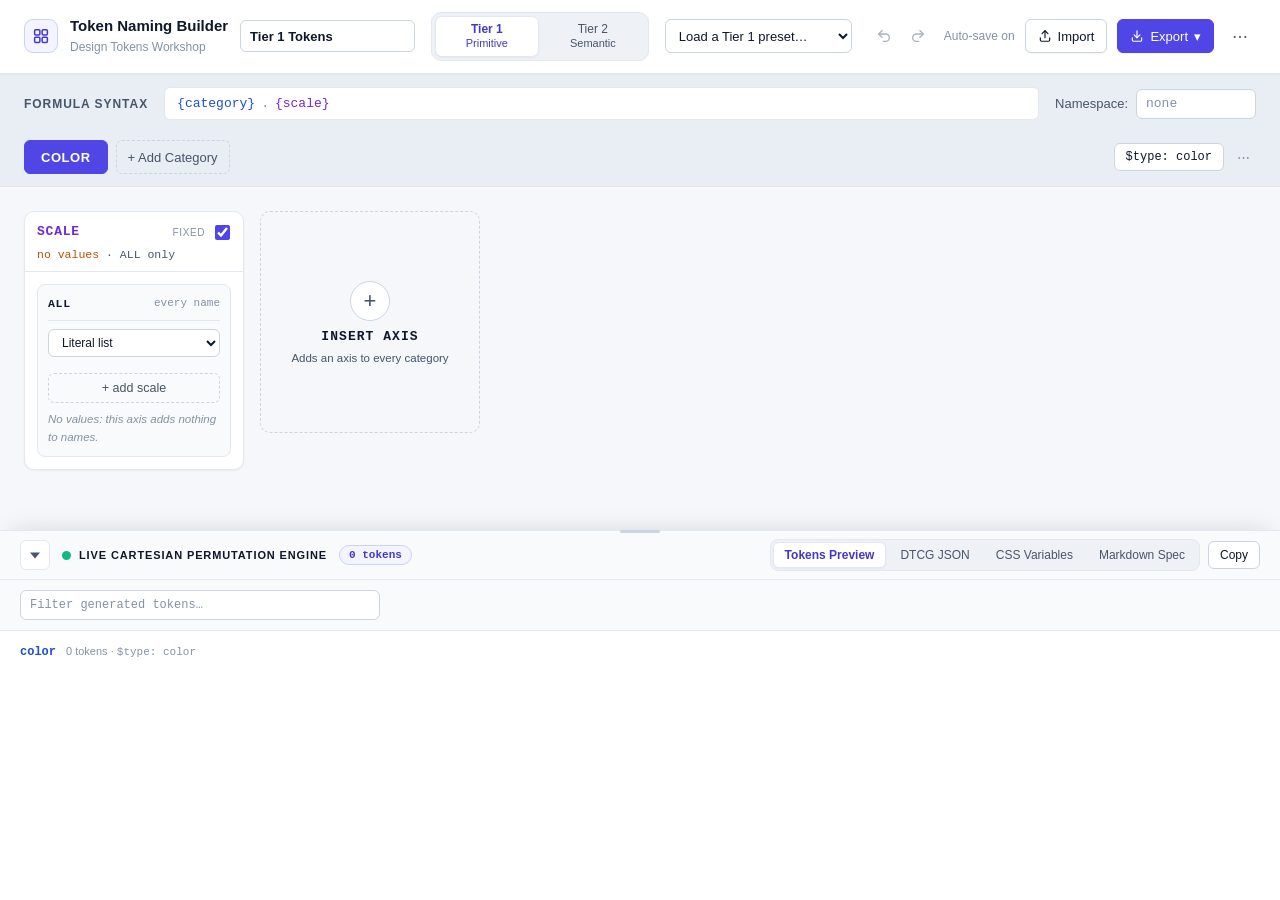
<file: tools/token-naming-builder.html>
<!doctype html>
<html lang="en">
  <head>
    <meta charset="UTF-8" />
    <meta name="viewport" content="width=device-width, initial-scale=1.0" />
    <title>Token Naming Builder — Design System Workshop</title>
    <style>
      :root {
        color-scheme: light dark;
        --bg: #ffffff;
        --bg-2: #f8fafc;
        --bg-3: #eef1f6;
        --band: #e9edf4;
        --board: #f5f7fa;
        --tx: #0f172a;
        --tx-2: #475569;
        --tx-3: #8492a6;
        --bd-1: #e2e8f0;
        --bd-2: #cbd5e1;
        --bd-3: #94a3b8;
        --accent: #4f46e5;
        --accent-tx: #4338ca;
        --accent-weak: #f3f4ff;
        --accent-bd: #c7d2fe;
        --on-accent: #ffffff;
        --focus: #4f46e5;
        --danger: #dc2626;
        --warn-tx: #b45309;
        --toast-bg: #0f172a;
        --toast-tx: #f8fafc;
        --code-bg: #0f172a;
        --code-tx: #e2e8f0;
        --shadow-dock: 0 -8px 24px -12px rgba(15, 23, 42, 0.18);
        --shadow-sm: 0 1px 2px rgba(15, 23, 42, 0.05);
        --shadow-lg: 0 12px 32px -8px rgba(15, 23, 42, 0.25);
        --hue-ns: #c2410c;
        --hue-cat: #1d4ed8;
        --hue-0: #6d28d9;
        --hue-1: #0e7490;
        --hue-2: #047857;
        --hue-3: #b45309;
        --hue-4: #be185d;
        --t2: #047857;
        --t2-bg: #ecfdf5;
        --r: 6px;
        --r-lg: 10px;
        --sans:
          Inter, -apple-system, BlinkMacSystemFont, "Segoe UI", Helvetica,
          Arial, sans-serif;
        --mono:
          "JetBrains Mono", "SF Mono", "Cascadia Code", "Fira Code", Consolas,
          "Liberation Mono", monospace;
      }
      @media (prefers-color-scheme: dark) {
        :root {
          --bg: #111726;
          --bg-2: #172033;
          --bg-3: #0b0f17;
          --band: #111726;
          --board: #0b0f17;
          --tx: #e2e8f0;
          --tx-2: #94a3b8;
          --tx-3: #64748b;
          --bd-1: #1e293b;
          --bd-2: #26334d;
          --bd-3: #3b4b63;
          --accent: #6366f1;
          --accent-tx: #a5b4fc;
          --accent-weak: rgba(99, 102, 241, 0.1);
          --accent-bd: rgba(99, 102, 241, 0.45);
          --on-accent: #ffffff;
          --focus: #06b6d4;
          --danger: #f87171;
          --warn-tx: #f59e0b;
          --toast-bg: #1e293b;
          --toast-tx: #e2e8f0;
          --code-bg: #0b0f17;
          --shadow-dock: 0 -8px 24px -12px rgba(0, 0, 0, 0.6);
          --shadow-sm: none;
          --shadow-lg: 0 12px 32px -8px rgba(0, 0, 0, 0.6);
          --hue-ns: #fb923c;
          --hue-cat: #93c5fd;
          --hue-0: #a5b4fc;
          --hue-1: #22d3ee;
          --hue-2: #34d399;
          --hue-3: #fbbf24;
          --hue-4: #f472b6;
          --t2: #10b981;
          --t2-bg: rgba(16, 185, 129, 0.12);
        }
      }
      *,
      *::before,
      *::after {
        box-sizing: border-box;
        margin: 0;
        padding: 0;
      }
      body {
        font-family: var(--sans);
        background: var(--board);
        color: var(--tx);
        min-height: 100vh;
        overflow-x: hidden;
        line-height: 1.5;
      }
      input[type="text"],
      input[type="search"],
      input[type="number"],
      select,
      textarea {
        font-family: var(--sans);
        font-size: 13px;
        color: var(--tx);
        background: var(--bg);
        border: 0.5px solid var(--bd-2);
        border-radius: var(--r);
        padding: 0 9px;
        height: 32px;
        outline: none;
        transition: border-color 0.12s;
        width: 100%;
      }
      textarea {
        height: auto;
        padding: 7px 9px;
        resize: vertical;
        font-family: var(--mono);
        font-size: 12px;
      }
      input::placeholder,
      textarea::placeholder {
        color: var(--tx-3);
      }
      input:hover,
      select:hover,
      textarea:hover {
        border-color: var(--bd-3);
      }
      input:focus,
      select:focus,
      textarea:focus {
        border-color: var(--bd-3);
        box-shadow: 0 0 0 3px rgba(26, 26, 24, 0.05);
      }
      @media (prefers-color-scheme: dark) {
        input:focus,
        select:focus,
        textarea:focus {
          box-shadow: 0 0 0 3px rgba(240, 237, 229, 0.05);
        }
      }
      button {
        font-family: var(--sans);
        font-size: 12px;
        color: var(--tx);
        background: var(--bg);
        border: 0.5px solid var(--bd-2);
        border-radius: var(--r);
        padding: 0 11px;
        height: 30px;
        cursor: pointer;
        transition:
          background 0.1s,
          border-color 0.1s;
      }
      button:hover {
        background: var(--bg-2);
        border-color: var(--bd-3);
      }
      button:active {
        transform: scale(0.98);
      }
      .btn-solid {
        background: var(--tx);
        color: var(--bg);
        border-color: var(--tx);
      }
      .btn-solid:hover {
        opacity: 0.85;
        background: var(--tx);
      }
      .btn-ghost {
        color: var(--tx-3);
        border-color: transparent;
        background: transparent;
      }
      .btn-ghost:hover {
        background: var(--bg-2);
        border-color: var(--bd-1);
        color: var(--tx);
      }

      .page {
        background: var(--bg);
        min-width: 0;
        min-height: 100vh;
        display: flex;
        flex-direction: column;
      }
      /* Header */
      .app-hdr {
        display: flex;
        align-items: center;
        flex-wrap: wrap;
        gap: 12px 16px;
        padding: 12px 24px;
        background: var(--bg);
        border-bottom: 1px solid var(--bd-1);
      }
      .brand {
        display: flex;
        align-items: center;
        gap: 12px;
        min-width: 0;
        flex: 1 1 320px;
      }
      .brand-mark {
        width: 34px;
        height: 34px;
        flex-shrink: 0;
        display: grid;
        place-items: center;
        color: var(--accent-tx);
        border: 1.5px solid var(--accent-bd);
        border-radius: 9px;
        background: var(--accent-weak);
      }
      .brand-text {
        flex-shrink: 0;
        line-height: 1.25;
      }
      .brand-name {
        font-size: 15px;
        font-weight: 700;
      }
      .brand-sub {
        font-size: 12px;
        color: var(--tx-3);
        text-decoration: none;
      }
      .brand-sub:hover {
        color: var(--tx-2);
        text-decoration: underline;
      }
      .title-input {
        flex: 1;
        min-width: 120px;
        max-width: 280px;
        height: 32px;
        font-size: 13px;
        font-weight: 600;
        border-color: transparent;
        background: transparent;
      }
      .title-input:hover {
        border-color: var(--bd-2);
      }
      .title-input:focus {
        background: var(--bg);
      }
      .tier-switch {
        display: inline-flex;
        gap: 2px;
        padding: 3px;
        background: var(--bg-3);
        border: 1px solid var(--bd-1);
        border-radius: 10px;
      }
      .tier-switch button {
        height: auto;
        min-width: 104px;
        padding: 5px 14px;
        border: 1px solid transparent;
        border-radius: 7px;
        background: transparent;
        color: var(--tx-2);
        font-size: 12px;
        font-weight: 500;
        line-height: 1.25;
        display: flex;
        flex-direction: column;
        align-items: center;
      }
      .tier-switch button span {
        font-size: 11px;
        font-weight: 400;
      }
      .tier-switch button:hover {
        color: var(--tx);
        background: transparent;
        border-color: transparent;
      }
      .tier-switch button[aria-pressed="true"] {
        background: var(--bg);
        color: var(--accent-tx);
        font-weight: 600;
        border-color: var(--bd-1);
        box-shadow: var(--shadow-sm);
      }
      .preset-select {
        width: auto;
        max-width: 280px;
        height: 34px;
      }
      .hdr-tools {
        display: flex;
        align-items: center;
        gap: 10px;
        margin-left: auto;
      }
      .hdr-history {
        display: flex;
        gap: 2px;
      }
      .hdr-icon {
        width: 32px;
        height: 32px;
        padding: 0;
        display: grid;
        place-items: center;
        border-color: transparent;
        background: transparent;
        color: var(--tx-2);
        font-size: 16px;
      }
      .hdr-icon:hover:not(:disabled) {
        color: var(--tx);
      }
      .save-status {
        font-size: 12px;
        color: var(--tx-3);
        white-space: nowrap;
      }
      .save-status.is-saved::before {
        content: "✓ ";
        color: var(--t2);
      }
      .save-status.is-error {
        color: var(--warn-tx);
      }
      .hdr-btn {
        height: 34px;
        padding: 0 12px;
        display: inline-flex;
        align-items: center;
        gap: 6px;
        font-size: 13px;
        font-weight: 500;
        box-shadow: var(--shadow-sm);
      }
      .hdr-btn.is-primary {
        background: var(--accent);
        border-color: var(--accent);
        color: var(--on-accent);
      }
      .hdr-btn.is-primary:hover {
        background: var(--accent-tx);
        border-color: var(--accent-tx);
      }
      .menu-wrap {
        position: relative;
      }
      .menu {
        position: absolute;
        top: calc(100% + 6px);
        right: 0;
        z-index: 850;
        min-width: 220px;
        padding: 4px;
        background: var(--bg);
        border: 1px solid var(--bd-2);
        border-radius: var(--r-lg);
        box-shadow: var(--shadow-lg);
        display: flex;
        flex-direction: column;
      }
      .menu[hidden] {
        display: none;
      }
      .menu [role="menuitem"] {
        border: none;
        background: transparent;
        justify-content: space-between;
        display: flex;
        align-items: center;
        gap: 16px;
        text-align: left;
        font-size: 13px;
        height: 32px;
        padding: 0 10px;
      }
      .menu [role="menuitem"] span {
        font-family: var(--mono);
        font-size: 11px;
        color: var(--tx-3);
      }
      .menu [role="menuitem"]:hover,
      .menu [role="menuitem"]:focus {
        background: var(--bg-2);
        outline: none;
      }
      .menu [role="menuitem"]:focus-visible {
        box-shadow: inset 0 0 0 2px var(--focus);
      }
      .menu [role="menuitem"].is-danger {
        color: var(--danger);
      }
      .menu [role="menuitem"]:disabled {
        background: transparent;
      }
      @media (max-width: 899px) {
        .app-hdr {
          padding: 12px 16px;
        }
        .hdr-tools {
          margin-left: 0;
          flex-wrap: wrap;
        }
      }

      /* Restore banner: shown when a session is restored from this browser. */
      .restore-bar {
        display: flex;
        align-items: center;
        flex-wrap: wrap;
        gap: 8px 12px;
        padding: 8px 24px;
        font-size: 13px;
        color: var(--accent-tx);
        background: var(--accent-weak);
        border-bottom: 1px solid var(--accent-bd);
      }
      .restore-bar[hidden] {
        display: none;
      }
      .restore-dot {
        width: 8px;
        height: 8px;
        border-radius: 50%;
        background: var(--hue-1);
        flex-shrink: 0;
      }
      .restore-text {
        flex: 1;
        min-width: 0;
      }
      .restore-actions {
        display: flex;
        gap: 4px;
      }
      .restore-btn {
        height: 28px;
        border-color: transparent;
        background: transparent;
        color: var(--tx-2);
      }
      .restore-btn.is-strong {
        color: var(--accent-tx);
        font-weight: 600;
      }
      button:disabled {
        opacity: 0.45;
        cursor: not-allowed;
      }

      /* ── Board ─────────────────────────────────────────
         Light theme follows the Stitch screenshot; dark mode uses the
         Stitch code.html palette. */
      .token-type-extension-note {
        display: block;
        color: var(--tx-3);
        font-size: 10.5px;
        margin-top: 4px;
      }
      :focus-visible {
        outline: 2px solid var(--focus);
        outline-offset: 2px;
      }
      input:focus-visible,
      select:focus-visible,
      textarea:focus-visible {
        outline: 2px solid var(--focus);
        outline-offset: 1px;
        border-color: var(--accent);
      }
      .visually-hidden {
        position: absolute;
        width: 1px;
        height: 1px;
        overflow: hidden;
        clip: rect(0 0 0 0);
        white-space: nowrap;
      }

      /* Formula syntax bar */
      .formula-bar {
        display: flex;
        align-items: center;
        flex-wrap: wrap;
        gap: 10px 16px;
        padding: 12px 24px;
        background: var(--band);
        border-top: 1px solid var(--bd-1);
      }
      .formula-label {
        font-size: 12px;
        font-weight: 600;
        letter-spacing: 0.08em;
        text-transform: uppercase;
        color: var(--tx-2);
      }
      .formula {
        flex: 1 1 auto;
        min-width: 0;
        font-family: var(--mono);
        font-size: 13px;
        background: var(--bg);
        border: 1px solid var(--bd-1);
        border-radius: 6px;
        padding: 6px 12px;
        overflow-x: auto;
        white-space: nowrap;
      }
      .f-sep {
        color: var(--tx-3);
        margin: 0 6px;
      }
      .f-seg.is-unused {
        color: var(--tx-3);
        text-decoration: line-through;
      }
      .ns-field {
        display: flex;
        align-items: center;
        gap: 8px;
        font-size: 13px;
        color: var(--tx-2);
      }
      .ns-field input {
        width: 120px;
        height: 30px;
        font-family: var(--mono);
      }
      .hue-ns { color: var(--hue-ns); }
      .hue-cat { color: var(--hue-cat); }
      .hue-0 { color: var(--hue-0); }
      .hue-1 { color: var(--hue-1); }
      .hue-2 { color: var(--hue-2); }
      .hue-3 { color: var(--hue-3); }
      .hue-4 { color: var(--hue-4); }

      /* Category tabs */
      .cat-bar {
        display: flex;
        align-items: center;
        gap: 8px;
        padding: 8px 24px 12px;
        background: var(--band);
        border-bottom: 1px solid var(--bd-1);
        flex-wrap: wrap;
      }
      .cat-tabs {
        display: flex;
        flex-wrap: wrap;
        gap: 4px;
      }
      .cat-tab {
        height: 34px;
        padding: 0 16px;
        border: 1px solid transparent;
        background: transparent;
        border-radius: 6px;
        font-size: 13px;
        font-weight: 600;
        letter-spacing: 0.04em;
        text-transform: uppercase;
        color: var(--tx-2);
      }
      .cat-tab:hover {
        background: var(--bg);
        border-color: var(--bd-1);
        color: var(--tx);
      }
      .cat-tab[aria-selected="true"] {
        background: var(--accent);
        border-color: var(--accent);
        color: var(--on-accent);
      }
      .add-cat {
        height: 34px;
        border: 1px dashed var(--bd-2);
        background: transparent;
        color: var(--tx-2);
        font-size: 13px;
      }
      .cat-bar-end {
        margin-left: auto;
        display: flex;
        align-items: center;
        gap: 6px;
      }
      .type-chip {
        font-family: var(--mono);
        font-size: 12px;
        height: 28px;
        background: var(--bg);
      }
      .type-chip.is-unset {
        color: var(--warn-tx);
      }

      /* Board: scrolls sideways in its own container. */
      .board-wrap {
        flex: 1 0 auto;
        background: var(--board);
        overflow-x: auto;
        overscroll-behavior-x: contain;
      }
      .board {
        display: flex;
        align-items: flex-start;
        gap: 16px;
        padding: 24px;
        width: max-content;
        min-width: 100%;
      }
      .board:focus-visible {
        outline-offset: -4px;
      }
      .board-empty {
        color: var(--tx-2);
        font-size: 13px;
        display: flex;
        gap: 12px;
        align-items: center;
      }
      .col {
        position: relative;
        width: 220px;
        flex: 0 0 auto;
        background: var(--bg);
        border: 1px solid var(--bd-1);
        border-radius: 10px;
        box-shadow: var(--shadow-sm);
      }
      .col.is-unused {
        background: var(--board);
        border-style: dashed;
        border-color: var(--bd-2);
        box-shadow: none;
      }
      /* Moving columns: the grip drags, and ← → move from the keyboard. */
      .col-grip {
        width: 24px;
        height: 24px;
        padding: 0;
        flex-shrink: 0;
        display: grid;
        place-items: center;
        margin-left: -4px;
        border: none;
        background: transparent;
        color: var(--tx-3);
        cursor: grab;
        touch-action: none;
      }
      .col-grip svg {
        width: 16px;
        height: 16px;
      }
      .col-grip:hover {
        color: var(--tx);
        background: var(--bg-2);
      }
      .col.is-dragging {
        z-index: 5;
        opacity: 0.92;
        box-shadow: var(--shadow-lg);
        border-color: var(--accent-bd);
      }
      .col.is-dragging .col-grip,
      body.is-axis-dragging {
        cursor: grabbing;
      }
      body.is-axis-dragging {
        user-select: none;
      }
      .col.drop-before::before,
      .col.drop-after::after {
        content: "";
        position: absolute;
        top: 0;
        bottom: 0;
        width: 3px;
        border-radius: 2px;
        background: var(--accent);
      }
      .col.drop-before::before {
        left: -10px;
      }
      .col.drop-after::after {
        right: -10px;
      }
      .col-head {
        padding: 10px 10px 8px 12px;
        border-bottom: 1px solid var(--bd-1);
      }
      .col-title {
        display: flex;
        align-items: center;
        gap: 4px;
      }
      .col-name {
        flex: 1;
        min-width: 0;
        overflow: hidden;
        text-overflow: ellipsis;
        white-space: nowrap;
        font-family: var(--mono);
        font-size: 13px;
        font-weight: 600;
        letter-spacing: 0.06em;
        text-transform: uppercase;
      }
      input.col-name {
        height: 28px;
        padding: 0 6px;
        margin-left: -6px;
        border-color: transparent;
        background: transparent;
      }
      input.col-name:hover {
        border-color: var(--bd-2);
      }
      .col.is-unused .col-name {
        text-decoration: line-through;
        color: var(--tx-3);
      }
      .col-lock {
        font-size: 10px;
        color: var(--tx-3);
        text-transform: uppercase;
        letter-spacing: 0.06em;
      }
      /* One header row: grip, use checkbox, name (may be cut short), trash. */
      .use-axis {
        width: 15px;
        height: 15px;
        flex-shrink: 0;
        margin: 0 3px 0 6px;
        accent-color: var(--accent);
        cursor: pointer;
      }
      .col-trash {
        flex-shrink: 0;
      }
      .icon-btn {
        width: 26px;
        height: 26px;
        padding: 0;
        display: inline-flex;
        align-items: center;
        justify-content: center;
        border-color: transparent;
        background: transparent;
        color: var(--tx-3);
        font-size: 13px;
      }
      .icon-btn:hover {
        color: var(--tx);
        background: var(--bg-2);
        border-color: var(--bd-1);
      }
      .icon-btn.is-danger:hover {
        color: var(--danger);
      }
      .icon-btn svg {
        width: 15px;
        height: 15px;
      }
      .col-summary {
        font-size: 11.5px;
        color: var(--tx-2);
        margin-top: 4px;
        font-family: var(--mono);
      }
      .col-summary .is-warn {
        color: var(--warn-tx);
      }
      /* minmax(0, 1fr): cards never grow wider than the column. */
      .col-body {
        padding: 12px;
        display: grid;
        grid-template-columns: minmax(0, 1fr);
        gap: 12px;
      }
      .col-unused-note {
        font-size: 12px;
        color: var(--tx-2);
        text-align: center;
        padding: 18px 8px;
        border: 1px dashed var(--bd-2);
        border-radius: 8px;
      }

      /* Groups */
      .group {
        min-width: 0;
        border: 1px solid var(--bd-1);
        border-radius: 8px;
        padding: 10px;
        background: var(--bg-2);
        display: grid;
        grid-template-columns: minmax(0, 1fr);
        gap: 8px;
      }
      .group.is-conditional {
        border-color: var(--accent-bd);
        background: var(--accent-weak);
      }
      .group-head {
        display: flex;
        align-items: center;
        gap: 6px;
        min-height: 26px;
        padding-bottom: 8px;
        border-bottom: 1px solid var(--bd-1);
      }
      .group.is-conditional .group-head {
        border-bottom-color: var(--accent-bd);
      }
      .group-label {
        font-family: var(--mono);
        font-size: 11.5px;
        font-weight: 600;
        letter-spacing: 0.06em;
      }
      .group-note,
      .group-count {
        font-size: 11px;
        color: var(--tx-3);
        margin-left: auto;
        font-family: var(--mono);
        white-space: nowrap;
      }
      .group-count {
        flex-shrink: 0;
      }
      .group-note {
        min-width: 0;
        overflow: hidden;
        text-overflow: ellipsis;
      }
      .cond-chip {
        flex: 0 1 auto;
        min-width: 0;
        height: 24px;
        max-width: 140px;
        padding: 0 8px;
        font-family: var(--mono);
        font-size: 11.5px;
        color: var(--accent-tx);
        background: var(--bg);
        border: 1px solid var(--accent-bd);
        border-radius: 5px;
        overflow: hidden;
        text-overflow: ellipsis;
        white-space: nowrap;
      }
      .cond-chip:hover {
        background: var(--bg);
        border-color: var(--accent);
      }
      .group-settings {
        display: grid;
        gap: 6px;
      }
      .group-settings select,
      .group-settings input {
        height: 28px;
        font-size: 12px;
      }
      .range-fields {
        display: grid;
        grid-template-columns: repeat(3, 1fr);
        gap: 4px;
      }
      .range-fields.is-single {
        grid-template-columns: 1fr;
      }
      .range-fields label {
        font-size: 10.5px;
        color: var(--tx-3);
        display: grid;
        gap: 2px;
      }
      .range-fields input {
        font-family: var(--mono);
        padding: 0 6px;
      }
      .values {
        list-style: none;
        display: grid;
        gap: 6px;
      }
      .value-row {
        position: relative;
        display: flex;
        align-items: center;
      }
      input.value-input {
        font-family: var(--mono);
        height: 32px;
        padding-right: 30px;
      }
      .value-row.is-omitted .value-input {
        color: var(--accent-tx);
        border-color: var(--accent-bd);
        padding-right: 86px;
      }
      .value-row .icon-btn {
        position: absolute;
        right: 3px;
      }
      .badge-omitted {
        position: absolute;
        right: 30px;
        font-family: var(--mono);
        font-size: 10px;
        color: var(--accent-tx);
        background: var(--accent-weak);
        border: 1px solid var(--accent-bd);
        border-radius: 4px;
        padding: 1px 5px;
        pointer-events: none;
      }
      .values.is-generated {
        display: flex;
        flex-wrap: wrap;
        gap: 4px;
      }
      .value-chip {
        font-family: var(--mono);
        font-size: 11.5px;
        padding: 2px 7px;
        border: 1px solid var(--bd-1);
        border-radius: 4px;
        background: var(--bg);
      }
      input.add-value {
        height: 30px;
        border: 1px dashed var(--bd-2);
        background: transparent;
        text-align: center;
        font-size: 12.5px;
      }
      input.add-value::placeholder {
        color: var(--tx-2);
      }
      .add-value:focus {
        text-align: left;
        font-family: var(--mono);
      }
      .group-empty {
        font-size: 11.5px;
        color: var(--tx-3);
        font-style: italic;
      }
      .restore-states {
        width: 100%;
        height: 30px;
        font-size: 12.5px;
        color: var(--accent-tx);
        border: 1px solid var(--accent-bd);
        background: var(--accent-weak);
      }
      .convert-literal {
        width: 100%;
        height: 30px;
        font-size: 12.5px;
        border: 1px dashed var(--bd-2);
        background: transparent;
        color: var(--tx-2);
      }
      .add-group {
        width: 100%;
        height: 32px;
        font-size: 12.5px;
        border: 1px dashed var(--bd-2);
        background: transparent;
        color: var(--tx-2);
      }
      .col-insert {
        border: 1px dashed var(--bd-2);
        background: transparent;
        box-shadow: none;
      }
      .insert-axis {
        width: 100%;
        height: auto;
        min-height: 220px;
        display: grid;
        place-content: center;
        justify-items: center;
        gap: 8px;
        border: 0;
        background: transparent;
        border-radius: 10px;
        color: var(--tx-2);
        padding: 16px;
      }
      .insert-axis .plus {
        width: 40px;
        height: 40px;
        border-radius: 50%;
        border: 1px solid var(--bd-2);
        display: grid;
        place-items: center;
        font-size: 22px;
        background: var(--bg);
      }
      .insert-axis strong {
        font-family: var(--mono);
        font-size: 13px;
        letter-spacing: 0.08em;
        text-transform: uppercase;
        color: var(--tx);
      }
      .insert-axis span:last-child {
        font-size: 11.5px;
        text-align: center;
      }

      /* Popover */
      .popover {
        position: fixed;
        z-index: 900;
        width: max-content;
        min-width: 240px;
        max-width: min(360px, calc(100vw - 16px));
        max-height: min(70vh, 520px);
        overflow: auto;
        background: var(--bg);
        color: var(--tx);
        border: 1px solid var(--bd-2);
        border-radius: 10px;
        box-shadow: var(--shadow-lg);
        padding: 14px;
        display: grid;
        gap: 12px;
        font-size: 13px;
      }
      .popover[hidden] {
        display: none;
      }
      .pop-title {
        font-weight: 600;
        font-size: 13px;
      }
      .pop-hint {
        font-size: 11.5px;
        color: var(--tx-2);
      }
      .pop-hint.is-error {
        color: var(--danger);
      }
      .pop-field {
        display: grid;
        gap: 4px;
        font-size: 11.5px;
        color: var(--tx-2);
      }
      .pop-field input,
      .pop-field select {
        height: 32px;
      }
      .pop-actions {
        display: flex;
        gap: 6px;
        justify-content: flex-end;
        align-items: center;
      }
      .pop-actions .is-danger {
        margin-right: auto;
        color: var(--danger);
      }
      .cond-row {
        display: grid;
        gap: 6px;
      }
      .cond-row-label {
        font-family: var(--mono);
        font-size: 11.5px;
        text-transform: uppercase;
        letter-spacing: 0.06em;
      }
      .cond-values {
        display: flex;
        flex-wrap: wrap;
        gap: 4px;
      }
      .cond-toggle {
        height: 26px;
        padding: 0 9px;
        font-family: var(--mono);
        font-size: 12px;
        border-radius: 13px;
      }
      .cond-toggle[aria-pressed="true"] {
        background: var(--accent);
        border-color: var(--accent);
        color: var(--on-accent);
      }

      /* Undo toast */
      .toast {
        position: fixed;
        left: 50%;
        bottom: calc(var(--out-h, 0px) + 1.5rem);
        transform: translateX(-50%);
        z-index: 1000;
        display: flex;
        align-items: center;
        gap: 12px;
        padding: 8px 8px 8px 14px;
        font-size: 13px;
        color: var(--toast-tx);
        background: var(--toast-bg);
        border-radius: 8px;
        box-shadow: var(--shadow-lg);
      }
      .toast[hidden] {
        display: none;
      }
      .toast button {
        height: 28px;
        color: inherit;
        background: transparent;
        border-color: currentColor;
      }

      /* Output panel: docked at the bottom, collapsible and resizable. */
      .board-wrap {
        padding-bottom: var(--out-h, 0px);
      }
      .out {
        position: fixed;
        left: 0;
        right: 0;
        bottom: 0;
        z-index: 800;
        background: var(--bg);
        border-top: 1px solid var(--bd-1);
        box-shadow: var(--shadow-dock);
        display: flex;
        flex-direction: column;
      }
      .out-resize {
        position: absolute;
        top: -4px;
        left: 0;
        right: 0;
        height: 8px;
        cursor: ns-resize;
        touch-action: none;
      }
      .out-resize::after {
        content: "";
        position: absolute;
        top: 3px;
        left: 50%;
        width: 40px;
        height: 3px;
        margin-left: -20px;
        border-radius: 2px;
        background: var(--bd-2);
        transition: background 0.12s;
      }
      .out-resize:hover::after,
      .out-resize:focus-visible::after,
      .out.is-resizing .out-resize::after {
        background: var(--accent);
      }
      .out-resize:focus-visible {
        outline: 2px solid var(--focus);
        outline-offset: -2px;
      }
      .out.is-resizing {
        user-select: none;
      }
      .out-head {
        display: flex;
        align-items: center;
        flex-wrap: wrap;
        gap: 8px 12px;
        padding: 8px 20px;
        background: var(--bg-2);
        border-bottom: 1px solid var(--bd-1);
      }
      .out.is-collapsed .out-head {
        border-bottom: none;
      }
      .out-toggle {
        width: 30px;
        height: 30px;
        padding: 0;
        display: grid;
        place-items: center;
        color: var(--tx-2);
        border: 1px solid var(--bd-1);
        background: var(--bg);
      }
      .out-toggle:hover {
        color: var(--tx);
      }
      .out-chevron {
        display: block;
        transition: transform 0.15s;
      }
      .out-title {
        display: inline-flex;
        align-items: center;
        gap: 8px;
        font-size: 11px;
        font-weight: 700;
        letter-spacing: 0.08em;
        text-transform: uppercase;
      }
      /* The dot pulses three times each time the generated tokens change. */
      .out-dot {
        width: 9px;
        height: 9px;
        border-radius: 50%;
        background: #10b981;
        box-shadow: 0 0 0 0 rgba(16, 185, 129, 0);
      }
      .out-dot.is-pulsing {
        animation: out-dot-glow 0.8s ease-out 3;
      }
      @keyframes out-dot-glow {
        0% {
          box-shadow: 0 0 0 0 rgba(16, 185, 129, 0.65), 0 0 4px 1px rgba(16, 185, 129, 0.8);
        }
        100% {
          box-shadow: 0 0 0 9px rgba(16, 185, 129, 0), 0 0 0 0 rgba(16, 185, 129, 0);
        }
      }
      .out.is-collapsed .out-chevron {
        transform: rotate(-90deg);
      }
      .out-count {
        font-family: var(--mono);
        font-size: 11px;
        font-weight: 600;
        color: var(--accent-tx);
        background: var(--accent-weak);
        border: 1px solid var(--accent-bd);
        border-radius: 999px;
        padding: 1px 9px;
      }
      .out-warn {
        height: 24px;
        font-size: 11px;
        font-weight: 600;
        color: var(--warn-tx);
        background: transparent;
        border: 1px solid currentColor;
        border-radius: 999px;
        padding: 0 9px;
      }
      .out-actions {
        margin-left: auto;
        display: flex;
        align-items: center;
        gap: 8px;
        flex-wrap: wrap;
      }
      .out-tabs {
        display: flex;
        gap: 2px;
        padding: 2px;
        background: var(--bg-3);
        border: 1px solid var(--bd-1);
        border-radius: 8px;
      }
      .out-tabs button {
        height: 26px;
        border: 1px solid transparent;
        background: transparent;
        color: var(--tx-2);
        font-weight: 500;
        border-radius: 6px;
      }
      .out-tabs button:hover {
        color: var(--tx);
        background: transparent;
        border-color: transparent;
      }
      .out-tabs button[aria-selected="true"] {
        background: var(--bg);
        color: var(--accent-tx);
        font-weight: 600;
        border-color: var(--bd-1);
        box-shadow: var(--shadow-sm);
      }
      .out-btn {
        height: 28px;
      }
      .out-btn.is-done {
        color: var(--t2);
        border-color: currentColor;
      }
      .out-body {
        overflow: hidden;
        display: flex;
        flex-direction: column;
      }
      .out-panel {
        flex: 1;
        min-height: 0;
        display: flex;
        flex-direction: column;
      }
      .out-body[hidden],
      .out-panel[hidden] {
        display: none;
      }
      .out-note {
        font-size: 12px;
        color: var(--tx-2);
        padding: 8px 20px;
        border-bottom: 1px solid var(--bd-1);
      }
      .out-note a {
        color: var(--accent-tx);
      }
      .out-code {
        flex: 1;
        min-height: 0;
        overflow: auto;
        margin: 0;
        padding: 14px 20px;
        font-family: var(--mono);
        font-size: 12px;
        line-height: 1.6;
        color: var(--code-tx);
        background: var(--code-bg);
        white-space: pre;
        tab-size: 2;
      }
      .out-code:focus-visible {
        outline: 2px solid var(--focus);
        outline-offset: -2px;
      }
      .out-filter-row {
        padding: 10px 20px;
        border-bottom: 1px solid var(--bd-1);
        background: var(--bg-2);
      }
      input.out-filter {
        max-width: 360px;
        font-family: var(--mono);
        font-size: 12px;
        height: 30px;
      }
      .out-preview-list {
        flex: 1;
        min-height: 0;
        overflow: auto;
        padding: 12px 20px 16px;
      }
      .out-cat + .out-cat {
        margin-top: 16px;
        padding-top: 14px;
        border-top: 1px solid var(--bd-1);
      }
      .out-cat-head {
        display: flex;
        align-items: baseline;
        gap: 10px;
        font-family: var(--mono);
        font-size: 12px;
        font-weight: 700;
        margin-bottom: 8px;
      }
      .out-cat-meta {
        font-family: var(--sans);
        font-size: 11px;
        font-weight: 400;
        color: var(--tx-3);
      }
      .out-cat-meta code {
        font-family: var(--mono);
      }
      .out-cat-warn {
        font-size: 12px;
        color: var(--warn-tx);
        margin-bottom: 8px;
      }
      .out-tokens {
        list-style: none;
        display: grid;
        grid-template-columns: repeat(auto-fill, minmax(280px, 1fr));
        gap: 6px;
      }
      .out-token {
        font-family: var(--mono);
        font-size: 12px;
        font-weight: 600;
        padding: 6px 10px;
        background: var(--bg-2);
        border: 1px solid var(--bd-1);
        border-radius: var(--r);
        overflow-wrap: anywhere;
      }
      .out-sep {
        color: var(--tx-3);
        font-weight: 400;
      }
      .out-more,
      .out-empty {
        font-size: 12px;
        color: var(--tx-3);
        margin-top: 8px;
      }
      .out-empty {
        text-align: center;
        padding: 20px 0;
      }
      @media (max-width: 899px) {
        .out-head {
          padding: 8px 16px;
        }
        .out-actions {
          margin-left: 0;
          width: 100%;
        }
        .out-tabs {
          overflow-x: auto;
          max-width: 100%;
        }
        .out-tabs button {
          white-space: nowrap;
        }
        .out-code,
        .out-preview-list,
        .out-filter-row,
        .out-note {
          padding-left: 16px;
          padding-right: 16px;
        }
      }

      @media (prefers-reduced-motion: reduce) {
        *,
        *::before,
        *::after {
          transition-duration: 0.01ms !important;
          animation-duration: 0.01ms !important;
          scroll-behavior: auto !important;
        }
        button:active {
          transform: none;
        }
      }
    </style>
  </head>
  <body>
    <div class="page">
      <div id="restore-banner" class="restore-bar" role="status" hidden>
        <span class="restore-dot" aria-hidden="true"></span>
        <span class="restore-text" id="restore-text">Restored your last session from this browser.</span>
        <div class="restore-actions">
          <button type="button" class="restore-btn" onclick="hideRestoreBanner()">Dismiss</button>
          <button type="button" class="restore-btn is-strong" onclick="clearAll()">Reset to Default</button>
        </div>
      </div>

      <header class="app-hdr">
        <div class="brand">
          <span class="brand-mark" aria-hidden="true">
            <svg viewBox="0 0 24 24" width="18" height="18" fill="none" stroke="currentColor" stroke-width="2" stroke-linejoin="round"><rect x="3.5" y="3.5" width="7" height="7" rx="1.5"/><rect x="13.5" y="3.5" width="7" height="7" rx="1.5"/><rect x="3.5" y="13.5" width="7" height="7" rx="1.5"/><rect x="13.5" y="13.5" width="7" height="7" rx="1.5"/></svg>
          </span>
          <div class="brand-text">
            <p class="brand-name">Token Naming Builder</p>
            <a class="brand-sub" href="../index.html">Design Tokens Workshop</a>
          </div>
          <input
            id="project-title"
            class="title-input"
            type="text"
            value="Tier 1 Tokens"
            maxlength="80"
            aria-label="Project title"
            spellcheck="false"
            onfocus="historyOnFieldFocus('projectTitle')"
            onblur="historyOnFieldBlur('projectTitle')"
            oninput="setProjectTitle(this.value)"
          />
        </div>

        <div class="tier-switch" role="group" aria-label="Token tier">
          <button type="button" id="tier-btn-1" aria-pressed="true" onclick="setTierMode('tier1')">
            Tier 1<span>Primitive</span>
          </button>
          <button type="button" id="tier-btn-2" aria-pressed="false" onclick="setTierMode('tier2')">
            Tier 2<span>Semantic</span>
          </button>
        </div>

        <select id="preset-select" class="preset-select" aria-label="Load a preset" onchange="onPresetSelect(this)"></select>

        <div class="hdr-tools">
          <div class="hdr-history">
            <button type="button" class="hdr-icon" id="undo-btn" onclick="undo()" disabled aria-label="Undo" title="Undo (⌘Z)">
              <svg viewBox="0 0 24 24" width="16" height="16" fill="none" stroke="currentColor" stroke-width="2" stroke-linecap="round" stroke-linejoin="round" aria-hidden="true"><path d="M9 14 4 9l5-5"/><path d="M4 9h10.5a5.5 5.5 0 0 1 0 11H11"/></svg>
            </button>
            <button type="button" class="hdr-icon" id="redo-btn" onclick="redo()" disabled aria-label="Redo" title="Redo (⇧⌘Z)">
              <svg viewBox="0 0 24 24" width="16" height="16" fill="none" stroke="currentColor" stroke-width="2" stroke-linecap="round" stroke-linejoin="round" aria-hidden="true"><path d="m15 14 5-5-5-5"/><path d="M20 9H9.5a5.5 5.5 0 0 0 0 11H13"/></svg>
            </button>
          </div>
          <span class="save-status" id="save-status" role="status"></span>
          <button type="button" class="hdr-btn" onclick="triggerImportProject()">
            <svg viewBox="0 0 24 24" width="14" height="14" fill="none" stroke="currentColor" stroke-width="2" stroke-linecap="round" stroke-linejoin="round" aria-hidden="true"><path d="M12 15V3"/><path d="m7 8 5-5 5 5"/><path d="M4 15v4a2 2 0 0 0 2 2h12a2 2 0 0 0 2-2v-4"/></svg>
            Import
          </button>
          <input type="file" id="import-project-input" accept=".json,application/json" hidden onchange="handleImportProject(event)" />
          <div class="menu-wrap">
            <button type="button" class="hdr-btn is-primary" id="export-btn" aria-haspopup="menu" aria-expanded="false" aria-controls="export-menu">
              <svg viewBox="0 0 24 24" width="14" height="14" fill="none" stroke="currentColor" stroke-width="2" stroke-linecap="round" stroke-linejoin="round" aria-hidden="true"><path d="M12 3v12"/><path d="m7 10 5 5 5-5"/><path d="M4 15v4a2 2 0 0 0 2 2h12a2 2 0 0 0 2-2v-4"/></svg>
              Export <span aria-hidden="true">▾</span>
            </button>
            <div class="menu" id="export-menu" role="menu" aria-labelledby="export-btn" hidden>
              <button type="button" role="menuitem" tabindex="-1" data-menu-act="css">CSS variables <span>.css</span></button>
              <button type="button" role="menuitem" tabindex="-1" data-menu-act="dtcg">Design tokens <span>.tokens.json</span></button>
              <button type="button" role="menuitem" tabindex="-1" data-menu-act="spec">Markdown spec <span>.md</span></button>
              <button type="button" role="menuitem" tabindex="-1" data-menu-act="project">Project file <span>.json</span></button>
            </div>
          </div>
          <div class="menu-wrap">
            <button type="button" class="hdr-icon" id="more-btn" aria-haspopup="menu" aria-expanded="false" aria-controls="more-menu" aria-label="More actions">⋯</button>
            <div class="menu" id="more-menu" role="menu" aria-labelledby="more-btn" hidden>
              <button type="button" role="menuitem" tabindex="-1" data-menu-act="share" id="copy-share-link-btn">Copy share link</button>
              <button type="button" role="menuitem" tabindex="-1" data-menu-act="clear" class="is-danger">Clear project</button>
            </div>
          </div>
        </div>
      </header>

      <section class="formula-bar" aria-label="Formula">
        <span class="formula-label" id="formula-label">Formula syntax</span>
        <div class="formula" id="formula" aria-labelledby="formula-label"></div>
        <label class="ns-field">
          Namespace:
          <input
            type="text"
            id="namespace-input"
            placeholder="none"
            autocomplete="off"
            spellcheck="false"
            onfocus="historyOnFieldFocus('namespace')"
            onblur="historyOnFieldBlur('namespace'); renderFormulaBar()"
            oninput="uiSetNamespace(this.value)"
          />
        </label>
      </section>

      <nav class="cat-bar" aria-label="Categories">
        <div class="cat-tabs" id="cat-tabs" role="tablist" aria-label="Categories"></div>
        <button type="button" class="add-cat" data-act="new-category" data-fk="add-cat" aria-haspopup="dialog">
          + Add Category
        </button>
        <div class="cat-bar-end">
          <button type="button" class="type-chip" id="type-chip" data-act="edit-category" data-fk="type-chip" aria-haspopup="dialog"></button>
          <button type="button" class="icon-btn" id="cat-menu-btn" data-act="edit-category" data-fk="cat-menu" aria-haspopup="dialog" aria-label="Category settings">⋯</button>
        </div>
      </nav>

      <main class="board-wrap" id="board-wrap">
        <div class="board" id="board" role="tabpanel" tabindex="-1"></div>
        <span class="visually-hidden" id="board-status" role="status"></span>
      </main>
    </div>

    <section class="out" id="out" aria-label="Output">
      <div class="out-resize" id="out-resize" role="separator" tabindex="0"
        aria-orientation="horizontal" aria-controls="out-body" aria-label="Resize output panel"
        aria-valuemin="120" title="Drag to resize"></div>
      <header class="out-head">
        <button type="button" class="out-toggle" id="out-toggle" aria-controls="out-body" aria-expanded="true">
          <svg class="out-chevron" viewBox="0 0 16 16" width="16" height="16" aria-hidden="true"><path d="M3 5.5h10L8 11.5z" fill="currentColor"/></svg>
        </button>
        <h2 class="out-title"><span class="out-dot" id="out-dot" aria-hidden="true"></span>Live Cartesian Permutation Engine</h2>
        <span class="out-count" id="out-count" aria-live="polite"></span>
        <button type="button" class="out-warn" id="out-warn" hidden></button>
        <div class="out-actions">
          <div class="out-tabs" id="out-tabs" role="tablist" aria-label="Output format">
            <button type="button" role="tab" id="out-tab-preview" data-out-tab="preview" aria-controls="out-panel-preview">Tokens Preview</button>
            <button type="button" role="tab" id="out-tab-dtcg" data-out-tab="dtcg" aria-controls="out-panel-dtcg">DTCG JSON</button>
            <button type="button" role="tab" id="out-tab-css" data-out-tab="css" aria-controls="out-panel-css">CSS Variables</button>
            <button type="button" role="tab" id="out-tab-spec" data-out-tab="spec" aria-controls="out-panel-spec">Markdown Spec</button>
          </div>
          <button type="button" class="out-btn" id="out-copy">Copy</button>
          <button type="button" class="out-btn" id="out-download">Download</button>
          <span class="visually-hidden" id="out-copy-status" role="status"></span>
        </div>
      </header>
      <div class="out-body" id="out-body">
        <div class="out-panel out-preview" id="out-panel-preview" role="tabpanel" aria-labelledby="out-tab-preview">
          <div class="out-filter-row">
            <input type="search" id="out-filter" class="out-filter" placeholder="Filter generated tokens…"
              aria-label="Filter generated tokens" spellcheck="false" autocomplete="off" />
          </div>
          <div class="out-preview-list" id="out-preview-list"></div>
        </div>
        <div class="out-panel" id="out-panel-dtcg" role="tabpanel" aria-labelledby="out-tab-dtcg" hidden>
          <p class="out-note">Names and types only. <a href="token-value-builder.html">Fill values →</a></p>
          <pre class="out-code" id="out-text-dtcg" tabindex="0"></pre>
        </div>
        <div class="out-panel" id="out-panel-css" role="tabpanel" aria-labelledby="out-tab-css" hidden>
          <pre class="out-code" id="out-text-css" tabindex="0"></pre>
        </div>
        <div class="out-panel" id="out-panel-spec" role="tabpanel" aria-labelledby="out-tab-spec" hidden>
          <pre class="out-code" id="out-text-spec" tabindex="0"></pre>
        </div>
      </div>
    </section>

    <div id="popover" class="popover" role="dialog" aria-labelledby="pop-title" hidden></div>
    <div id="toast" class="toast" role="status" aria-live="polite" hidden></div>

    <script src="token-naming-model.js"></script>
    <script>
      function setTierMode(mode) {
        if (mode !== "tier1" && mode !== "tier2") return;
        if (mode === tierMode) return;
        pushHistory();
        const prevTitle = projectTitle;
        tierMode = mode;
        if (isDefaultProjectTitle(prevTitle)) {
          projectTitle = defaultTitleForTier(mode);
        }
        syncScaleAxisForTier();
        renderAll();
      }

      function updateTierModeUI() {
        id("tier-btn-1").setAttribute("aria-pressed", String(tierMode === "tier1"));
        id("tier-btn-2").setAttribute("aria-pressed", String(tierMode === "tier2"));
        renderPresetSelect();
      }

      // The preset dropdown lists the current tier's presets. It always shows
      // its prompt; choosing a preset loads it and resets the dropdown.
      function renderPresetSelect() {
        const select = id("preset-select");
        if (select.dataset.tier === tierMode) return;
        select.dataset.tier = tierMode;
        select.innerHTML =
          `<option value="">Load a ${tierMode === "tier2" ? "Tier 2" : "Tier 1"} preset…</option>` +
          presetsForTier(tierMode)
            .map((p) => `<option value="${esc(p.key)}">${esc(p.label)}</option>`)
            .join("");
      }

      // Some browsers fire change while the arrow keys move through a closed
      // select. Choices made with the arrows wait for Enter; anything else
      // (a click, or Enter in the open list) loads straight away.
      let presetArrowBrowsing = false;

      function onPresetSelect(select) {
        if (presetArrowBrowsing) return;
        const key = select.value;
        select.value = "";
        if (key) loadPreset(key);
      }

      function initPresetSelect() {
        const select = id("preset-select");
        select.addEventListener("keydown", (e) => {
          if (e.key === "ArrowUp" || e.key === "ArrowDown") presetArrowBrowsing = true;
          else if (e.key === "Enter" && presetArrowBrowsing) {
            e.preventDefault();
            presetArrowBrowsing = false;
            onPresetSelect(select);
          }
        });
        select.addEventListener("mousedown", () => (presetArrowBrowsing = false));
        select.addEventListener("blur", () => {
          presetArrowBrowsing = false;
          select.value = "";
        });
      }

      function dtcgTypeOptionsHtml(cur) {
        const fundOpts = DTCG_FUNDAMENTAL_TYPES.map(
          (t) =>
            `<option value="${t}"${cur === t ? " selected" : ""}>${t}</option>`,
        ).join("");
        const compOpts = DTCG_COMPOSITE_TYPES.map(
          (t) =>
            `<option value="${t}"${cur === t ? " selected" : ""}>${t}</option>`,
        ).join("");
        const extensionOpts = TERRAZZO_EXTENSION_TYPES.map(
          (t) =>
            `<option value="${t}"${cur === t ? " selected" : ""}>${t}</option>`,
        ).join("");
        return `<option value=""${cur === "" ? " selected" : ""}>Select token type…</option>
          <optgroup label="DTCG Fundamental Types">${fundOpts}</optgroup>
          <optgroup label="DTCG Composite Types">${compOpts}</optgroup>
          <optgroup label="Terrazzo Extensions">${extensionOpts}</optgroup>`;
      }

      function isTerrazzoExtensionType(type) {
        return TERRAZZO_EXTENSION_TYPES.includes(type);
      }

      /* ── Board ─────────────────────────────────────────── */
      // The board edits the project only through the model's board edits
      // (token-naming-model.js). Elements that can hold focus carry a
      // data-fk key so focus survives a re-render.
      let activeCatId = null;
      let pendingFocusFk = null;

      const GENERATOR_LABELS = {
        custom: "Literal list",
        numeric: "Numeric range",
        ordinal: "Ordinal (100–900)",
        tshirt: "T-shirt sizes",
      };
      const GRIP_ICON = `<svg viewBox="0 0 24 24" fill="none" stroke="currentColor" stroke-width="2" stroke-linecap="round" aria-hidden="true"><path d="M5 9h14M5 15h14"/></svg>`;
      const TRASH_ICON = `<svg viewBox="0 0 24 24" fill="none" stroke="currentColor" stroke-width="2" stroke-linecap="round" stroke-linejoin="round" aria-hidden="true"><path d="M3 6h18M8 6V4h8v2M19 6l-1 14H6L5 6M10 11v6M14 11v6"/></svg>`;

      function activeCategory() {
        let c = categories.find((x) => x.id === activeCatId);
        if (!c) {
          c = categories[0] || null;
          activeCatId = c ? c.id : null;
        }
        return c;
      }

      function isScaleAxis(ax) {
        return ax.slot === "scale" || ax.id === "scale" || ax.name === "scale";
      }

      function boardAxes() {
        return axes.filter(isConfigurableAxis);
      }

      function hueClass(ax) {
        if (ax.slot === "namespace") return "hue-ns";
        if (ax.slot === "category") return "hue-cat";
        return "hue-" + (boardAxes().indexOf(ax) % 5);
      }

      function plural(n, word) {
        return `${n} ${word}${n === 1 ? "" : "s"}`;
      }

      // Applies one board edit as one undo step and redraws. fn returns false
      // when the model refused the edit; nothing is recorded then.
      function edit(fn) {
        if (isRestoringHistory) return false;
        const before = serializeState();
        if (fn() === false) {
          renderAll(); // puts back any field the user typed into
          return false;
        }
        if (JSON.stringify(serializeState()) === JSON.stringify(before)) {
          renderAll();
          return true;
        }
        undoStack.push(before);
        if (undoStack.length > MAX_HISTORY) undoStack.shift();
        redoStack.length = 0;
        updateUndoRedoUI();
        renderAll();
        return true;
      }

      function focusFk(fk) {
        if (!fk) return false;
        const el = document.querySelector(`[data-fk="${CSS.escape(fk)}"]`);
        if (!el || el.disabled) return false;
        el.focus();
        return true;
      }

      /* Formula bar */
      function uiSetNamespace(val) {
        setNamespace(val);
        renderFormulaBar();
        renderOutputPanel();
        scheduleAutoSave();
        updateShareLinkButton();
      }

      function renderFormulaBar() {
        const c = activeCategory();
        id("formula").innerHTML = axes
          .map((ax) => {
            const entry = c && isConfigurableAxis(ax) ? c.values[ax.id] : null;
            const label = `{${esc(ax.name)}}`;
            return entry && entry.unused
              ? `<s class="f-seg ${hueClass(ax)} is-unused" title="Unused for ${esc(c.name)}">${label}</s>`
              : `<span class="f-seg ${hueClass(ax)}">${label}</span>`;
          })
          .join('<span class="f-sep">.</span>');
        const ns = id("namespace-input");
        if (ns && document.activeElement !== ns) ns.value = namespaceValue;
      }

      /* Category tabs */
      function renderTabs() {
        const c = activeCategory();
        const list = id("cat-tabs");
        const tabs = [...list.children];
        const same =
          tabs.length === categories.length &&
          tabs.every((t, i) => t.dataset.cat === categories[i].id && t.textContent === categories[i].name);
        if (same) {
          // Update in place so a double-click on a tab still lands on it.
          tabs.forEach((t) => {
            const on = t.dataset.cat === activeCatId;
            t.setAttribute("aria-selected", on);
            t.tabIndex = on ? 0 : -1;
          });
        } else list.innerHTML = categories
          .map(
            (cat) => `<button type="button" role="tab" class="cat-tab" id="tab-${esc(cat.id)}"
              data-act="select-category" data-cat="${esc(cat.id)}" data-fk="tab:${esc(cat.id)}"
              aria-selected="${cat === c}" aria-controls="board" tabindex="${cat === c ? 0 : -1}"
              title="Double-click to rename or set its token type">${esc(cat.name)}</button>`,
          )
          .join("");
        const chip = id("type-chip");
        const menu = id("cat-menu-btn");
        chip.hidden = menu.hidden = !c;
        if (c) {
          chip.textContent = `$type: ${c.dtcgType || "not set"}`;
          chip.classList.toggle("is-unset", !c.dtcgType);
          chip.setAttribute("aria-label", `Token type for ${c.name}: ${c.dtcgType || "not set"}. Edit`);
          menu.setAttribute("aria-label", `Settings for category ${c.name}`);
        }
      }

      function selectCategory(catId, focus) {
        activeCatId = catId;
        closePopover(false);
        renderFormulaBar();
        renderTabs();
        renderBoard();
        if (focus) focusFk("tab:" + catId);
      }

      /* Columns */
      function renderBoard() {
        const el = id("board");
        const c = activeCategory();
        if (!c) {
          el.removeAttribute("aria-labelledby");
          el.innerHTML = `<div class="board-empty">No categories yet.
            <button type="button" data-act="new-category" data-fk="empty-add-cat" aria-haspopup="dialog">+ Add Category</button></div>`;
          return;
        }
        el.setAttribute("aria-labelledby", "tab-" + c.id);
        el.innerHTML = boardAxes().map((ax) => renderColumn(c, ax)).join("") + renderInsertColumn();
      }

      function renderColumn(c, ax) {
        const entry = c.values[ax.id] || mkAxisEntry();
        const unused = !!entry.unused;
        const middle = ax.slot === "middle";
        const conds = conditionalGroups(entry);
        const valueCount = groupValues(entry.groups).length;
        const a = `data-ax="${esc(ax.id)}"`;
        const name = middle
          ? `<input type="text" class="col-name ${hueClass(ax)}" value="${esc(ax.name)}" aria-label="Axis name" data-act="rename-axis" ${a} data-fk="axname:${esc(ax.id)}" spellcheck="false" />`
          : `<span class="col-name ${hueClass(ax)}">${esc(ax.name)}</span><span class="col-lock" title="Tier 1 keeps scale last">fixed</span>`;
        const summary = unused
          ? `Unused for ${esc(c.name)}`
          : `${valueCount ? plural(valueCount, "value") : `<span class="is-warn">no values</span>`} · ${conds.length ? plural(conds.length, "group") + " + ALL" : "ALL only"}`;
        // The grip moves the column: drag it, or use ← → (Home/End) on it.
        const grip = middle
          ? `<button type="button" class="col-grip" data-grip ${a} data-fk="grip:${esc(ax.id)}"
              aria-label="Move the ${esc(ax.name)} axis. Drag, or use the left and right arrow keys"
              aria-describedby="board-status" title="Drag to move (or ← →)">${GRIP_ICON}</button>`
          : "";
        // The checkbox is positive: ticked means the axis is in this
        // category's names; unticked marks it Unused.
        const useBox = `<input type="checkbox" class="use-axis" data-act="toggle-used" ${a} data-fk="used:${esc(ax.id)}" ${unused ? "" : "checked"}
            aria-label="Use ${esc(ax.name)} in ${esc(c.name)} names" title="Use ${esc(ax.name)} in ${esc(c.name)} names (untick to mark it Unused)" />`;
        const trash = middle
          ? `<button type="button" class="icon-btn is-danger col-trash" data-act="remove-axis" ${a} data-fk="remove:${esc(ax.id)}" aria-label="Remove the ${esc(ax.name)} axis from the project" title="Remove axis from the project">${TRASH_ICON}</button>`
          : "";
        const body = unused
          ? `<p class="col-unused-note">Unused for <strong>${esc(c.name)}</strong>: its names skip this axis. Tick the box to bring it back.</p>`
          : [allGroup(entry), ...conds].map((g) => renderGroup(c, ax, g, conds.length)).join("") +
            renderAddGroup(c, ax);
        return `
        <section class="col${unused ? " is-unused" : ""}" data-col="${esc(ax.id)}" aria-label="${esc(ax.name)} axis">
          <header class="col-head">
            <div class="col-title">${grip}${name}${useBox}${trash}</div>
            <div class="col-summary">${summary}</div>
          </header>
          <div class="col-body">${body}</div>
        </section>`;
      }

      function renderAddGroup(c, ax) {
        // Groups need an earlier axis with values to make a condition from.
        if (!conditionOptions(c.id, ax.id).length) return "";
        return `<button type="button" class="add-group" data-act="new-group" data-ax="${esc(ax.id)}" data-fk="addgroup:${esc(ax.id)}" aria-haspopup="dialog">+ add group</button>`;
      }

      function renderGroup(c, ax, g, conditionalCount) {
        const isAll = isAllGroup(g);
        const gen = g.generator;
        const vals = genValues(gen);
        const ref = `data-ax="${esc(ax.id)}" data-group="${esc(g.id)}"`;
        const gk = esc(g.id);
        const head = isAll
          ? `<span class="group-label">ALL</span><span class="group-note">${conditionalCount ? "when no group matches" : "every name"}</span>`
          : `<button type="button" class="cond-chip" data-act="edit-condition" ${ref} data-fk="chip:${gk}" aria-haspopup="dialog"
              aria-label="Condition: ${esc(describeCondition(g.condition))}. Edit condition" title="${esc(describeCondition(g.condition))}">${esc(conditionSummary(g.condition))} ▾</button>
             <span class="group-count">${plural(vals.length, "value")}</span>
             <button type="button" class="icon-btn is-danger" data-act="remove-group" ${ref} data-fk="rmgroup:${gk}" aria-label="Remove the group for ${esc(describeCondition(g.condition))}">✕</button>`;

        // Ranges and t-shirt sizes are for the scale axis. Other axes are
        // literal lists, unless an older project gave a group a generator.
        const showGenerator = isScaleAxis(ax) || gen.type !== "custom";
        const genSelect = !showGenerator ? "" : `<select data-act="set-generator" ${ref} data-fk="gen:${gk}" aria-label="How these ${esc(ax.name)} values are made">
          ${Object.entries(GENERATOR_LABELS).map(([k, label]) => `<option value="${k}"${gen.type === k ? " selected" : ""}>${label}</option>`).join("")}
        </select>`;
        const cfg = gen.config || {};
        const field = (key, label, fallback) =>
          `<label>${label}<input type="text" inputmode="decimal" value="${esc(cfg[key] ?? fallback)}" data-act="set-config" data-key="${key}" ${ref} data-fk="cfg:${gk}:${key}" /></label>`;
        let range = "";
        if (gen.type === "numeric") range = `<div class="range-fields">${field("start", "start", "4")}${field("end", "end", "64")}${field("step", "step", "4")}</div>`;
        else if (gen.type === "ordinal") range = `<div class="range-fields">${field("start", "start", "100")}${field("end", "end", "900")}${field("step", "step", "100")}</div>`;
        else if (gen.type === "tshirt") range = `<div class="range-fields is-single">${field("extra", "extra sizes (adds 2xs, 2xl …)", "0")}</div>`;

        let typeSelect = "";
        if (!isAll && canSetGroupTokenType(g)) {
          typeSelect = `<select data-act="set-group-type" ${ref} data-fk="gtype:${gk}" aria-label="Token type for names this group matches">
            <option value=""${g.tokenType ? "" : " selected"}>$type: category's (${esc(c.dtcgType || "not set")})</option>
            ${dtcgTypeOptionsHtml(g.tokenType || "").replace(/<option value=""[^>]*>[^<]*<\/option>/, "")}
          </select>`;
        }

        let values;
        if (gen.type === "custom") {
          values = `<ul class="values" aria-label="${esc(ax.name)} values">${(gen.list || [])
            .map((v, i) => {
              const omitted = isOmittedAxisValue(v);
              return `<li class="value-row${omitted ? " is-omitted" : ""}">
                <input type="text" class="value-input" value="${esc(v)}" data-act="rename-value" data-index="${i}" ${ref} data-fk="val:${gk}:${i}" aria-label="${esc(ax.name)} value ${i + 1}${omitted ? " (omitted from names)" : ""}" spellcheck="false" />
                ${omitted ? `<span class="badge-omitted" title="Makes a token but adds nothing to its name">omitted</span>` : ""}
                <button type="button" class="icon-btn" data-act="remove-value" data-index="${i}" ${ref} data-fk="rmval:${gk}:${i}" aria-label="Remove ${esc(v)}">✕</button>
              </li>`;
            })
            .join("")}</ul>
            <input type="text" class="add-value" placeholder="+ add ${esc(ax.name)}" data-act="add-value" ${ref} data-fk="add:${gk}" aria-label="Add a ${esc(ax.name)} value; use [brackets] to leave it out of names" spellcheck="false" />`;
        } else {
          // A generated group has one way of making values. To edit them one by
          // one, convert it to a literal list of the same values.
          values = `<ul class="values is-generated" aria-label="${esc(ax.name)} values">${vals.map((v) => `<li class="value-chip">${esc(v)}</li>`).join("")}</ul>
            <button type="button" class="convert-literal" data-act="convert-literal" ${ref} data-fk="convert:${gk}"
              title="Keep these values as a literal list you can add to, rename and remove from">Convert to literal list</button>`;
        }
        // A state axis whose ALL list has drifted from the default states.
        const restore =
          isAll && canRestoreDefaultStates(c.id, ax.id)
            ? `<button type="button" class="restore-states" data-act="restore-states" ${ref} data-fk="restore:${gk}"
                title="${esc(DEFAULT_STATES.join(", "))}">↺ Restore default states</button>`
            : "";
        const empty = vals.length
          ? ""
          : `<p class="group-empty">${isAll ? "No values: this axis adds nothing to names." : "No values: names this group matches skip this axis."}</p>`;
        return `<div class="group${isAll ? "" : " is-conditional"}" role="group" aria-label="${isAll ? "ALL group" : "Group for " + esc(describeCondition(g.condition))}">
          <div class="group-head">${head}</div>
          ${genSelect || range || typeSelect ? `<div class="group-settings">${genSelect}${range}${typeSelect}</div>` : ""}
          ${values}${empty}${restore}
        </div>`;
      }

      function renderInsertColumn() {
        return `<div class="col col-insert">
          <button type="button" class="insert-axis" data-act="insert-axis" data-fk="insert-axis" aria-haspopup="dialog">
            <span class="plus" aria-hidden="true">+</span>
            <strong>Insert axis</strong>
            <span>Adds an axis to every category</span>
          </button>
        </div>`;
      }

      /* Popovers */
      // popover: {kind, anchorFk, axId?, groupId?, draft?, error?}
      let popover = null;

      function openPopover(state, anchor) {
        popover = { ...state, anchorFk: anchor && anchor.dataset.fk };
        renderPopover();
        const el = id("popover");
        const first = el.querySelector("[autofocus], input, select, button:not([disabled])");
        if (first) {
          first.focus();
          if (first.select && first.type === "text") first.select();
        }
      }

      function closePopover(restoreFocus = true) {
        if (!popover) return;
        const fk = popover.anchorFk;
        popover = null;
        const el = id("popover");
        el.hidden = true;
        el.innerHTML = "";
        if (restoreFocus) focusFk(fk) || id("board").focus();
      }

      function popoverGroup() {
        const c = activeCategory();
        if (!c || !popover.axId) return null;
        const entry = c.values[popover.axId];
        return entry && entry.groups.find((g) => g.id === popover.groupId);
      }

      function renderPopover() {
        const el = id("popover");
        if (!popover) {
          el.hidden = true;
          return;
        }
        const c = activeCategory();
        let html = null;
        if (popover.kind === "condition" || popover.kind === "new-group") html = c && conditionPopoverHtml(c);
        else if (popover.kind === "category") html = c && categoryPopoverHtml(c);
        else if (popover.kind === "new-category") html = categoryPopoverHtml(null);
        else if (popover.kind === "insert-axis") html = insertAxisPopoverHtml();
        if (!html) {
          closePopover(false);
          return;
        }
        const fk = document.activeElement && el.contains(document.activeElement) ? document.activeElement.dataset.fk : null;
        el.innerHTML = html;
        el.hidden = false;
        positionPopover();
        if (fk) focusFk(fk);
      }

      function positionPopover() {
        const el = id("popover");
        if (!popover || el.hidden) return;
        const anchor = popover.anchorFk && document.querySelector(`[data-fk="${CSS.escape(popover.anchorFk)}"]`);
        const r = anchor ? anchor.getBoundingClientRect() : { left: 16, right: 16, top: 16, bottom: 16 };
        const w = el.offsetWidth;
        const h = el.offsetHeight;
        const left = Math.max(8, Math.min(r.left, window.innerWidth - w - 8));
        let top = r.bottom + 6;
        if (top + h > window.innerHeight - 8 && r.top - h - 6 > 8) top = r.top - h - 6;
        el.style.left = left + "px";
        el.style.top = Math.max(8, top) + "px";
      }

      function conditionPopoverHtml(c) {
        const ax = axes.find((a) => a.id === popover.axId);
        if (!ax) return null;
        const isNew = popover.kind === "new-group";
        const group = isNew ? null : popoverGroup();
        if (!isNew && !group) return null;
        const condition = isNew ? popover.draft : group.condition;
        const rows = conditionOptions(c.id, ax.id, condition)
          .map(
            (o) => `<div class="cond-row" role="group" aria-label="${esc(o.name)}">
              <span class="cond-row-label ${hueClass(axes.find((a) => a.id === o.axId))}">${esc(o.name)}</span>
              <div class="cond-values">${o.values
                .map((v) => {
                  const on = (condition[o.axId] || []).includes(v);
                  return `<button type="button" class="cond-toggle" aria-pressed="${on}" data-pop="toggle" data-cond-ax="${esc(o.axId)}" data-value="${esc(v)}" data-fk="pop:${esc(o.axId)}:${esc(v)}">${esc(v)}</button>`;
                })
                .join("")}</div>
            </div>`,
          )
          .join("");
        const empty = !Object.keys(condition).length;
        return `<div class="pop-title" id="pop-title">${isNew ? "New group" : "Condition"} on ${esc(ax.name)}</div>
          <p class="pop-hint">${isNew ? "Pick the earlier values this group applies to." : "The group applies when a name has these values."} Values on one axis are alternatives; different axes must all match.</p>
          ${rows}
          ${popover.error ? `<p class="pop-hint is-error" role="alert">${esc(popover.error)}</p>` : ""}
          <div class="pop-actions">
            ${isNew
              ? `<button type="button" data-pop="close" data-fk="pop:cancel">Cancel</button>
                 <button type="button" class="btn-solid" data-pop="create-group" data-fk="pop:create" ${empty ? "disabled" : ""}>Add group</button>`
              : `<button type="button" class="btn-solid" data-pop="close" data-fk="pop:done">Done</button>`}
          </div>`;
      }

      function categoryPopoverHtml(c) {
        const isNew = !c;
        const type = isNew ? popover.draftType || "" : c.dtcgType || "";
        return `<form class="pop-form" data-pop-form="${isNew ? "create-category" : "update-category"}">
          <div class="pop-title" id="pop-title">${isNew ? "New category" : "Category"}</div>
          <label class="pop-field">Name
            <input type="text" name="name" value="${esc(isNew ? popover.draftName || "" : c.name)}" placeholder="e.g. color, spacing" data-fk="pop:cat-name" spellcheck="false" autocomplete="off" />
          </label>
          <label class="pop-field">Token type ($type)
            <select name="type" data-fk="pop:cat-type">${dtcgTypeOptionsHtml(type)}</select>
            ${isTerrazzoExtensionType(type) ? `<span class="token-type-extension-note">Terrazzo extension; output support may require a custom plugin.</span>` : ""}
          </label>
          ${popover.error ? `<p class="pop-hint is-error" role="alert">${esc(popover.error)}</p>` : ""}
          <div class="pop-actions">
            ${isNew
              ? `<button type="button" data-pop="close" data-fk="pop:cancel">Cancel</button>
                 <button type="submit" class="btn-solid" data-fk="pop:submit">Add category</button>`
              : `<button type="button" class="btn-ghost is-danger" data-pop="delete-category" data-fk="pop:delete">Delete</button>
                 <button type="submit" class="btn-solid" data-fk="pop:submit">Done</button>`}
          </div>
        </form>`;
      }

      function insertAxisPopoverHtml() {
        return `<form class="pop-form" data-pop-form="insert-axis">
          <div class="pop-title" id="pop-title">Insert axis</div>
          <p class="pop-hint">The new axis is added to every category${tierMode === "tier1" ? ", before scale" : ""}. Mark it Unused where it doesn't apply.</p>
          <label class="pop-field">Name
            <input type="text" name="name" value="${esc(popover.draftName || "")}" placeholder="e.g. family, role, state" data-fk="pop:axis-name" spellcheck="false" autocomplete="off" />
          </label>
          ${popover.error ? `<p class="pop-hint is-error" role="alert">${esc(popover.error)}</p>` : ""}
          <div class="pop-actions">
            <button type="button" data-pop="close" data-fk="pop:cancel">Cancel</button>
            <button type="submit" class="btn-solid" data-fk="pop:submit">Insert</button>
          </div>
        </form>`;
      }

      function onPopoverClick(btn) {
        const act = btn.dataset.pop;
        const c = activeCategory();
        if (act === "close") return closePopover();
        if (act === "toggle") {
          const { condAx, value } = btn.dataset;
          popover.error = null;
          if (popover.kind === "new-group") {
            const vals = popover.draft[condAx] || [];
            const next = vals.includes(value) ? vals.filter((v) => v !== value) : [...vals, value];
            if (next.length) popover.draft[condAx] = next;
            else delete popover.draft[condAx];
            renderPopover();
          } else if (!edit(() => toggleConditionValue(c.id, popover.axId, popover.groupId, condAx, value))) {
            popover.error = "A group needs at least one value in its condition. Remove the group instead.";
            renderPopover();
          }
          return;
        }
        if (act === "create-group") {
          let groupId = null;
          edit(() => (groupId = addGroup(c.id, popover.axId, popover.draft)) !== null);
          if (groupId) {
            popover.anchorFk = "add:" + groupId;
            closePopover();
          }
          return;
        }
        if (act === "delete-category") {
          if (!confirm(`Delete the "${c.name}" category and all its values? You can undo this.`)) return;
          closePopover(false);
          edit(() => removeCategory(c.id));
          showToast(`Deleted the "${c.name}" category.`);
          focusFk("tab:" + activeCatId) || id("board").focus();
        }
      }

      function onPopoverSubmit(form) {
        const kind = form.dataset.popForm;
        const name = form.elements.name.value;
        const type = form.elements.type ? form.elements.type.value : "";
        const c = activeCategory();
        if (kind === "create-category") {
          let catId = null;
          if (!edit(() => (catId = addCategory(name, type)) !== null)) {
            Object.assign(popover, { draftName: name, draftType: type, error: name.trim() ? `There's already a category called "${slugName(name)}".` : "Enter a name." });
            return renderPopover();
          }
          closePopover(false);
          selectCategory(catId);
          focusFk("tab:" + catId);
        } else if (kind === "update-category") {
          closePopover();
        } else if (kind === "insert-axis") {
          let axId = null;
          if (!edit(() => (axId = insertAxis(name)) !== null)) {
            const slug = slugName(name);
            Object.assign(popover, { draftName: name, error: !slug ? "Enter a name." : RESERVED_AXIS_NAMES.has(slug) ? `"${slug}" is reserved.` : `There's already an axis called "${slug}".` });
            return renderPopover();
          }
          closePopover(false);
          focusFk("add:" + allGroup(activeCategory().values[axId]).id);
          const col = document.querySelector(`[data-fk="axname:${CSS.escape(axId)}"]`);
          if (col) col.scrollIntoView({ block: "nearest", inline: "nearest" });
        }
      }

      // Category name and type apply as soon as they change.
      function onPopoverChange(target) {
        const form = target.form;
        if (!form || form.dataset.popForm !== "update-category") return;
        const c = activeCategory();
        if (target.name === "name") {
          if (!edit(() => renameCategory(c.id, target.value))) {
            popover.error = target.value.trim() ? `There's already a category called "${slugName(target.value)}".` : "A category needs a name.";
            renderPopover();
          } else popover.error = null;
        } else if (target.name === "type") {
          edit(() => setCategoryType(c.id, target.value));
        }
      }

      /* Board actions */
      function ref(el) {
        const c = activeCategory();
        return { c, axId: el.dataset.ax, groupId: el.dataset.group, index: Number(el.dataset.index) };
      }

      function onBoardClick(el) {
        const act = el.dataset.act;
        const { c, axId, groupId, index } = ref(el);
        switch (act) {
          case "select-category":
            return selectCategory(el.dataset.cat, true);
          case "new-category":
            return openPopover({ kind: "new-category" }, el);
          case "edit-category":
            return c && openPopover({ kind: "category" }, el);
          case "insert-axis":
            return openPopover({ kind: "insert-axis" }, el);
          case "remove-axis":
            return uiRemoveAxis(axId);
          case "new-group":
            return openPopover({ kind: "new-group", axId, draft: {} }, el);
          case "edit-condition":
            return openPopover({ kind: "condition", axId, groupId }, el);
          case "restore-states":
            pendingFocusFk = "add:" + groupId;
            if (edit(() => restoreDefaultStates(c.id, axId))) showToast("Restored the default states.");
            return;
          case "convert-literal":
            pendingFocusFk = "add:" + groupId;
            return edit(() => convertToLiteralList(c.id, axId, groupId));
          case "remove-group":
            pendingFocusFk = "addgroup:" + axId;
            return edit(() => removeGroup(c.id, axId, groupId));
          case "remove-value": {
            const next = `val:${groupId}:${index}`;
            return edit(() => removeGroupValue(c.id, axId, groupId, index)) &&
              (focusFk(next) || focusFk(`val:${groupId}:${index - 1}`) || focusFk("add:" + groupId));
          }
        }
      }

      function onBoardChange(el) {
        const act = el.dataset.act;
        const { c, axId, groupId, index } = ref(el);
        switch (act) {
          case "rename-axis":
            if (!edit(() => renameAxis(axId, el.value)))
              showToast(
                slugName(el.value)
                  ? `"${slugName(el.value)}" is reserved or already used by another axis.`
                  : "An axis needs a name.",
                false,
              );
            return;
          case "toggle-used":
            return edit(() => setAxisUnused(c.id, axId, !el.checked));
          case "set-generator":
            return edit(() => setGroupGenerator(c.id, axId, groupId, el.value));
          case "set-config":
            return edit(() => setGeneratorConfig(c.id, axId, groupId, el.dataset.key, el.value));
          case "set-group-type":
            return edit(() => setGroupTokenType(c.id, axId, groupId, el.value));
          case "rename-value":
            return el.value.trim()
              ? edit(() => renameGroupValue(c.id, axId, groupId, index, el.value))
              : edit(() => removeGroupValue(c.id, axId, groupId, index));
          case "add-value":
            return commitAddValue(el);
        }
      }

      function commitAddValue(el) {
        const { c, axId, groupId } = ref(el);
        const values = parseCustomList(el.value);
        if (!values.length) return;
        pendingFocusFk = "add:" + groupId;
        // Commas add several values at once, like the old literal list field.
        edit(() => values.map((v) => addGroupValue(c.id, axId, groupId, v)).some(Boolean));
      }

      // Moving an axis past another drops conditions that would then point
      // forward; say which groups go before doing it.
      /* Moving axes: drag a column's grip, or press ← → on it */
      // Board columns map to the formula after namespace and category, which
      // never move, so column position p is formula index offset + p.
      function boardIndexOffset() {
        return axes.length - boardAxes().length;
      }

      // Moves an axis as one undo step. If some groups lose part of their
      // condition, a toast says where, with Undo.
      function uiMoveAxis(axId, index) {
        if (!canMoveAxisTo(axId, index)) return false;
        const ax = axes.find((a) => a.id === axId);
        const lost = conditionsLostByMove(axId, index);
        pendingFocusFk = "grip:" + axId;
        edit(() => moveAxisTo(axId, index));
        const cols = boardAxes();
        id("board-status").textContent =
          `${ax.name} moved to column ${cols.indexOf(ax) + 1} of ${cols.length}.`;
        if (lost.length) {
          showToast(`Moved ${ax.name}. Groups lost part of their condition in: ${lost.join(", ")}.`);
        }
        return true;
      }

      function onGripKeydown(e) {
        const axId = e.target.dataset.ax;
        const i = axisIndexById(axId);
        const offset = boardIndexOffset();
        const scaleIdx = scaleAxisIndex();
        const last = (scaleIdx >= 0 ? scaleIdx : axes.length) - 1;
        let to = null;
        if (e.key === "ArrowLeft") to = i - 1;
        else if (e.key === "ArrowRight") to = i + 1;
        else if (e.key === "Home") to = offset;
        else if (e.key === "End") to = last;
        if (to === null) return;
        e.preventDefault();
        uiMoveAxis(axId, to);
      }

      // Pointer drag: the column follows the pointer, a bar shows where it
      // will land, and the board scrolls when the pointer nears its edges.
      // Escape cancels.
      let axisDrag = null;
      const DRAG_THRESHOLD = 4;
      const EDGE_SCROLL = 48;

      function onGripPointerDown(e) {
        if (e.button !== 0) return;
        const grip = e.target.closest("[data-grip]");
        e.preventDefault();
        grip.focus();
        grip.setPointerCapture(e.pointerId);
        axisDrag = {
          grip,
          axId: grip.dataset.ax,
          col: grip.closest(".col"),
          startX: e.clientX,
          startScroll: id("board-wrap").scrollLeft,
          x: e.clientX,
          started: false,
          target: null,
          raf: 0,
        };
        grip.addEventListener("pointermove", onGripPointerMove);
        grip.addEventListener("pointerup", onGripPointerUp);
        grip.addEventListener("pointercancel", cancelAxisDrag);
      }

      function onGripPointerMove(e) {
        const d = axisDrag;
        if (!d) return;
        d.x = e.clientX;
        if (!d.started) {
          if (Math.abs(d.x - d.startX) < DRAG_THRESHOLD) return;
          d.started = true;
          d.col.classList.add("is-dragging");
          document.body.classList.add("is-axis-dragging");
          document.addEventListener("keydown", onAxisDragKeydown, true);
          d.raf = requestAnimationFrame(axisDragFrame);
        }
        updateAxisDrag(d);
      }

      // Each frame scrolls the board while the pointer is near an edge.
      function axisDragFrame() {
        const d = axisDrag;
        if (!d) return;
        const wrap = id("board-wrap");
        const box = wrap.getBoundingClientRect();
        const before = wrap.scrollLeft;
        if (d.x < box.left + EDGE_SCROLL) wrap.scrollLeft -= 12;
        else if (d.x > box.right - EDGE_SCROLL) wrap.scrollLeft += 12;
        if (wrap.scrollLeft !== before) updateAxisDrag(d);
        d.raf = requestAnimationFrame(axisDragFrame);
      }

      function updateAxisDrag(d) {
        const dx = d.x - d.startX + (id("board-wrap").scrollLeft - d.startScroll);
        d.col.style.transform = `translateX(${dx}px)`;
        showAxisDropTarget(d);
      }

      // Where the dragged column would land: before the first other column
      // whose middle is right of the pointer.
      function showAxisDropTarget(d) {
        const others = [...id("board").querySelectorAll(".col[data-col]")].filter((c) => c !== d.col);
        let p = others.findIndex((c) => {
          const r = c.getBoundingClientRect();
          return d.x < r.left + r.width / 2;
        });
        if (p < 0) p = others.length;
        const index = boardIndexOffset() + p;
        others.forEach((c) => c.classList.remove("drop-before", "drop-after"));
        d.target = canMoveAxisTo(d.axId, index) ? index : null;
        if (d.target === null) return;
        if (p < others.length) others[p].classList.add("drop-before");
        else others[others.length - 1].classList.add("drop-after");
      }

      function endAxisDrag() {
        const d = axisDrag;
        axisDrag = null;
        cancelAnimationFrame(d.raf);
        d.grip.removeEventListener("pointermove", onGripPointerMove);
        d.grip.removeEventListener("pointerup", onGripPointerUp);
        d.grip.removeEventListener("pointercancel", cancelAxisDrag);
        document.removeEventListener("keydown", onAxisDragKeydown, true);
        document.body.classList.remove("is-axis-dragging");
        d.col.classList.remove("is-dragging");
        d.col.style.transform = "";
        id("board").querySelectorAll(".drop-before, .drop-after").forEach((c) =>
          c.classList.remove("drop-before", "drop-after"),
        );
        return d;
      }

      function onGripPointerUp(e) {
        if (!axisDrag) return;
        if (axisDrag.started) {
          axisDrag.x = e.clientX;
          updateAxisDrag(axisDrag);
        }
        const d = endAxisDrag();
        if (d.started && d.target !== null) uiMoveAxis(d.axId, d.target);
      }

      function cancelAxisDrag() {
        if (axisDrag) endAxisDrag();
      }

      function onAxisDragKeydown(e) {
        if (e.key !== "Escape") return;
        e.preventDefault();
        e.stopPropagation();
        cancelAxisDrag();
      }

      document.getElementById("board").addEventListener("pointerdown", (e) => {
        if (e.target.closest("[data-grip]")) onGripPointerDown(e);
      });
      document.getElementById("board").addEventListener("keydown", (e) => {
        if (e.target.matches && e.target.matches("[data-grip]")) onGripKeydown(e);
      });

      function uiRemoveAxis(axId) {
        const ax = axes.find((a) => a.id === axId);
        if (!ax) return;
        const used = categoriesWithValuesOn(axId);
        const msg =
          `Remove the "${ax.name}" axis from the whole project?\n\n` +
          (used.length
            ? `These categories have values on it, which will be removed:\n• ${used.join("\n• ")}`
            : "No category has values on it.") +
          `\n\nGroups whose condition uses ${ax.name} lose that part. You can undo this.`;
        if (!confirm(msg)) return;
        const cols = boardAxes();
        const neighbour = cols[cols.indexOf(ax) + 1] || cols[cols.indexOf(ax) - 1];
        pendingFocusFk = neighbour && neighbour.slot === "middle" ? "remove:" + neighbour.id : "insert-axis";
        if (edit(() => removeAxis(axId))) showToast(`Removed the "${ax.name}" axis.`);
      }

      /* Undo toast */
      let toastTimer = null;
      function showToast(msg, withUndo = true) {
        const el = id("toast");
        el.innerHTML = `<span>${esc(msg)}</span>${withUndo ? `<button type="button" data-fk="toast-undo" onclick="undo(); hideToast()">Undo</button>` : ""}`;
        el.hidden = false;
        clearTimeout(toastTimer);
        toastTimer = setTimeout(hideToast, 8000);
      }
      function hideToast() {
        clearTimeout(toastTimer);
        id("toast").hidden = true;
      }

      /* Events */
      document.addEventListener("click", (e) => {
        const pop = e.target.closest("#popover [data-pop]");
        if (pop) return onPopoverClick(pop);
        const el = e.target.closest("[data-act]");
        if (!el || el.disabled || el.tagName === "INPUT" || el.tagName === "SELECT") return;
        onBoardClick(el);
      });
      document.addEventListener("change", (e) => {
        if (e.target.closest("#popover")) return onPopoverChange(e.target);
        const el = e.target.closest("[data-act]");
        if (el && (el.tagName === "INPUT" || el.tagName === "SELECT")) onBoardChange(el);
      });
      document.addEventListener("submit", (e) => {
        const form = e.target.closest("#popover form");
        if (!form) return;
        e.preventDefault();
        onPopoverSubmit(form);
      });
      document.addEventListener("dblclick", (e) => {
        const tab = e.target.closest(".cat-tab");
        if (!tab) return;
        selectCategory(tab.dataset.cat);
        openPopover({ kind: "category" }, tab);
      });
      document.addEventListener("keydown", (e) => {
        if (e.key === "Escape" && popover) {
          e.preventDefault();
          return closePopover();
        }
        const t = e.target;
        if (e.key === "Enter" && t.matches && t.matches('input[type="text"][data-act]')) {
          e.preventDefault();
          if (t.dataset.act === "add-value") commitAddValue(t);
          else onBoardChange(t);
          return;
        }
        if (t.classList && t.classList.contains("cat-tab")) {
          const i = categories.findIndex((c) => c.id === t.dataset.cat);
          let j = null;
          if (e.key === "ArrowRight") j = (i + 1) % categories.length;
          else if (e.key === "ArrowLeft") j = (i - 1 + categories.length) % categories.length;
          else if (e.key === "Home") j = 0;
          else if (e.key === "End") j = categories.length - 1;
          else if (e.key === "F2") {
            e.preventDefault();
            return openPopover({ kind: "category" }, t);
          }
          if (j !== null) {
            e.preventDefault();
            selectCategory(categories[j].id, true);
          }
        }
      });
      document.addEventListener("mousedown", (e) => {
        if (!popover) return;
        if (e.target.closest("#popover")) return;
        const anchor = popover.anchorFk && e.target.closest(`[data-fk="${CSS.escape(popover.anchorFk)}"]`);
        if (!anchor) closePopover(false);
      });
      window.addEventListener("resize", positionPopover);
      document.addEventListener("scroll", positionPopover, true);

      function setProjectTitle(value) {
        const trimmed = String(value).trim();
        projectTitle = trimmed || defaultTitleForTier(tierMode);
        const el = id("project-title");
        if (el && !trimmed) el.value = projectTitle;
        scheduleAutoSave();
      }

      function syncProjectTitleUI() {
        const el = id("project-title");
        if (
          el &&
          document.activeElement !== el &&
          el.value !== projectTitle
        ) {
          el.value = projectTitle;
        }
      }

      function projectTitleToFilename(title, ext) {
        const fallback = defaultTitleForTier(tierMode);
        const trimmed = (title || fallback).trim() || fallback;
        const base =
          trimmed
            .toLowerCase()
            .replace(/[/\\?%*:|"<>]/g, "")
            .replace(/\s+/g, "-")
            .replace(/-+/g, "-")
            .replace(/^-+|-+$/g, "") || "tier-tokens";
        const cleanExt = String(ext || "").replace(/^\./, "");
        return cleanExt ? `${base}.${cleanExt}` : base;
      }

      async function downloadFile({ blob, extension, description }) {
        const suggestedName = projectTitleToFilename(projectTitle, extension);
        const acceptExt =
          "." + String(extension || "bin").replace(/^\./, "").split(".").pop();

        if (window.showSaveFilePicker) {
          try {
            const handle = await window.showSaveFilePicker({
              suggestedName,
              types: [
                {
                  description,
                  accept: { [blob.type]: [acceptExt] },
                },
              ],
            });
            const writable = await handle.createWritable();
            await writable.write(blob);
            await writable.close();
            return;
          } catch (e) {
            if (e.name === "AbortError") return;
          }
        }

        const entered = prompt("Save as:", suggestedName);
        if (entered === null) return;
        let base = entered.trim();
        const ext = String(extension || "").replace(/^\./, "");
        if (ext && base.toLowerCase().endsWith("." + ext.toLowerCase())) {
          base = base.slice(0, -(ext.length + 1));
        } else {
          base = base.replace(/\.[^.]+$/, "");
        }
        const filename = projectTitleToFilename(base, extension);
        const url = URL.createObjectURL(blob);
        const a = Object.assign(document.createElement("a"), {
          href: url,
          download: filename,
        });
        a.click();
        URL.revokeObjectURL(url);
      }

      /* ── Output panel ──────────────────────────────────── */
      // Docked at the bottom: a header with the token count, collision
      // warnings, one tab per output and Copy/Download; a body that can be
      // collapsed and resized by dragging its top edge.
      const OUT_TABS = {
        preview: { label: "Tokens Preview", copy: () => buildTokenList(outFilter) },
        dtcg: { label: "DTCG JSON", copy: buildDtcgExport, download: downloadDtcgExport },
        css: { label: "CSS Variables", copy: buildCssExport, download: downloadCssExport },
        spec: { label: "Markdown Spec", copy: buildExport, download: downloadExport },
      };
      const OUT_MIN_H = 120;
      const OUT_PREVIEW_LIMIT = 2000;
      let outTab = "preview";
      let outFilter = "";
      let outHeight = 320;
      let outCollapsed = window.matchMedia("(max-width: 899px)").matches;
      let outCopiedTimer = null;

      function outMaxHeight() {
        return Math.max(OUT_MIN_H, Math.round(window.innerHeight * 0.85));
      }

      function setOutHeight(h) {
        outHeight = Math.min(outMaxHeight(), Math.max(OUT_MIN_H, Math.round(h)));
        id("out-body").style.height = outHeight + "px";
        const handle = id("out-resize");
        handle.setAttribute("aria-valuenow", outHeight);
        handle.setAttribute("aria-valuemax", outMaxHeight());
      }

      function setOutCollapsed(collapsed) {
        outCollapsed = collapsed;
        id("out").classList.toggle("is-collapsed", collapsed);
        id("out-body").hidden = collapsed;
        id("out-resize").hidden = collapsed;
        const toggle = id("out-toggle");
        toggle.setAttribute("aria-expanded", String(!collapsed));
        toggle.setAttribute("aria-label", collapsed ? "Show output panel" : "Hide output panel");
        toggle.title = collapsed ? "Show output" : "Hide output";
        if (!collapsed) renderOutputBody();
      }

      function selectOutTab(tab, focus) {
        if (!OUT_TABS[tab]) return;
        outTab = tab;
        if (outCollapsed) setOutCollapsed(false);
        renderOutputPanel();
        if (focus) id("out-tab-" + tab).focus();
      }

      // Pulses the header dot when the generated tokens (names or types) change.
      let outSignature = null;
      function pulseOutputDot() {
        const signature = JSON.stringify(allTokens());
        if (signature === outSignature) return;
        const first = outSignature === null;
        outSignature = signature;
        if (first) return;
        const dot = id("out-dot");
        dot.classList.remove("is-pulsing");
        void dot.offsetWidth; // restart the animation
        dot.classList.add("is-pulsing");
      }

      function renderOutputPanel() {
        pulseOutputDot();
        const count = tokenCount();
        id("out-count").textContent = plural(count, "token");

        // The names are on the button itself (the first few) and in its
        // accessible name; the Tokens Preview lists them per category.
        const collisions = tokenCollisions();
        const warn = id("out-warn");
        warn.hidden = !collisions.length;
        if (collisions.length) {
          const shown = collisions.slice(0, 3).join(", ") + (collisions.length > 3 ? ", …" : "");
          warn.textContent = `⚠ ${plural(collisions.length, "name collision")}: ${shown}`;
          warn.title = `CSS and tokens.json downloads are blocked while these names collide:\n${collisions.join("\n")}`;
          warn.setAttribute("aria-label", `${plural(collisions.length, "name collision")}: ${collisions.join(", ")}. Show them in Tokens Preview.`);
        }

        Object.keys(OUT_TABS).forEach((tab) => {
          const btn = id("out-tab-" + tab);
          const on = tab === outTab;
          btn.setAttribute("aria-selected", String(on));
          btn.tabIndex = on ? 0 : -1;
          id("out-panel-" + tab).hidden = !on;
        });
        const download = id("out-download");
        download.hidden = !OUT_TABS[outTab].download;
        download.setAttribute("aria-label", `Download ${OUT_TABS[outTab].label}`);
        id("out-copy").setAttribute("aria-label", `Copy ${OUT_TABS[outTab].label}`);
        if (!outCollapsed) renderOutputBody();
      }

      // Only the visible tab is drawn, and only while the panel is open.
      function renderOutputBody() {
        if (outTab === "preview") renderTokenPreview();
        else id("out-text-" + outTab).textContent = OUT_TABS[outTab].copy();
      }

      function renderTokenPreview() {
        const filter = id("out-filter");
        if (document.activeElement !== filter && filter.value !== outFilter) filter.value = outFilter;
        const list = id("out-preview-list");
        const preview = tokenPreview(outFilter);
        if (!categories.length) {
          list.innerHTML = `<p class="out-empty">Add a category to generate tokens.</p>`;
          return;
        }
        if (!preview.length) {
          list.innerHTML = outFilter
            ? `<p class="out-empty">No tokens match “${esc(outFilter.trim())}”.</p>`
            : `<p class="out-empty">No tokens yet. Add values to the axes above.</p>`;
          return;
        }
        let budget = OUT_PREVIEW_LIMIT;
        list.innerHTML = preview
          .map((c) => {
            const shown = c.tokens.slice(0, Math.max(0, budget));
            budget -= shown.length;
            const hidden = c.tokens.length - shown.length;
            const countLabel = outFilter.trim() ? `${c.tokens.length} of ${plural(c.count, "token")}` : plural(c.count, "token");
            return `<section class="out-cat" aria-label="${esc(c.name)}">
              <h3 class="out-cat-head"><span class="hue-cat">${esc(c.name)}</span>
                <span class="out-cat-meta">${countLabel}${c.type ? ` · <code>$type: ${esc(c.type)}</code>` : ""}</span></h3>
              ${c.collisions.length ? `<p class="out-cat-warn" role="note">${c.collisions.length === 1 ? "Name collision" : "Name collisions"}: ${c.collisions.map((n) => `<code>${esc(n)}</code>`).join(", ")}</p>` : ""}
              <ul class="out-tokens">${shown.map((t) => `<li class="out-token">${coloredTokenName(t)}</li>`).join("")}</ul>
              ${hidden ? `<p class="out-more">+ ${hidden} more — use the filter to narrow the list, or Copy for all of them.</p>` : ""}
            </section>`;
          })
          .join("");
      }

      function coloredTokenName(token) {
        return token.parts
          .map((p) => {
            const ax = axes.find((a) => a.id === p.axisId) || { slot: p.axisId };
            return `<span class="${hueClass(ax)}">${esc(p.val)}</span>`;
          })
          .join('<span class="out-sep">-</span>');
      }

      async function copyOutTab() {
        const text = OUT_TABS[outTab].copy();
        const status = id("out-copy-status");
        let ok = false;
        try {
          await navigator.clipboard.writeText(text);
          ok = true;
        } catch (e) {}
        clearTimeout(outCopiedTimer);
        status.textContent = ok ? "Copied" : "Copy failed";
        id("out-copy").classList.toggle("is-done", ok);
        outCopiedTimer = setTimeout(() => {
          status.textContent = "";
          id("out-copy").classList.remove("is-done");
        }, 1600);
      }

      function exportBlockedByCollisions() {
        const collisions = tokenCollisions();
        if (!collisions.length) return false;
        alert(`Cannot export while token names collide:\n\n${collisions.join("\n")}`);
        return true;
      }

      async function downloadCssExport() {
        if (exportBlockedByCollisions()) return;
        const css = buildCssExport();
        if (!css.includes("--")) return;
        await downloadFile({
          blob: new Blob([css], { type: "text/css" }),
          extension: "css",
          description: "CSS token name stubs",
        });
      }

      async function downloadDtcgExport() {
        if (exportBlockedByCollisions()) return;
        await downloadFile({
          blob: new Blob([buildDtcgExport()], { type: "application/json" }),
          extension: "tokens.json",
          description: "DTCG-shaped naming tokens",
        });
      }

      async function downloadExport() {
        await downloadFile({
          blob: new Blob([buildExport()], { type: "text/markdown" }),
          extension: "md",
          description: "Naming convention",
        });
      }

      function initOutputPanel() {
        const out = id("out");
        const tablist = id("out-tabs");
        tablist.addEventListener("click", (e) => {
          const btn = e.target.closest("[data-out-tab]");
          if (btn) selectOutTab(btn.dataset.outTab);
        });
        tablist.addEventListener("keydown", (e) => {
          const keys = Object.keys(OUT_TABS);
          const i = keys.indexOf(outTab);
          let j = null;
          if (e.key === "ArrowRight") j = (i + 1) % keys.length;
          else if (e.key === "ArrowLeft") j = (i - 1 + keys.length) % keys.length;
          else if (e.key === "Home") j = 0;
          else if (e.key === "End") j = keys.length - 1;
          if (j === null) return;
          e.preventDefault();
          selectOutTab(keys[j], true);
        });
        id("out-toggle").addEventListener("click", () => setOutCollapsed(!outCollapsed));
        id("out-copy").addEventListener("click", copyOutTab);
        id("out-download").addEventListener("click", () => OUT_TABS[outTab].download?.());
        id("out-warn").addEventListener("click", () => selectOutTab("preview"));
        id("out-filter").addEventListener("input", (e) => {
          outFilter = e.target.value;
          renderTokenPreview();
        });

        // Drag the top edge to resize; arrow keys do the same from the keyboard.
        const handle = id("out-resize");
        handle.addEventListener("pointerdown", (e) => {
          if (e.button !== 0) return;
          e.preventDefault();
          handle.setPointerCapture(e.pointerId);
          const startY = e.clientY;
          const startH = outHeight;
          out.classList.add("is-resizing");
          const move = (ev) => setOutHeight(startH + (startY - ev.clientY));
          const up = () => {
            out.classList.remove("is-resizing");
            handle.removeEventListener("pointermove", move);
            handle.removeEventListener("pointerup", up);
            handle.removeEventListener("pointercancel", up);
          };
          handle.addEventListener("pointermove", move);
          handle.addEventListener("pointerup", up);
          handle.addEventListener("pointercancel", up);
        });
        handle.addEventListener("keydown", (e) => {
          const step = e.shiftKey ? 96 : 24;
          if (e.key === "ArrowUp") setOutHeight(outHeight + step);
          else if (e.key === "ArrowDown") setOutHeight(outHeight - step);
          else if (e.key === "Home") setOutHeight(outMaxHeight());
          else if (e.key === "End") setOutHeight(OUT_MIN_H);
          else return;
          e.preventDefault();
        });
        window.addEventListener("resize", () => setOutHeight(outHeight));

        // Keep the page's last content clear of the docked panel.
        const sync = () =>
          document.documentElement.style.setProperty("--out-h", out.offsetHeight + "px");
        new ResizeObserver(sync).observe(out);

        setOutHeight(outHeight);
        setOutCollapsed(outCollapsed);
      }

      /* ── Master render ─────────────────────────────────── */
      function renderAll() {
        syncProjectTitleUI();
        updateTierModeUI();
        // Focus survives the redraw: back to the element with the same key.
        const active = document.activeElement;
        const wanted = pendingFocusFk;
        const fk = active && active.dataset ? active.dataset.fk : null;
        pendingFocusFk = null;
        renderFormulaBar();
        renderTabs();
        renderBoard();
        renderPopover();
        if (wanted) focusFk(wanted);
        else if (fk && !active.isConnected) focusFk(fk);
        renderOutputPanel();
        scheduleAutoSave();
        updateShareLinkButton();
      }

      /* ── Persistence ───────────────────────────────────── */
      const STORAGE_KEY = "tier-naming-builder:v2";
      const STORAGE_KEY_LEGACY = "tier1-axis-builder:v1";
      // When the project was last saved, kept beside it so the header can say
      // how long ago that was after a reload.
      const STORAGE_KEY_SAVED_AT = "tier-naming-builder:v2:savedAt";
      const SHARE_HASH_MAX = 6000;
      let persistEnabled = false;
      let autoSaveTimer = null;


      /* ── Undo / redo ───────────────────────────────────── */
      const MAX_HISTORY = 50;
      let undoStack = [];
      let redoStack = [];
      let isRestoringHistory = false;
      const historyFieldGuard = new Set();

      function historyOnFieldFocus(fieldKey) {
        if (isRestoringHistory) return;
        if (historyFieldGuard.has(fieldKey)) return;
        historyFieldGuard.add(fieldKey);
        pushHistory();
      }

      function historyOnFieldBlur(fieldKey) {
        historyFieldGuard.delete(fieldKey);
      }

      function pushHistory() {
        if (isRestoringHistory) return;
        undoStack.push(serializeState());
        if (undoStack.length > MAX_HISTORY) undoStack.shift();
        redoStack.length = 0;
        updateUndoRedoUI();
      }

      function restoreSnapshot(data) {
        isRestoringHistory = true;
        historyFieldGuard.clear();
        applyState(data);
        isRestoringHistory = false;
        updateUndoRedoUI();
      }

      function undo() {
        if (!undoStack.length) return;
        redoStack.push(serializeState());
        restoreSnapshot(undoStack.pop());
      }

      function redo() {
        if (!redoStack.length) return;
        undoStack.push(serializeState());
        restoreSnapshot(redoStack.pop());
      }

      function clearHistory() {
        undoStack.length = 0;
        redoStack.length = 0;
        historyFieldGuard.clear();
        updateUndoRedoUI();
      }

      function updateUndoRedoUI() {
        const undoBtn = id("undo-btn");
        const redoBtn = id("redo-btn");
        if (undoBtn) undoBtn.disabled = undoStack.length === 0;
        if (redoBtn) redoBtn.disabled = redoStack.length === 0;
      }


      function showPersistenceError(msg) {
        alert(msg);
      }

      function applyState(data) {
        const err = loadProjectState(data);
        if (err) {
          showPersistenceError(err);
          return false;
        }
        hideRestoreBanner();
        renderAll();
        return true;
      }

      // When this session last saved (ms), or null before the first save;
      // saveFailed is set while this browser won't store the project.
      let lastSavedAt = null;
      let saveFailed = false;

      function saveToStorage() {
        if (!persistEnabled) return;
        try {
          localStorage.setItem(STORAGE_KEY, JSON.stringify(serializeState()));
          lastSavedAt = Date.now();
          localStorage.setItem(STORAGE_KEY_SAVED_AT, String(lastSavedAt));
          saveFailed = false;
        } catch (e) {
          saveFailed = true;
        }
        renderSaveStatus();
      }

      function loadSavedAt() {
        try {
          const t = Number(localStorage.getItem(STORAGE_KEY_SAVED_AT));
          return t > 0 ? t : null;
        } catch (e) {
          return null;
        }
      }

      function savedAgo(ms) {
        const s = Math.max(0, Math.round(ms / 1000));
        if (s < 45) return "just now";
        const m = Math.round(s / 60);
        if (m < 60) return `${m}m ago`;
        const h = Math.round(m / 60);
        if (h < 24) return `${h}h ago`;
        return new Date(Date.now() - ms).toLocaleDateString();
      }

      function renderSaveStatus() {
        const el = id("save-status");
        el.classList.toggle("is-error", saveFailed);
        el.classList.toggle("is-saved", !saveFailed && !!lastSavedAt);
        if (saveFailed) el.textContent = "Not saved: this browser won't store it";
        else if (lastSavedAt) el.textContent = `Auto-saved · ${savedAgo(Date.now() - lastSavedAt)}`;
        else el.textContent = persistEnabled ? "Auto-save on" : "";
        el.title = lastSavedAt ? `Saved in this browser at ${new Date(lastSavedAt).toLocaleTimeString()}` : "";
      }

      function loadFromStorage() {
        try {
          const raw = localStorage.getItem(STORAGE_KEY);
          if (raw) return JSON.parse(raw);
          const legacy = localStorage.getItem(STORAGE_KEY_LEGACY);
          if (legacy) return JSON.parse(legacy);
          return null;
        } catch (e) {
          return null;
        }
      }

      function clearSavedState() {
        try {
          localStorage.removeItem(STORAGE_KEY);
          localStorage.removeItem(STORAGE_KEY_LEGACY);
          localStorage.removeItem(STORAGE_KEY_SAVED_AT);
        } catch (e) {}
      }

      function scheduleAutoSave() {
        if (!persistEnabled) return;
        clearTimeout(autoSaveTimer);
        autoSaveTimer = setTimeout(saveToStorage, 300);
      }

      function showRestoreBanner() {
        const configured = axes.filter(isConfigurableAxis).length;
        const cats = `${categories.length} ${categories.length === 1 ? "category" : "categories"}`;
        const axesText = `${configured} ${configured === 1 ? "axis" : "axes"}`;
        id("restore-text").textContent = `Restored your last session from this browser (${cats}, ${axesText}).`;
        id("restore-banner").hidden = false;
      }

      function hideRestoreBanner() {
        id("restore-banner").hidden = true;
      }

      async function downloadProject() {
        const json = JSON.stringify(serializeState(), null, 2);
        await downloadFile({
          blob: new Blob([json], { type: "application/json" }),
          extension: "json",
          description: "Naming builder project",
        });
      }

      function triggerImportProject() {
        id("import-project-input").click();
      }

      function handleImportProject(evt) {
        const file = evt.target.files && evt.target.files[0];
        evt.target.value = "";
        if (!file) return;
        if (
          !confirm("Import this project? Your current work will be replaced.")
        )
          return;
        const reader = new FileReader();
        reader.onload = () => {
          try {
            const data = JSON.parse(reader.result);
            if (applyState(data)) {
              clearSavedState();
              saveToStorage();
              clearHistory();
            }
          } catch (e) {
            showPersistenceError(
              "Could not read project file — invalid JSON.",
            );
          }
        };
        reader.onerror = () =>
          showPersistenceError("Could not read project file.");
        reader.readAsText(file);
      }

      function encodeShareHash(state) {
        const json = JSON.stringify(state);
        const bytes = new TextEncoder().encode(json);
        let binary = "";
        bytes.forEach((b) => (binary += String.fromCharCode(b)));
        return btoa(binary).replace(/\+/g, "-").replace(/\//g, "_").replace(/=+$/, "");
      }

      function decodeShareHash(encoded) {
        const b64 = encoded.replace(/-/g, "+").replace(/_/g, "/");
        const pad = b64.length % 4 ? "=".repeat(4 - (b64.length % 4)) : "";
        const binary = atob(b64 + pad);
        const bytes = new Uint8Array(binary.length);
        for (let i = 0; i < binary.length; i++)
          bytes[i] = binary.charCodeAt(i);
        return JSON.parse(new TextDecoder().decode(bytes));
      }

      function parseShareHash() {
        const m = /^#s=(.+)$/.exec(location.hash);
        if (!m) return null;
        try {
          return decodeShareHash(m[1]);
        } catch (e) {
          return null;
        }
      }

      function getShareHashLength() {
        return encodeShareHash(serializeState()).length;
      }

      function updateShareLinkButton() {
        const btn = id("copy-share-link-btn");
        if (!btn) return;
        const tooLong = getShareHashLength() > SHARE_HASH_MAX;
        btn.disabled = tooLong;
        btn.title = tooLong
          ? "Config too large to share via URL — use Export project instead."
          : "Copy a link that restores this configuration";
      }

      async function copyShareLink() {
        const encoded = encodeShareHash(serializeState());
        if (encoded.length > SHARE_HASH_MAX) {
          showPersistenceError(
            "Config too large to share via URL — use Export project instead.",
          );
          return;
        }
        history.replaceState(null, "", "#s=" + encoded);
        try {
          await navigator.clipboard.writeText(location.href);
        } catch (e) {
          showPersistenceError(
            "Could not copy link — copy the URL from the address bar.",
          );
        }
      }

      function initApp() {
        const hashData = parseShareHash();
        if (hashData) {
          if (applyState(hashData)) {
            persistEnabled = true;
            clearHistory();
            return;
          }
          showPersistenceError(
            "Could not load shared link — link may be invalid or truncated.",
          );
        }

        const stored = loadFromStorage();
        if (stored) {
          const err = validateState(stored);
          if (!err && applyState(stored)) {
            lastSavedAt = loadSavedAt();
            showRestoreBanner();
            persistEnabled = true;
            clearHistory();
            return;
          }
          clearSavedState();
        }

        seedDefaultCategory();
        renderAll();
        persistEnabled = true;
        clearHistory();
      }

      /* ── Header menus ──────────────────────────────────── */
      // Export and ⋯ are menu buttons: click or ArrowDown opens the menu with
      // focus on its first item; arrows, Home and End move; Escape closes and
      // returns focus; clicking outside or tabbing away closes it.
      const MENU_ACTIONS = {
        css: downloadCssExport,
        dtcg: downloadDtcgExport,
        spec: downloadExport,
        project: downloadProject,
        share: copyShareLink,
        clear: clearAll,
      };
      let openMenuBtn = null;

      function menuItems(menu) {
        return [...menu.querySelectorAll('[role="menuitem"]:not(:disabled)')];
      }

      function openMenu(btn, focusLast) {
        if (openMenuBtn && openMenuBtn !== btn) closeMenu(false);
        const menu = id(btn.getAttribute("aria-controls"));
        menu.hidden = false;
        btn.setAttribute("aria-expanded", "true");
        openMenuBtn = btn;
        const items = menuItems(menu);
        (focusLast ? items[items.length - 1] : items[0])?.focus();
      }

      function closeMenu(returnFocus) {
        if (!openMenuBtn) return;
        const btn = openMenuBtn;
        openMenuBtn = null;
        id(btn.getAttribute("aria-controls")).hidden = true;
        btn.setAttribute("aria-expanded", "false");
        if (returnFocus) btn.focus();
      }

      function initMenus() {
        ["export-btn", "more-btn"].forEach((btnId) => {
          const btn = id(btnId);
          const menu = id(btn.getAttribute("aria-controls"));
          btn.addEventListener("click", () =>
            openMenuBtn === btn ? closeMenu(false) : openMenu(btn),
          );
          btn.addEventListener("keydown", (e) => {
            if (e.key === "ArrowDown" || e.key === "ArrowUp") {
              e.preventDefault();
              openMenu(btn, e.key === "ArrowUp");
            }
          });
          menu.addEventListener("click", (e) => {
            const item = e.target.closest("[data-menu-act]");
            if (!item || item.disabled) return;
            closeMenu(true);
            MENU_ACTIONS[item.dataset.menuAct]();
          });
          menu.addEventListener("keydown", (e) => {
            const items = menuItems(menu);
            const i = items.indexOf(document.activeElement);
            let j = null;
            if (e.key === "ArrowDown") j = (i + 1) % items.length;
            else if (e.key === "ArrowUp") j = (i - 1 + items.length) % items.length;
            else if (e.key === "Home") j = 0;
            else if (e.key === "End") j = items.length - 1;
            else if (e.key === "Escape") {
              e.preventDefault();
              e.stopPropagation();
              return closeMenu(true);
            } else if (e.key === "Tab") return closeMenu(false);
            if (j === null) return;
            e.preventDefault();
            items[j].focus();
          });
        });
        document.addEventListener("mousedown", (e) => {
          if (openMenuBtn && !e.target.closest(".menu-wrap")) closeMenu(false);
        });
      }

      /* ── Presets and Clear ─────────────────────────────── */
      // The presets and the cleared project live in the model. Loading a
      // preset, Clear and Reset to Default each replace the project as one
      // undo step.
      function loadPreset(key) {
        const project = presetProject(key);
        if (!project) return;
        pushHistory();
        const err = loadProjectState(project);
        if (err) {
          undoStack.pop();
          updateUndoRedoUI();
          showPersistenceError(err);
          return;
        }
        activeCatId = null;
        hideRestoreBanner();
        renderAll();
      }

      function clearAll() {
        pushHistory();
        clearProject();
        activeCatId = null;
        hideRestoreBanner();
        renderAll();
        showToast("Project cleared.");
      }

      /* ── Helpers ───────────────────────────────────────── */
      const id = (i) => document.getElementById(i);
      const esc = (s) =>
        String(s)
          .replace(/&/g, "&amp;")
          .replace(/</g, "&lt;")
          .replace(/>/g, "&gt;");

      /* ── Init ──────────────────────────────────────────── */
      document.addEventListener(
        "keydown",
        (e) => {
          if (!(e.metaKey || e.ctrlKey)) return;
          const key = e.key.toLowerCase();
          if (key === "z" && !e.shiftKey) {
            if (undoStack.length) {
              e.preventDefault();
              undo();
            }
          } else if ((key === "z" && e.shiftKey) || key === "y") {
            if (redoStack.length) {
              e.preventDefault();
              redo();
            }
          }
        },
        true,
      );
      initOutputPanel();
      initMenus();
      initPresetSelect();
      initApp();
      renderSaveStatus();
      setInterval(renderSaveStatus, 30000);
    </script>
  </body>
</html>
</file>
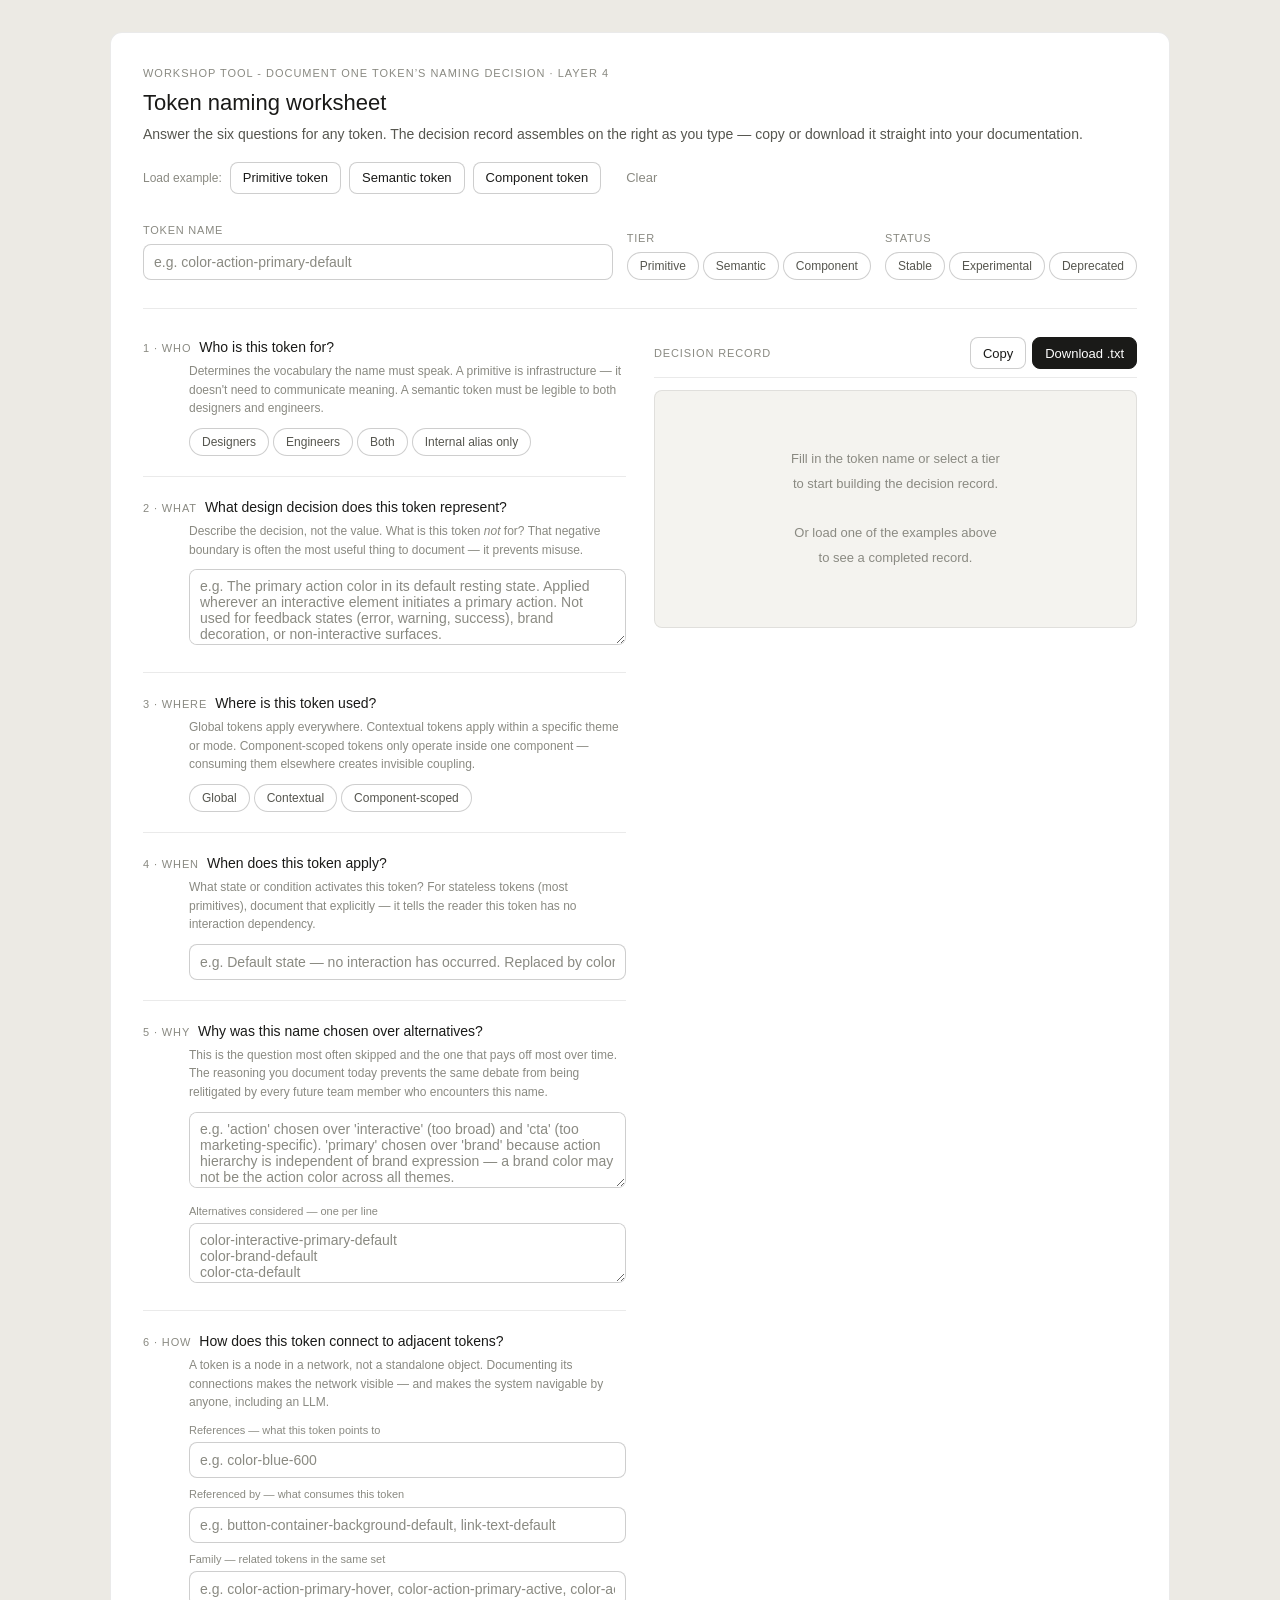
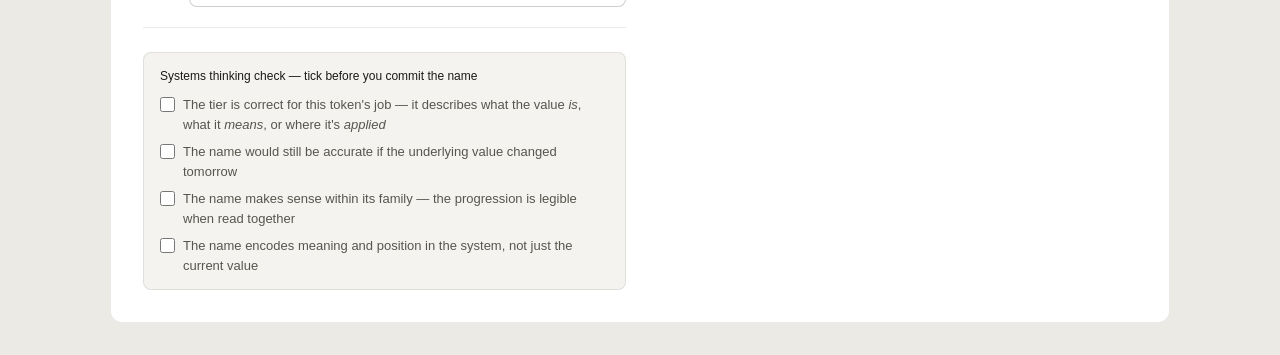
<file: tools/token-naming-worksheet.html>
<!DOCTYPE html>
<html lang="en">
<head>
  <meta charset="UTF-8">
  <meta name="viewport" content="width=device-width, initial-scale=1.0">
  <title>Token Naming Worksheet — Design System Workshop</title>
  <style>
    /* ── Design tokens: light ──────────────────────────────── */
    :root {
      --bg:         #ffffff;
      --bg-2:       #f4f3ef;
      --bg-3:       #eceae4;
      --bg-info:    #e6f1fb;
      --bg-success: #eaf3de;
      --bg-danger:  #fcebeb;
      --tx:         #1a1a18;
      --tx-2:       #56564f;
      --tx-3:       #8a8a82;
      --tx-info:    #185fa5;
      --tx-success: #3b6d11;
      --tx-danger:  #a32d2d;
      --bd-1:       rgba(26,26,24,.09);
      --bd-2:       rgba(26,26,24,.21);
      --bd-3:       rgba(26,26,24,.38);
      --r:          8px;
      --r-lg:       12px;
      --sans: -apple-system, BlinkMacSystemFont, 'Segoe UI', Helvetica, Arial, sans-serif;
      --mono: 'SF Mono','Cascadia Code','Fira Code',Consolas,'Liberation Mono',monospace;
    }

    /* ── Design tokens: dark ───────────────────────────────── */
    @media (prefers-color-scheme: dark) {
      :root {
        --bg:         #1e1e1b;
        --bg-2:       #292926;
        --bg-3:       #323230;
        --bg-info:    #042c53;
        --bg-success: #173404;
        --bg-danger:  #501313;
        --tx:         #f0ede5;
        --tx-2:       #aeaba2;
        --tx-3:       #76736c;
        --tx-info:    #85b7eb;
        --tx-success: #97c459;
        --tx-danger:  #f09595;
        --bd-1:       rgba(240,237,229,.09);
        --bd-2:       rgba(240,237,229,.21);
        --bd-3:       rgba(240,237,229,.38);
      }
    }

    /* ── Reset ─────────────────────────────────────────────── */
    *, *::before, *::after { box-sizing: border-box; margin: 0; padding: 0; }

    body {
      font-family: var(--sans);
      background: var(--bg-3);
      color: var(--tx);
      min-height: 100vh;
      padding: 2rem 1.5rem;
      line-height: 1.5;
    }

    /* ── Base: inputs + textareas ──────────────────────────── */
    input[type="text"], textarea {
      font-family: var(--sans);
      font-size: 14px;
      color: var(--tx);
      background: var(--bg);
      border: 0.5px solid var(--bd-2);
      border-radius: var(--r);
      padding: 8px 10px;
      width: 100%;
      outline: none;
      transition: border-color .12s, box-shadow .12s;
    }
    input[type="text"] { height: 36px; resize: none; }
    textarea { resize: vertical; min-height: 76px; }
    input[type="text"]::placeholder,
    textarea::placeholder { color: var(--tx-3); }
    input[type="text"]:hover, textarea:hover { border-color: var(--bd-3); }
    input[type="text"]:focus, textarea:focus {
      border-color: var(--bd-3);
      box-shadow: 0 0 0 3px rgba(26,26,24,.05);
    }
    @media (prefers-color-scheme: dark) {
      input[type="text"]:focus, textarea:focus {
        box-shadow: 0 0 0 3px rgba(240,237,229,.05);
      }
    }

    /* ── Base: buttons ─────────────────────────────────────── */
    button {
      font-family: var(--sans);
      font-size: 13px;
      font-weight: 400;
      color: var(--tx);
      background: var(--bg);
      border: 0.5px solid var(--bd-2);
      border-radius: var(--r);
      padding: 0 12px;
      height: 32px;
      cursor: pointer;
      white-space: nowrap;
      transition: background .1s, border-color .1s;
    }
    button:hover  { background: var(--bg-2); border-color: var(--bd-3); }
    button:active { transform: scale(.98); }
    .btn-solid {
      background: var(--tx);
      color: var(--bg);
      border-color: var(--tx);
    }
    .btn-solid:hover { opacity: .82; background: var(--tx); }
    .btn-ghost { color: var(--tx-3); border-color: transparent; background: transparent; }
    .btn-ghost:hover { background: var(--bg-2); border-color: var(--bd-2); color: var(--tx); }

    /* ── Page chrome ───────────────────────────────────────── */
    .page {
      max-width: 1060px;
      margin: 0 auto;
      background: var(--bg);
      border: 0.5px solid var(--bd-1);
      border-radius: var(--r-lg);
      padding: 2rem;
    }

    /* ── Header ────────────────────────────────────────────── */
    .hdr          { margin-bottom: 1.75rem; }
    .hdr-eye      { font-size: 11px; font-weight: 500; letter-spacing: .09em; text-transform: uppercase; color: var(--tx-3); margin-bottom: 4px; }
    .hdr-h1       { font-size: 22px; font-weight: 500; margin-bottom: .3rem; }
    .hdr-desc     { font-size: 14px; color: var(--tx-2); line-height: 1.6; margin-bottom: 1rem; }
    .hdr-presets  { display: flex; gap: 8px; align-items: center; flex-wrap: wrap; }
    .hdr-presets > span { font-size: 12px; color: var(--tx-3); }

    /* ── Identity row ──────────────────────────────────────── */
    .identity {
      display: grid;
      grid-template-columns: 2fr auto auto;
      gap: 14px;
      align-items: end;
      margin-bottom: 1.75rem;
      padding-bottom: 1.75rem;
      border-bottom: 0.5px solid var(--bd-1);
    }
    @media (max-width: 700px) { .identity { grid-template-columns: 1fr; } }

    .f-label {
      font-size: 11px;
      font-weight: 500;
      letter-spacing: .07em;
      text-transform: uppercase;
      color: var(--tx-3);
      margin-bottom: 6px;
    }

    /* ── Pill selectors ────────────────────────────────────── */
    .pill-group { display: flex; gap: 4px; flex-wrap: wrap; }
    .pill {
      font-size: 12px;
      padding: 4px 12px;
      border-radius: 20px;
      border: 0.5px solid var(--bd-2);
      color: var(--tx-2);
      background: var(--bg);
      cursor: pointer;
      user-select: none;
      transition: all .1s;
    }
    .pill:hover   { border-color: var(--bd-3); color: var(--tx); }
    .pill.on      { background: var(--tx);    color: var(--bg);  border-color: var(--tx); }
    .pill.on-t1   { background: #185fa5; color: #fff; border-color: #185fa5; }
    .pill.on-t2   { background: #3b6d11; color: #fff; border-color: #3b6d11; }
    .pill.on-t3   { background: #534ab7; color: #fff; border-color: #534ab7; }

    /* ── Two-column layout ─────────────────────────────────── */
    .cols {
      display: grid;
      grid-template-columns: 1fr 1fr;
      gap: 28px;
      align-items: start;
    }
    @media (max-width: 820px) { .cols { grid-template-columns: 1fr; } }

    /* ── Question blocks ───────────────────────────────────── */
    .q-block {
      margin-bottom: 1.25rem;
      padding-bottom: 1.25rem;
      border-bottom: 0.5px solid var(--bd-1);
    }
    .q-block:last-of-type { border-bottom: none; margin-bottom: 0; }

    .q-hdr    { display: flex; align-items: baseline; gap: 8px; margin-bottom: 3px; }
    .q-num    { font-size: 11px; font-weight: 500; letter-spacing: .08em; text-transform: uppercase; color: var(--tx-3); min-width: 38px; flex-shrink: 0; }
    .q-prompt { font-size: 14px; font-weight: 500; color: var(--tx); }
    .q-hint   { font-size: 12px; color: var(--tx-3); line-height: 1.55; margin: 4px 0 10px 46px; }
    .q-body   { padding-left: 46px; }

    /* conditional sub-fields */
    .cond         { margin-top: 8px; display: none; }
    .cond.show    { display: block; }
    .sub-label    { font-size: 11px; color: var(--tx-3); margin-bottom: 4px; }
    .sub-field    { margin-top: 8px; }

    /* ── Systems check ─────────────────────────────────────── */
    .check-block {
      background: var(--bg-2);
      border: 0.5px solid var(--bd-1);
      border-radius: var(--r);
      padding: 14px 16px;
      margin-top: 1.5rem;
    }
    .check-title { font-size: 12px; font-weight: 500; color: var(--tx); margin-bottom: 10px; }
    .check-item {
      display: flex;
      align-items: flex-start;
      gap: 8px;
      margin-bottom: 8px;
      font-size: 13px;
      color: var(--tx-2);
      cursor: pointer;
      line-height: 1.5;
      user-select: none;
    }
    .check-item:last-child { margin-bottom: 0; }
    .check-item input[type="checkbox"] {
      width: 15px; height: 15px;
      margin-top: 2px; flex-shrink: 0;
      cursor: pointer;
      accent-color: var(--tx);
    }
    .check-item.ticked { color: var(--tx-success); }

    /* ── Preview panel ─────────────────────────────────────── */
    .preview-col { position: sticky; top: 1.5rem; }

    .panel-head {
      font-size: 11px;
      font-weight: 500;
      letter-spacing: .08em;
      text-transform: uppercase;
      color: var(--tx-3);
      padding-bottom: 8px;
      border-bottom: 0.5px solid var(--bd-1);
      margin-bottom: 12px;
      display: flex;
      justify-content: space-between;
      align-items: center;
    }
    .panel-btns { display: flex; gap: 6px; }

    .record {
      background: var(--bg-2);
      border: 0.5px solid var(--bd-1);
      border-radius: var(--r);
      padding: 16px;
      max-height: calc(100vh - 160px);
      overflow-y: auto;
    }

    /* record internals */
    .rec-name   { font-family: var(--mono); font-size: 15px; font-weight: 500; color: var(--tx); margin-bottom: 2px; word-break: break-all; }
    .rec-meta   { font-size: 11px; color: var(--tx-3); margin-bottom: 14px; padding-bottom: 12px; border-bottom: 0.5px solid var(--bd-1); }
    .rec-sec    { margin-bottom: 12px; }
    .rec-head   { font-size: 10px; font-weight: 500; letter-spacing: .1em; text-transform: uppercase; color: var(--tx-3); margin-bottom: 4px; }
    .rec-body   { font-size: 12px; color: var(--tx); line-height: 1.65; }
    .rec-sub    { font-size: 11px; color: var(--tx-3); margin-top: 5px; margin-bottom: 2px; }
    .rec-mono   { font-family: var(--mono); font-size: 11px; color: var(--tx-2); word-break: break-all; }
    .rec-alt    { font-size: 11px; font-style: italic; color: var(--tx-3); font-family: var(--mono); }
    .rec-empty  { font-size: 12px; color: var(--tx-3); font-style: italic; }
    .rec-checks { margin-top: 12px; padding-top: 12px; border-top: 0.5px solid var(--bd-1); }
    .ck-row     { font-size: 11px; color: var(--tx-3); margin-bottom: 3px; }
    .ck-row.y   { color: var(--tx-success); }
    .ck-row.y::before  { content: '✓  '; }
    .ck-row:not(.y)::before { content: '○  '; }

    .t1c { color: #185fa5; } .t2c { color: #3b6d11; } .t3c { color: #534ab7; }
    .empty-rec { font-size: 13px; color: var(--tx-3); text-align: center; padding: 2.5rem 1rem; line-height: 1.9; }
  </style>
</head>
<body>

<div class="page">

  <!-- ── Header ─────────────────────────────────────────── -->
  <div class="hdr">
    <p class="hdr-eye">Workshop tool - Document one token’s naming decision · Layer 4</p>
    <h1 class="hdr-h1">Token naming worksheet</h1>
    <p class="hdr-desc">
      Answer the six questions for any token. The decision record assembles
      on the right as you type — copy or download it straight into your documentation.
    </p>
    <div class="hdr-presets">
      <span>Load example:</span>
      <button onclick="loadPreset('primitive')">Primitive token</button>
      <button onclick="loadPreset('semantic')">Semantic token</button>
      <button onclick="loadPreset('component')">Component token</button>
      <button class="btn-ghost" onclick="clearForm()" style="margin-left:4px">Clear</button>
    </div>
  </div>

  <!-- ── Identity row ───────────────────────────────────── -->
  <div class="identity">
    <div>
      <p class="f-label">Token name</p>
      <input type="text" id="f-name" placeholder="e.g. color-action-primary-default" oninput="update()" />
    </div>
    <div>
      <p class="f-label">Tier</p>
      <div class="pill-group" id="tier-pills">
        <span class="pill" data-v="primitive" onclick="selTier(this)">Primitive</span>
        <span class="pill" data-v="semantic"  onclick="selTier(this)">Semantic</span>
        <span class="pill" data-v="component" onclick="selTier(this)">Component</span>
      </div>
    </div>
    <div>
      <p class="f-label">Status</p>
      <div class="pill-group" id="status-pills">
        <span class="pill" data-v="stable"       onclick="selStatus(this)">Stable</span>
        <span class="pill" data-v="experimental" onclick="selStatus(this)">Experimental</span>
        <span class="pill" data-v="deprecated"   onclick="selStatus(this)">Deprecated</span>
      </div>
    </div>
  </div>

  <!-- ── Main columns ───────────────────────────────────── -->
  <div class="cols">

    <!-- LEFT: six questions + check ──────────────────────── -->
    <div>

      <!-- 1 · Who -->
      <div class="q-block">
        <div class="q-hdr">
          <span class="q-num">1 · Who</span>
          <span class="q-prompt">Who is this token for?</span>
        </div>
        <p class="q-hint">Determines the vocabulary the name must speak. A primitive is infrastructure — it doesn't need to communicate meaning. A semantic token must be legible to both designers and engineers.</p>
        <div class="q-body">
          <div class="pill-group" id="who-pills">
            <span class="pill" data-v="Designers"           onclick="togWho(this)">Designers</span>
            <span class="pill" data-v="Engineers"           onclick="togWho(this)">Engineers</span>
            <span class="pill" data-v="Both"                onclick="togWho(this)">Both</span>
            <span class="pill" data-v="Internal alias only" onclick="togWho(this)">Internal alias only</span>
          </div>
        </div>
      </div>

      <!-- 2 · What -->
      <div class="q-block">
        <div class="q-hdr">
          <span class="q-num">2 · What</span>
          <span class="q-prompt">What design decision does this token represent?</span>
        </div>
        <p class="q-hint">Describe the decision, not the value. What is this token <em>not</em> for? That negative boundary is often the most useful thing to document — it prevents misuse.</p>
        <div class="q-body">
          <textarea id="f-what" placeholder="e.g. The primary action color in its default resting state. Applied wherever an interactive element initiates a primary action. Not used for feedback states (error, warning, success), brand decoration, or non-interactive surfaces." oninput="update()"></textarea>
        </div>
      </div>

      <!-- 3 · Where -->
      <div class="q-block">
        <div class="q-hdr">
          <span class="q-num">3 · Where</span>
          <span class="q-prompt">Where is this token used?</span>
        </div>
        <p class="q-hint">Global tokens apply everywhere. Contextual tokens apply within a specific theme or mode. Component-scoped tokens only operate inside one component — consuming them elsewhere creates invisible coupling.</p>
        <div class="q-body">
          <div class="pill-group" id="where-pills">
            <span class="pill" data-v="Global"           onclick="selWhere(this,'global')">Global</span>
            <span class="pill" data-v="Contextual"       onclick="selWhere(this,'contextual')">Contextual</span>
            <span class="pill" data-v="Component-scoped" onclick="selWhere(this,'component')">Component-scoped</span>
          </div>
          <div class="cond" id="cond-ctx">
            <p class="sub-label" style="margin-top:8px">Which theme or mode?</p>
            <input type="text" id="f-where-ctx" placeholder="e.g. dark mode, high contrast, brand-B" oninput="update()" />
          </div>
          <div class="cond" id="cond-comp">
            <p class="sub-label" style="margin-top:8px">Which component?</p>
            <input type="text" id="f-where-comp" placeholder="e.g. button, input, card" oninput="update()" />
          </div>
        </div>
      </div>

      <!-- 4 · When -->
      <div class="q-block">
        <div class="q-hdr">
          <span class="q-num">4 · When</span>
          <span class="q-prompt">When does this token apply?</span>
        </div>
        <p class="q-hint">What state or condition activates this token? For stateless tokens (most primitives), document that explicitly — it tells the reader this token has no interaction dependency.</p>
        <div class="q-body">
          <input type="text" id="f-when" placeholder="e.g. Default state — no interaction has occurred. Replaced by color-action-primary-hover on hover." oninput="update()" />
        </div>
      </div>

      <!-- 5 · Why -->
      <div class="q-block">
        <div class="q-hdr">
          <span class="q-num">5 · Why</span>
          <span class="q-prompt">Why was this name chosen over alternatives?</span>
        </div>
        <p class="q-hint">This is the question most often skipped and the one that pays off most over time. The reasoning you document today prevents the same debate from being relitigated by every future team member who encounters this name.</p>
        <div class="q-body">
          <textarea id="f-why" placeholder="e.g. 'action' chosen over 'interactive' (too broad) and 'cta' (too marketing-specific). 'primary' chosen over 'brand' because action hierarchy is independent of brand expression — a brand color may not be the action color across all themes." oninput="update()"></textarea>
          <div class="sub-field">
            <p class="sub-label">Alternatives considered — one per line</p>
            <textarea id="f-alts" style="min-height:60px" placeholder="color-interactive-primary-default&#10;color-brand-default&#10;color-cta-default" oninput="update()"></textarea>
          </div>
        </div>
      </div>

      <!-- 6 · How -->
      <div class="q-block">
        <div class="q-hdr">
          <span class="q-num">6 · How</span>
          <span class="q-prompt">How does this token connect to adjacent tokens?</span>
        </div>
        <p class="q-hint">A token is a node in a network, not a standalone object. Documenting its connections makes the network visible — and makes the system navigable by anyone, including an LLM.</p>
        <div class="q-body">
          <div class="sub-field" style="margin-top:0">
            <p class="sub-label">References — what this token points to</p>
            <input type="text" id="f-refs" placeholder="e.g. color-blue-600" oninput="update()" />
          </div>
          <div class="sub-field">
            <p class="sub-label">Referenced by — what consumes this token</p>
            <input type="text" id="f-used-by" placeholder="e.g. button-container-background-default, link-text-default" oninput="update()" />
          </div>
          <div class="sub-field">
            <p class="sub-label">Family — related tokens in the same set</p>
            <input type="text" id="f-family" placeholder="e.g. color-action-primary-hover, color-action-primary-active, color-action-primary-disabled" oninput="update()" />
          </div>
        </div>
      </div>

      <!-- Systems thinking check -->
      <div class="check-block">
        <p class="check-title">Systems thinking check — tick before you commit the name</p>
        <label class="check-item" id="chk0"><input type="checkbox" onchange="updateChecks()" /><span>The tier is correct for this token's job — it describes what the value <em>is</em>, what it <em>means</em>, or where it's <em>applied</em></span></label>
        <label class="check-item" id="chk1"><input type="checkbox" onchange="updateChecks()" /><span>The name would still be accurate if the underlying value changed tomorrow</span></label>
        <label class="check-item" id="chk2"><input type="checkbox" onchange="updateChecks()" /><span>The name makes sense within its family — the progression is legible when read together</span></label>
        <label class="check-item" id="chk3"><input type="checkbox" onchange="updateChecks()" /><span>The name encodes meaning and position in the system, not just the current value</span></label>
      </div>

    </div><!-- /form col -->

    <!-- RIGHT: decision record preview ───────────────────── -->
    <div class="preview-col">
      <div class="panel-head">
        <span>Decision record</span>
        <div class="panel-btns">
          <button onclick="copyRecord()">Copy</button>
          <button class="btn-solid" onclick="downloadRecord()">Download .txt</button>
        </div>
      </div>
      <div class="record" id="record">
        <div class="empty-rec">
          Fill in the token name or select a tier<br>to start building the decision record.<br><br>
          Or load one of the examples above<br>to see a completed record.
        </div>
      </div>
    </div>

  </div><!-- /cols -->
</div><!-- /page -->

<script>
  /* ── State object ──────────────────────────────────────── */
  let S = {
    name:'', tier:null, status:null,
    who: new Set(),
    what:'', where:null, whereCtx:'', whereComp:'',
    when:'', why:'', alts:'', refs:'', usedBy:'', family:'',
    checks: [false,false,false,false]
  };

  const TIER_CLS  = { primitive:'on-t1', semantic:'on-t2', component:'on-t3' };
  const TIER_TCLS = { primitive:'t1c',   semantic:'t2c',   component:'t3c'   };
  const CHK_LABELS = [
    "Tier correct for token's job",
    "Name survives a value change",
    "Name makes sense in its family",
    "Name encodes meaning, not just value"
  ];

  /* ── Pill handlers ─────────────────────────────────────── */
  function selTier(el) {
    qsa('#tier-pills .pill', p => p.className = 'pill');
    const v = el.dataset.v;
    el.className = 'pill ' + (TIER_CLS[v] || 'on');
    S.tier = v; update();
  }

  function selStatus(el) {
    qsa('#status-pills .pill', p => p.className = 'pill');
    el.className = 'pill on';
    S.status = el.dataset.v; update();
  }

  function togWho(el) {
    const v = el.dataset.v;
    if (S.who.has(v)) { S.who.delete(v); el.className = 'pill'; }
    else              { S.who.add(v);    el.className = 'pill on'; }
    update();
  }

  function selWhere(el, type) {
    qsa('#where-pills .pill', p => p.className = 'pill');
    el.className = 'pill on';
    S.where = el.dataset.v;
    id('cond-ctx').className  = 'cond' + (type === 'contextual' ? ' show' : '');
    id('cond-comp').className = 'cond' + (type === 'component'  ? ' show' : '');
    update();
  }

  function updateChecks() {
    qsa('.check-block input[type="checkbox"]', (cb, i) => {
      S.checks[i] = cb.checked;
      cb.closest('label').className = 'check-item' + (cb.checked ? ' ticked' : '');
    });
    update();
  }

  /* ── Gather text fields ────────────────────────────────── */
  function gather() {
    S.name      = v('f-name');
    S.what      = v('f-what');
    S.whereCtx  = v('f-where-ctx');
    S.whereComp = v('f-where-comp');
    S.when      = v('f-when');
    S.why       = v('f-why');
    S.alts      = v('f-alts');
    S.refs      = v('f-refs');
    S.usedBy    = v('f-used-by');
    S.family    = v('f-family');
  }

  function update() { gather(); renderRecord(); }

  /* ── Render record ─────────────────────────────────────── */
  function renderRecord() {
    const el = id('record');

    if (!S.name && !S.tier) {
      el.innerHTML = `<div class="empty-rec">Fill in the token name or select a tier<br>to start building the decision record.<br><br>Or load one of the examples above<br>to see a completed record.</div>`;
      return;
    }

    const date    = new Date().toLocaleDateString('en-US', {year:'numeric',month:'long',day:'numeric'});
    const tierLbl = S.tier   ? cap(S.tier)   : '—';
    const statLbl = S.status ? cap(S.status) : '—';
    const tc      = S.tier ? TIER_TCLS[S.tier] : '';
    const whoStr  = S.who.size ? [...S.who].join(', ') : null;

    let whereStr = S.where || null;
    if (S.where === 'Contextual'       && S.whereCtx)  whereStr += ` — ${S.whereCtx}`;
    if (S.where === 'Component-scoped' && S.whereComp) whereStr += ` — ${S.whereComp}`;

    const altsArr = S.alts ? S.alts.split('\n').map(a => a.trim()).filter(Boolean) : [];
    const anyCheck = S.checks.some(Boolean);

    el.innerHTML = `
      <div class="rec-name">${S.name || '(unnamed token)'}</div>
      <div class="rec-meta">
        <span class="${tc}">${tierLbl}</span> · ${statLbl} · ${date}
      </div>

      ${sec('WHO', whoStr
        ? `<div class="rec-body">${esc(whoStr)}</div>`
        : empty())}

      ${sec('WHAT', S.what
        ? `<div class="rec-body">${esc(S.what)}</div>`
        : empty())}

      ${sec('WHERE', whereStr
        ? `<div class="rec-body">${esc(whereStr)}</div>`
        : empty())}

      ${sec('WHEN', S.when
        ? `<div class="rec-body">${esc(S.when)}</div>`
        : empty())}

      ${sec('WHY',
        S.why || altsArr.length ? `
          ${S.why ? `<div class="rec-body">${esc(S.why)}</div>` : ''}
          ${altsArr.length ? `
            <div class="rec-sub">Alternatives considered:</div>
            ${altsArr.map(a => `<div class="rec-alt">&nbsp;· ${esc(a)}</div>`).join('')}
          ` : ''}
        ` : empty()
      )}

      ${sec('HOW',
        S.refs || S.usedBy || S.family ? `
          ${S.refs    ? `<div class="rec-sub">References:</div><div class="rec-body rec-mono">${esc(S.refs)}</div>` : ''}
          ${S.usedBy  ? `<div class="rec-sub" style="margin-top:5px">Referenced by:</div><div class="rec-body rec-mono">${esc(S.usedBy)}</div>` : ''}
          ${S.family  ? `<div class="rec-sub" style="margin-top:5px">Family:</div><div class="rec-body rec-mono">${esc(S.family)}</div>` : ''}
        ` : empty()
      )}

      ${anyCheck ? `
        <div class="rec-checks">
          <div class="rec-head">Systems check</div>
          ${CHK_LABELS.map((l, i) => `<div class="ck-row${S.checks[i] ? ' y' : ''}">${l}</div>`).join('')}
        </div>` : ''}
    `;
  }

  const sec   = (h, b) => `<div class="rec-sec"><div class="rec-head">${h}</div>${b}</div>`;
  const empty = ()     => `<div class="rec-empty">Not specified</div>`;
  const cap   = s      => s.charAt(0).toUpperCase() + s.slice(1);
  const esc   = s      => s.replace(/&/g,'&amp;').replace(/</g,'&lt;').replace(/>/g,'&gt;').replace(/\n/g,'<br>');

  /* ── Plain text build ──────────────────────────────────── */
  function buildText() {
    gather();
    const date    = new Date().toLocaleDateString('en-US', {year:'numeric',month:'long',day:'numeric'});
    const tierLbl = S.tier   ? cap(S.tier)   : '—';
    const statLbl = S.status ? cap(S.status) : '—';
    const whoStr  = S.who.size ? [...S.who].join(', ') : '—';
    let whereStr  = S.where || '—';
    if (S.where === 'Contextual'       && S.whereCtx)  whereStr += ` — ${S.whereCtx}`;
    if (S.where === 'Component-scoped' && S.whereComp) whereStr += ` — ${S.whereComp}`;
    const altsArr = S.alts ? S.alts.split('\n').map(a => a.trim()).filter(Boolean) : [];

    let t = '';
    t += `TOKEN DECISION RECORD\n${'─'.repeat(44)}\n\n`;
    t += `Token:  ${S.name || '(unnamed)'}\n`;
    t += `Tier:   ${tierLbl}\n`;
    t += `Status: ${statLbl}\n`;
    t += `Date:   ${date}\n\n`;
    t += `WHO\n${whoStr}\n\n`;
    t += `WHAT\n${S.what || '—'}\n\n`;
    t += `WHERE\n${whereStr}\n\n`;
    t += `WHEN\n${S.when || '—'}\n\n`;
    t += `WHY\n${S.why || '—'}\n`;
    if (altsArr.length) t += `\nAlternatives considered:\n${altsArr.map(a => `  · ${a}`).join('\n')}\n`;
    t += `\nHOW\n`;
    t += `References:    ${S.refs   || '—'}\n`;
    t += `Referenced by: ${S.usedBy || '—'}\n`;
    t += `Family:        ${S.family || '—'}\n`;
    if (S.checks.some(Boolean)) {
      t += `\nSYSTEMS CHECK\n`;
      CHK_LABELS.forEach((l, i) => t += `${S.checks[i] ? '[✓]' : '[ ]'} ${l}\n`);
    }
    return t;
  }

  async function copyRecord() {
    try { await navigator.clipboard.writeText(buildText()); } catch(e) {}
    const btn = document.querySelector('.panel-btns button');
    const orig = btn.textContent; btn.textContent = 'Copied!';
    setTimeout(() => btn.textContent = orig, 1400);
  }

  function downloadRecord() {
    const text = buildText();
    const slug = (S.name || 'token').replace(/[^a-z0-9\-_]/gi,'-').toLowerCase();
    const blob = new Blob([text], { type: 'text/plain' });
    const a    = Object.assign(document.createElement('a'), {
      href: URL.createObjectURL(blob),
      download: `${slug}-decision-record.txt`
    });
    a.click();
  }

  /* ── Presets ───────────────────────────────────────────── */
  const PRESETS = {
    primitive: {
      name:'color-blue-600', tier:'primitive', status:'stable',
      who:['Internal alias only'], whereType:'global', where:'Global',
      what:'A specific blue value at the 600 step — the darker half of the blue scale. No semantic meaning is assigned at this tier. Stores the raw hex value only. Cannot be used to express intent or context.',
      when:'Stateless — primitives carry no interaction state. The value is always #1D4ED8 regardless of any condition or context.',
      why:"'600' follows the numeric scale convention (100–900). The name uses family prefix (blue) and scale step only — no usage context is encoded at the primitive tier. The hex value was rejected as a name because it breaks the moment the value is adjusted.",
      alts:'blue-dark\nblue-brand\n#1D4ED8\nblue-60',
      refs:'#1D4ED8',
      usedBy:'color-action-primary-default, color-action-primary-hover, color-link-default',
      family:'color-blue-100, color-blue-200, color-blue-300, color-blue-400, color-blue-500, color-blue-700, color-blue-800, color-blue-900'
    },
    semantic: {
      name:'color-action-primary-default', tier:'semantic', status:'stable',
      who:['Both'], whereType:'global', where:'Global',
      what:"The primary action color in its default resting state. Applied wherever an interactive element initiates a primary action — buttons, text links, icon buttons. Not used for feedback states (error, warning, success), brand decoration, or non-interactive surfaces.",
      when:'Default — no interaction has occurred. Replaced by color-action-primary-hover on hover, -active on press, -disabled when the element is non-interactive.',
      why:"'action' chosen over 'interactive' (too broad) and 'cta' (too marketing-specific, not engineering vocabulary). 'primary' chosen over 'brand' because action hierarchy is independent of brand expression — in some themes the brand color is not the action color.",
      alts:'color-interactive-primary-default\ncolor-brand-default\ncolor-cta-default\ncolor-primary',
      refs:'color-blue-600',
      usedBy:'button-container-background-default, link-text-default, icon-button-foreground-default',
      family:'color-action-primary-hover, color-action-primary-active, color-action-primary-focus, color-action-primary-disabled, color-action-secondary-default'
    },
    component: {
      name:'button-container-background-hover', tier:'component', status:'stable',
      who:['Engineers'], whereType:'component', where:'Component-scoped', whereComp:'button',
      what:"The background color of the button's outermost container element when the user's pointer is over it. Scoped to the button component — consuming this token in any other context would create invisible coupling. Part of the button container's full interaction state progression.",
      when:'Hover — pointer device is positioned over the button. Does not apply on touch-only devices. Replaces button-container-background-default.',
      why:"'container' matches the engineering term for the wrapping element and follows the anatomy vocabulary established in Layer 2. 'background' chosen over 'fill' or 'color' for consistency with the property vocabulary. Follows anatomy formula: [component]-[part]-[property]-[state].",
      alts:'button-background-hover\nbutton-fill-hover\nbutton-hover-background\nbtn-bg-hover',
      refs:'color-action-primary-hover',
      usedBy:'(consumed directly by the Button component)',
      family:'button-container-background-default, button-container-background-active, button-container-background-focus, button-container-background-disabled'
    }
  };

  function loadPreset(key) {
    const p = PRESETS[key]; if (!p) return;
    clearForm(false);

    set('f-name',       p.name);
    set('f-what',       p.what);
    set('f-when',       p.when);
    set('f-why',        p.why);
    set('f-alts',       p.alts);
    set('f-refs',       p.refs);
    set('f-used-by',    p.usedBy);
    set('f-family',     p.family);
    set('f-where-comp', p.whereComp  || '');
    set('f-where-ctx',  p.whereCtx   || '');

    S = {
      ...S,
      name: p.name, tier: p.tier, status: p.status,
      who:  new Set(p.who),
      what: p.what, where: p.where,
      whereCtx: p.whereCtx || '', whereComp: p.whereComp || '',
      when: p.when, why: p.why, alts: p.alts,
      refs: p.refs, usedBy: p.usedBy, family: p.family,
      checks: [false,false,false,false]
    };

    // Sync tier pills
    qsa('#tier-pills .pill', pl => {
      pl.className = 'pill' + (pl.dataset.v === p.tier ? ' ' + TIER_CLS[p.tier] : '');
    });
    // Sync status pills
    qsa('#status-pills .pill', pl => {
      pl.className = 'pill' + (pl.dataset.v === p.status ? ' on' : '');
    });
    // Sync who pills
    qsa('#who-pills .pill', pl => {
      pl.className = 'pill' + (p.who.includes(pl.dataset.v) ? ' on' : '');
    });
    // Sync where pills + conditionals
    qsa('#where-pills .pill', pl => {
      pl.className = 'pill' + (pl.dataset.v === p.where ? ' on' : '');
    });
    id('cond-ctx').className  = 'cond' + (p.whereType === 'contextual' ? ' show' : '');
    id('cond-comp').className = 'cond' + (p.whereType === 'component'  ? ' show' : '');

    renderRecord();
  }

  function clearForm(render = true) {
    ['f-name','f-what','f-when','f-why','f-alts','f-refs','f-used-by','f-family','f-where-comp','f-where-ctx']
      .forEach(i => set(i, ''));
    qsa('.pill-group .pill', p => p.className = 'pill');
    qsa('.check-block input[type="checkbox"]', (cb, i) => {
      cb.checked = false;
      cb.closest('label').className = 'check-item';
    });
    id('cond-ctx').className  = 'cond';
    id('cond-comp').className = 'cond';
    S = { name:'',tier:null,status:null,who:new Set(),what:'',where:null,
          whereCtx:'',whereComp:'',when:'',why:'',alts:'',refs:'',usedBy:'',
          family:'',checks:[false,false,false,false] };
    if (render) renderRecord();
  }

  /* ── Helpers ───────────────────────────────────────────── */
  const id  = i   => document.getElementById(i);
  const v   = i   => id(i).value.trim();
  const set = (i, val) => { id(i).value = val; };
  function qsa(sel, fn) {
    document.querySelectorAll(sel).forEach((el, i) => fn(el, i));
  }

  /* ── Init ──────────────────────────────────────────────── */
  renderRecord();
</script>
</body>
</html>
</file>
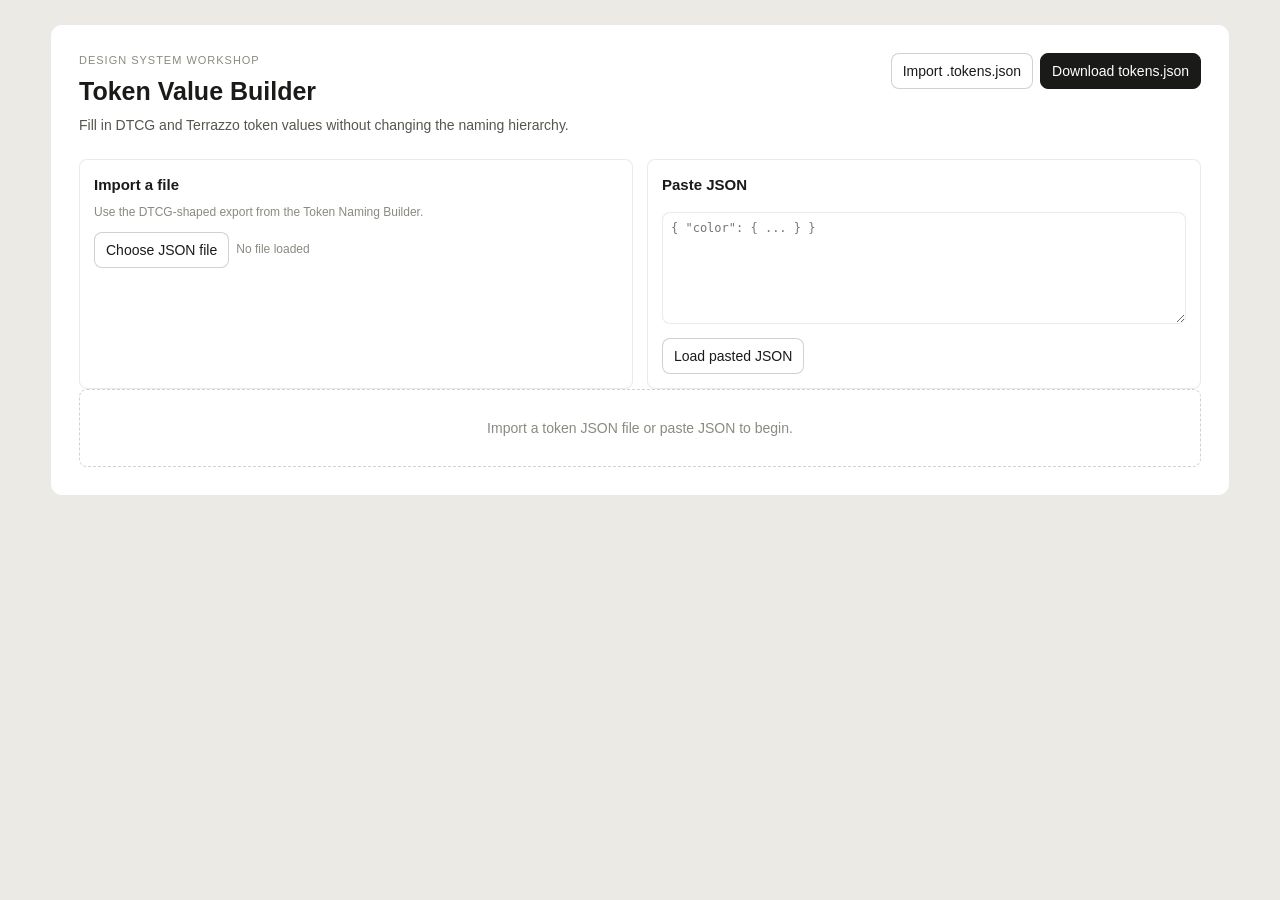
<file: tools/token-value-builder.html>
<!doctype html>
<html lang="en">
  <head>
    <meta charset="utf-8" />
    <meta name="viewport" content="width=device-width,initial-scale=1" />
    <title>Token Value Builder</title>
    <style>
      :root { --bg:#fff; --bg-2:#f4f3ef; --bg-3:#eceae4; --panel:#fff; --tx:#1a1a18; --tx-2:#56564f; --tx-3:#8a8a82; --bd-1:rgba(26,26,24,.09); --bd-2:rgba(26,26,24,.2); --accent:#185fa5; --warn:#9a6400; --bad:#a33d36; --r:8px; --r-lg:12px; --mono:"SF Mono","Cascadia Code","Fira Code",Consolas,monospace; --sans:-apple-system,BlinkMacSystemFont,"Segoe UI",Helvetica,Arial,sans-serif; }
      @media (prefers-color-scheme: dark) { :root { --bg:#1e1e1b; --bg-2:#292926; --bg-3:#323230; --panel:#1e1e1b; --tx:#f0ede5; --tx-2:#aeaba2; --tx-3:#76736c; --bd-1:rgba(240,237,229,.09); --bd-2:rgba(240,237,229,.2); --accent:#85b7eb; --warn:#e5b65c; --bad:#f08a82; } }
      * { box-sizing:border-box; }
      body { margin:0; padding:24px; background:var(--bg-3); color:var(--tx); font:14px/1.45 var(--sans); }
      button,input,select,textarea { font:inherit; color:inherit; }
      button { border:1px solid var(--bd-2); border-radius:var(--r); background:var(--panel); padding:7px 11px; cursor:pointer; }
      button:hover { border-color:var(--accent); background:var(--bg-2); }
      button.primary { background:var(--tx); color:var(--bg); border-color:var(--tx); }
      input,select,textarea { border:1px solid var(--bd-1); border-radius:var(--r); background:var(--panel); padding:7px 8px; }
      input:focus,select:focus,textarea:focus { outline:2px solid #b8d0c4; outline-offset:1px; border-color:var(--accent); }
      textarea { resize:vertical; font-family:var(--mono); font-size:12px; }
      .page { max-width:1180px; margin:0 auto; background:var(--panel); border:1px solid var(--bd-1); border-radius:var(--r-lg); padding:28px; }
      .eyebrow { color:var(--tx-3); font-size:11px; letter-spacing:.09em; text-transform:uppercase; }
      h1 { margin:4px 0 6px; font-size:25px; font-weight:550; }
      h2 { margin:0; font-size:15px; font-weight:600; }
      p { color:var(--tx-2); margin:0; }
      .header { display:flex; justify-content:space-between; gap:20px; align-items:flex-start; margin-bottom:24px; }
      .header-actions,.toolbar,.button-row { display:flex; gap:7px; flex-wrap:wrap; align-items:center; }
      .header-actions { justify-content:flex-end; }
      .panel { border-top:1px solid var(--bd-1); padding-top:18px; margin-top:20px; }
      .import-grid { display:grid; grid-template-columns:1fr 1fr; gap:14px; }
      .import-box { background:var(--bg); border:1px solid var(--bd-1); border-radius:var(--r); padding:14px; }
      .import-box h2 { margin-bottom:8px; }
      .import-box textarea { width:100%; min-height:112px; margin:8px 0; }
      .hint { color:var(--tx-3); font-size:12px; }
      .toolbar { margin:20px 0 12px; }
      .toolbar input { flex:1; min-width:220px; }
      .count { color:var(--tx-3); font-size:12px; margin-left:auto; }
      .token-list { display:grid; gap:9px; }
      .token-card { border:1px solid var(--bd-1); border-radius:var(--r); background:var(--panel); overflow:hidden; }
      .token-head { display:flex; align-items:center; gap:10px; padding:11px 13px; background:var(--bg); }
      .token-path { font-family:var(--mono); font-size:12px; overflow-wrap:anywhere; flex:1; }
      .type-badge { border:1px solid var(--bd-1); border-radius:99px; padding:3px 8px; color:var(--accent); font:11px var(--mono); background:var(--panel); white-space:nowrap; }
      .type-badge.inherited { color:var(--tx-3); }
      .token-body { padding:14px; }
      .field-grid { display:grid; grid-template-columns:repeat(2,minmax(0,1fr)); gap:10px; }
      .field { display:grid; gap:4px; }
      .field.full { grid-column:1/-1; }
      label { color:var(--tx-2); font-size:12px; }
      .field input,.field select { width:100%; }
      .value-mode { display:flex; gap:6px; align-items:center; margin-bottom:9px; }
      .value-mode button { padding:4px 8px; font-size:11px; }
      .value-mode button.active { background:var(--tx); color:var(--bg); border-color:var(--tx); }
      .alias-input { width:100%; font-family:var(--mono); }
      .subvalue { border:1px solid var(--bd-1); border-radius:var(--r); padding:10px; background:var(--bg); }
      .subvalue h3 { margin:0 0 8px; font-size:12px; font-weight:600; }
      .stop-list { display:grid; gap:8px; }
      .stop-row { display:grid; grid-template-columns:1fr 90px auto; gap:7px; align-items:end; }
      .icon-btn { padding:5px 8px; }
      .warning,.error { margin-top:8px; font-size:12px; }
      .warning { color:var(--warn); }.error { color:var(--bad); }
      .empty { padding:28px; text-align:center; color:var(--tx-3); border:1px dashed var(--bd-2); border-radius:var(--r); }
      .preview { width:100%; min-height:260px; margin-top:10px; }
      .hidden { display:none !important; }
      @media(max-width:760px) { body{padding:10px}.page{padding:17px}.header{display:block}.header-actions{justify-content:flex-start;margin-top:14px}.import-grid{grid-template-columns:1fr}.field-grid{grid-template-columns:1fr}.stop-row{grid-template-columns:1fr 80px auto}.count{margin-left:0} }
    </style>
  </head>
  <body>
    <main class="page">
      <header class="header">
        <div><div class="eyebrow">Design System Workshop</div><h1>Token Value Builder</h1><p>Fill in DTCG and Terrazzo token values without changing the naming hierarchy.</p></div>
        <div class="header-actions"><button onclick="document.getElementById('file-input').click()">Import .tokens.json</button><button class="primary" onclick="downloadTokens()">Download tokens.json</button><input id="file-input" class="hidden" type="file" accept=".json,.tokens.json,application/json" onchange="importFile(this.files[0])" /></div>
      </header>

      <section class="import-grid">
        <div class="import-box"><h2>Import a file</h2><p class="hint">Use the DTCG-shaped export from the Token Naming Builder.</p><div class="button-row" style="margin-top:10px"><button onclick="document.getElementById('file-input').click()">Choose JSON file</button><span id="file-name" class="hint">No file loaded</span></div></div>
        <div class="import-box"><h2>Paste JSON</h2><textarea id="paste-input" placeholder="{ &quot;color&quot;: { ... } }"></textarea><div class="button-row"><button onclick="importPaste()">Load pasted JSON</button><span id="import-message" class="hint"></span></div></div>
      </section>

      <section id="editor" class="hidden">
        <div class="toolbar"><input id="search" type="search" placeholder="Search token paths…" oninput="renderTokens()" /><select id="type-filter" onchange="renderTokens()"><option value="">All token types</option></select><span id="token-count" class="count"></span></div>
        <div id="token-list" class="token-list"></div>
      </section>
      <section id="empty-state" class="empty">Import a token JSON file or paste JSON to begin.</section>

      <section id="raw-panel" class="panel hidden"><h2>JSON preview</h2><p class="hint">The imported tree is preserved, including groups and metadata not edited here.</p><textarea id="json-preview" class="preview" readonly></textarea></section>
    </main>
    <script>
      const EXTENSION_TYPES = new Set(["link", "boolean", "string"]);
      const TYPES = ["color", "dimension", "fontFamily", "fontWeight", "duration", "cubicBezier", "number", "link", "boolean", "string", "strokeStyle", "border", "transition", "shadow", "gradient", "typography"];
      const COMPOSITE_TYPES = new Set(["strokeStyle", "border", "transition", "shadow", "gradient", "typography"]);
      let documentValue = null;
      let leaves = [];

      const $ = (id) => document.getElementById(id);
      const esc = (v) => String(v ?? "").replace(/[&<>\"']/g, (c) => ({"&":"&amp;","<":"&lt;",">":"&gt;","\"":"&quot;","'":"&#39;"}[c]));
      const isObject = (v) => v && typeof v === "object" && !Array.isArray(v);
      const isAlias = (v) => typeof v === "string" && /^\{[^{}]+\}$/.test(v.trim());
      const pathText = (path) => path.join(".");

      function parseJson(text) {
        const value = JSON.parse(text);
        if (!isObject(value)) throw new Error("Expected a JSON object at the root.");
        return value;
      }
      function importPaste() { try { loadDocument(parseJson($("paste-input").value)); showMessage("JSON loaded.", false); } catch (e) { showMessage(e.message, true); } }
      async function importFile(file) { if (!file) return; try { loadDocument(parseJson(await file.text())); $("file-name").textContent = file.name; showMessage("File loaded.", false); } catch (e) { showMessage(e.message, true); } }
      function showMessage(text, bad) { const el = $("import-message"); el.textContent = text; el.className = bad ? "error" : "hint"; }

      function flatten(node, path = [], inheritedType = "", inheritedTypePath = null) {
        if (!isObject(node)) return;
        const ownType = typeof node.$type === "string" ? node.$type : "";
        const effectiveType = ownType || inheritedType;
        const typePath = ownType ? path.slice() : inheritedTypePath;
        if (Object.prototype.hasOwnProperty.call(node, "$value")) {
          leaves.push({ path: path.slice(), node, type: effectiveType, ownType: !!ownType, typePath });
          return;
        }
        Object.keys(node).forEach((key) => { if (!key.startsWith("$")) flatten(node[key], [...path, key], effectiveType, typePath); });
      }
      function rebuildLeaves() { leaves = []; flatten(documentValue); }
      function loadDocument(value) { documentValue = structuredClone(value); rebuildLeaves(); populateTypeFilter(); $("editor").classList.remove("hidden"); $("empty-state").classList.add("hidden"); $("raw-panel").classList.remove("hidden"); renderTokens(); renderPreview(); }
      function populateTypeFilter() { const types = [...new Set(leaves.map((x) => x.type).filter(Boolean))].sort(); $("type-filter").innerHTML = '<option value="">All token types</option>' + types.map((t) => `<option value="${esc(t)}">${esc(t)}</option>`).join(""); }
      function renderTokens() {
        const q = $("search").value.trim().toLowerCase(); const filter = $("type-filter").value;
        const visible = leaves.filter((leaf) => (!q || pathText(leaf.path).toLowerCase().includes(q)) && (!filter || leaf.type === filter));
        $("token-count").textContent = `${visible.length} of ${leaves.length} token${leaves.length === 1 ? "" : "s"}`;
        $("token-list").innerHTML = visible.length ? visible.map(renderToken).join("") : '<div class="empty">No matching tokens.</div>';
      }
      function renderToken(leaf) {
        const id = keyFor(leaf.path); const badge = leaf.type ? `${esc(leaf.type)}${leaf.ownType ? "" : " · inherited"}` : "untyped";
        const error = validationFor(leaf);
        return `<article class="token-card"><div class="token-head"><div class="token-path">${esc(pathText(leaf.path))}</div><span class="type-badge${leaf.ownType ? "" : " inherited"}">${badge}</span></div><div class="token-body">${editorFor(leaf, id)}${error ? `<div class="error">${esc(error)}</div>` : ""}</div></article>`;
      }
      function keyFor(path) { return "token-" + path.map((x) => encodeURIComponent(x)).join("-"); }
      function valueMode(value, id, literalHtml) {
        if (isAlias(value)) return `<div class="value-mode"><button onclick="setAliasMode('${id}',false)">Literal</button><button class="active" onclick="setAliasMode('${id}',true)">Alias</button></div><input class="alias-input" value="${esc(value)}" onchange="setAlias('${id}',this.value)" />`;
        return `<div class="value-mode"><button class="active" onclick="setAliasMode('${id}',false)">Literal</button><button onclick="setAliasMode('${id}',true)">Alias</button></div>${literalHtml}`;
      }
      function editorFor(leaf, id) {
        if (!TYPES.includes(leaf.type)) return rawEditor(leaf, id, "No specialized editor is available for this token type.");
        if (!leaf.type) return rawEditor(leaf, id, "This token has no effective type.");
        if (COMPOSITE_TYPES.has(leaf.type)) return compositeEditor(leaf, id);
        return valueMode(leaf.node.$value, id, simpleEditor(leaf.type, leaf.node.$value, id));
      }
      function simpleEditor(type, value, id) {
        if (type === "boolean") return `<select onchange="setValue('${id}',this.value === 'true')"><option value="true" ${value === true ? "selected" : ""}>true</option><option value="false" ${value === false ? "selected" : ""}>false</option></select>`;
        if (type === "number") return `<input type="number" step="any" value="${typeof value === "number" ? esc(value) : ""}" onchange="setValue('${id}',parseNumber(this.value))" />`;
        if (type === "fontWeight") return `<input value="${esc(value)}" placeholder="400 or bold" onchange="setValue('${id}',parseWeight(this.value))" />`;
        if (type === "fontFamily") return `<input value="${esc(Array.isArray(value) ? value.join(", ") : value)}" placeholder="Inter, sans-serif" onchange="setValue('${id}',parseFamily(this.value))" />`;
        if (type === "cubicBezier") return `<input value="${esc(Array.isArray(value) ? value.join(", ") : "")}" placeholder="0.25, 0.1, 0.25, 1" onchange="setValue('${id}',parseNumbers(this.value,4))" />`;
        if (type === "color") return colorEditor(value, id);
        if (type === "strokeStyle") return strokeEditor(value, id);
        return `<input value="${esc(value)}" placeholder="${type === "duration" ? "150ms" : type === "dimension" ? "1rem" : "https://…"}" onchange="setValue('${id}',this.value)" />`;
      }
      function colorEditor(value, id) {
        const v = isObject(value) ? value : {}; const comps = Array.isArray(v.components) ? v.components.join(", ") : "";
        return `<div class="field-grid"><div class="field"><label>Color space</label><select onchange="setColorSpace('${id}',this.value)"><option value="srgb" ${v.colorSpace === "srgb" || !v.colorSpace ? "selected" : ""}>srgb</option><option value="oklab" ${v.colorSpace === "oklab" ? "selected" : ""}>oklab</option><option value="oklch" ${v.colorSpace === "oklch" ? "selected" : ""}>oklch</option></select></div><div class="field"><label>Components</label><input value="${esc(comps)}" placeholder="0.2, 0.4, 0.8" onchange="setColorComponents('${id}',this.value)" /></div><div class="field"><label>Alpha (optional)</label><input type="number" min="0" max="1" step="any" value="${esc(v.alpha ?? 1)}" onchange="setColorAlpha('${id}',this.value)" /></div><div class="field"><label>Hex convenience (sRGB)</label><input value="${esc(v.hex || (typeof value === "string" ? value : ""))}" placeholder="#3366ff" onchange="setColorHex('${id}',this.value)" /></div></div>`;
      }
      function strokeEditor(value, id) { const options = ["solid","dashed","dotted","double","groove","ridge","outset","inset"]; if (typeof value === "string" || value == null) return `<select onchange="setValue('${id}',this.value)">${options.map((x) => `<option ${x === value ? "selected" : ""}>${x}</option>`).join("")}</select>`; return `<div class="field-grid"><div class="field"><label>Line cap</label><select onchange="setObjectField('${id}','lineCap',this.value)">${["round","butt","square"].map((x) => `<option ${x === value.lineCap ? "selected" : ""}>${x}</option>`).join("")}</select></div><div class="field"><label>Dash array (dimensions)</label><input value="${esc((value.dashArray || []).join(", "))}" onchange="setObjectArray('${id}','dashArray',this.value)" /></div></div>`; }
      function compositeEditor(leaf, id) {
        const v = isObject(leaf.node.$value) ? leaf.node.$value : {};
        const fields = { border:["color","width","style"], transition:["duration","delay","timingFunction"], shadow:["offsetX","offsetY","blur","spread","color"], typography:["fontFamily","fontSize","fontStyle","fontWeight","letterSpacing","lineHeight","textTransform"] };
        if (leaf.type === "gradient") return gradientEditor(v, id);
        return `<div class="field-grid">${(fields[leaf.type] || []).map((field) => `<div class="field"><label>${field}${["delay","spread","fontStyle","letterSpacing","textTransform"].includes(field) ? " (optional)" : ""}</label>${compositeField(leaf.type, field, v[field], id)}</div>`).join("")}</div><div class="hint" style="margin-top:8px">Required fields are validated when exporting.</div>`;
      }
      function compositeField(type, field, value, id) { if (field === "color") return nestedColorEditor(value, id, field); if (field === "timingFunction") return `<input value="${esc(Array.isArray(value) ? value.join(", ") : value)}" placeholder="0.25, 0.1, 0.25, 1" onchange="setObjectArray('${id}','${field}',this.value)" />`; if (field === "fontFamily") return `<input value="${esc(Array.isArray(value) ? value.join(", ") : value)}" onchange="setObjectField('${id}','${field}',parseFamily(this.value))" />`; if (field === "fontWeight") return `<input value="${esc(value)}" onchange="setObjectField('${id}','${field}',parseWeight(this.value))" />`; if (["fontSize","lineHeight","letterSpacing","offsetX","offsetY","blur","spread","width","duration","delay"].includes(field)) return `<input value="${esc(value)}" placeholder="${field === "lineHeight" ? "1.5" : "1rem"}" onchange="setObjectField('${id}','${field}',this.value)" />`; return `<input value="${esc(value)}" onchange="setObjectField('${id}','${field}',this.value)" />`; }
      function nestedColorEditor(value, id, field) { if (isAlias(value) || typeof value === "string") return `<input value="${esc(value)}" placeholder="{color.blue} or #3366ff" onchange="setObjectField('${id}','${field}',this.value)" />`; const v = isObject(value) ? value : {}; return `<div class="subvalue"><div class="field-grid"><div class="field"><label>Color space</label><select onchange="setNestedColorField('${id}','${field}','colorSpace',this.value)"><option value="srgb" ${v.colorSpace === "srgb" || !v.colorSpace ? "selected" : ""}>srgb</option><option value="oklab" ${v.colorSpace === "oklab" ? "selected" : ""}>oklab</option><option value="oklch" ${v.colorSpace === "oklch" ? "selected" : ""}>oklch</option></select></div><div class="field"><label>Components</label><input value="${esc((v.components || []).join(", "))}" onchange="setNestedColorField('${id}','${field}','components',parseNumbers(this.value,3))" /></div></div></div>`; }
      function gradientEditor(value, id) { const stops = Array.isArray(value) ? value : []; return `<div class="stop-list">${stops.map((stop, i) => `<div class="stop-row"><div class="field"><label>Color stop ${i + 1}</label><input value="${esc(stop.color)}" placeholder="{color.blue}" onchange="setGradientField('${id}',${i},'color',this.value)" /></div><div class="field"><label>Position</label><input type="number" min="0" max="1" step="any" value="${esc(stop.position)}" onchange="setGradientField('${id}',${i},'position',parseNumber(this.value))" /></div><button class="icon-btn" onclick="removeStop('${id}',${i})" title="Remove stop">✕</button></div>`).join("")}</div><button style="margin-top:9px" onclick="addStop('${id}')">+ Add color stop</button>`; }
      function rawEditor(leaf, id, message) { return `<div class="warning">${esc(message)}</div><textarea style="width:100%;min-height:90px" onchange="setRawValue('${id}',this.value)">${esc(JSON.stringify(leaf.node.$value, null, 2))}</textarea>`; }

      function findLeaf(id) { return leaves.find((x) => keyFor(x.path) === id); }
      function mutate(id, fn) { const leaf = findLeaf(id); if (!leaf) return; fn(leaf.node); rebuildLeaves(); renderTokens(); renderPreview(); }
      function setValue(id, value) { mutate(id, (node) => { node.$value = value; }); }
      function setAlias(id, value) { if (!isAlias(value)) return alert("Alias must look like {color.blue.500}."); setValue(id, value.trim()); }
      function setAliasMode(id, alias) { const leaf = findLeaf(id); if (!leaf) return; if (alias) { const ref = prompt("Token path", "{color.blue}"); if (ref && isAlias(ref)) setAlias(id, ref); } else if (isAlias(leaf.node.$value)) { alert("Enter a literal value in the editor after switching from alias mode."); } }
      function parseNumber(v) { const n = Number(v); return Number.isFinite(n) ? n : v; }
      function parseNumbers(v, count) { const out = v.split(",").map(Number); return out.length === count && out.every(Number.isFinite) ? out : v; }
      function parseWeight(v) { const n = Number(v); return Number.isFinite(n) && v.trim() !== "" ? n : v.trim(); }
      function parseFamily(v) { const out = v.split(",").map((x) => x.trim()).filter(Boolean); return out.length > 1 ? out : out[0] || ""; }
      function setColorSpace(id, space) { mutate(id, (n) => { const v = isObject(n.$value) ? n.$value : {}; v.colorSpace = space; v.components = v.components || (space === "srgb" ? [0,0,0] : [0,0,0]); n.$value = v; }); }
      function setColorComponents(id, text) { mutate(id, (n) => { const v = isObject(n.$value) ? n.$value : { colorSpace:"srgb" }; v.components = parseNumbers(text, 3); n.$value = v; }); }
      function setColorAlpha(id, text) { mutate(id, (n) => { const v = isObject(n.$value) ? n.$value : { colorSpace:"srgb", components:[0,0,0] }; v.alpha = parseNumber(text); n.$value = v; }); }
      function setColorHex(id, text) { mutate(id, (n) => { const v = isObject(n.$value) ? n.$value : { colorSpace:"srgb", components:[0,0,0] }; v.hex = text.trim(); if (!v.colorSpace) v.colorSpace = "srgb"; n.$value = v; }); }
      function setObjectField(id, field, value) { mutate(id, (n) => { const v = isObject(n.$value) ? n.$value : {}; if (value === "") delete v[field]; else v[field] = value; n.$value = v; }); }
      function setNestedColorField(id, field, key, value) { mutate(id, (n) => { const object = isObject(n.$value) ? n.$value : {}; const color = isObject(object[field]) ? object[field] : { colorSpace:"srgb", components:[0,0,0] }; color[key] = value; object[field] = color; n.$value = object; }); }
      function setObjectArray(id, field, text) { if (!text.trim()) return setObjectField(id, field, ""); setObjectField(id, field, parseNumbers(text, field === "timingFunction" ? 4 : text.split(",").length)); }
      function setGradientField(id, index, field, value) { mutate(id, (n) => { if (!Array.isArray(n.$value)) n.$value = []; n.$value[index] = { ...(n.$value[index] || {}), [field]: value }; }); }
      function addStop(id) { mutate(id, (n) => { if (!Array.isArray(n.$value)) n.$value = []; n.$value.push({ color:"", position:n.$value.length ? 1 : 0 }); }); }
      function removeStop(id, index) { mutate(id, (n) => { if (Array.isArray(n.$value)) n.$value.splice(index, 1); }); }
      function setRawValue(id, text) { try { setValue(id, JSON.parse(text)); } catch (e) { alert("Value must be valid JSON."); } }
      function renderPreview() { $("json-preview").value = documentValue ? JSON.stringify(documentValue, null, 2) : ""; }
      function allowsAlias(value) { return isAlias(value); }
      function validationFor(leaf) {
        const v = leaf.node.$value; if (allowsAlias(v)) return ""; if (!leaf.type) return "";
        if (leaf.type === "boolean") return typeof v === "boolean" ? "" : "Expected true or false.";
        if (leaf.type === "number") return typeof v === "number" && Number.isFinite(v) ? "" : "Expected a number.";
        if (leaf.type === "cubicBezier") return Array.isArray(v) && v.length === 4 && v.every((x) => typeof x === "number" && Number.isFinite(x)) ? "" : "Expected four numbers.";
        if (["dimension","duration","fontFamily","fontWeight","link","string"].includes(leaf.type)) return v !== "" && v != null && (!Array.isArray(v) || v.length) ? "" : "Value is required.";
        if (leaf.type === "color") return isObject(v) && v.colorSpace && Array.isArray(v.components) && v.components.length === 3 ? "" : "Expected a color object with colorSpace and three components.";
        if (leaf.type === "strokeStyle") return typeof v === "string" && ["solid","dashed","dotted","double","groove","ridge","outset","inset"].includes(v) || isObject(v) && v.lineCap && Array.isArray(v.dashArray) ? "" : "Expected a stroke style.";
        if (leaf.type === "border") return v && v.color && v.width && v.style ? "" : "Border requires color, width, and style.";
        if (leaf.type === "transition") return v && v.duration && v.timingFunction ? "" : "Transition requires duration and timingFunction.";
        if (leaf.type === "shadow") return v && v.color ? "" : "Shadow requires color.";
        if (leaf.type === "gradient") return Array.isArray(v) && v.length > 0 && v.every((stop) => stop && stop.color != null && typeof stop.position === "number") ? "" : "Gradient requires color stops with numeric positions.";
        if (leaf.type === "typography") return isObject(v) && Object.keys(v).length ? "" : "Typography requires at least one property.";
        return "";
      }
      function downloadTokens() { if (!documentValue) return alert("Import tokens before downloading."); const errors = leaves.map((leaf) => validationFor(leaf) ? `${pathText(leaf.path)}: ${validationFor(leaf)}` : "").filter(Boolean); if (errors.length) return alert(`Complete required values before exporting:\n\n${errors.slice(0, 12).join("\n")}${errors.length > 12 ? `\n…and ${errors.length - 12} more.` : ""}`); const blob = new Blob([JSON.stringify(documentValue, null, 2) + "\n"], {type:"application/json"}); const url = URL.createObjectURL(blob); const a = Object.assign(document.createElement("a"), {href:url, download:"tokens.json"}); a.click(); URL.revokeObjectURL(url); }
    </script>
  </body>
</html>
</file>
